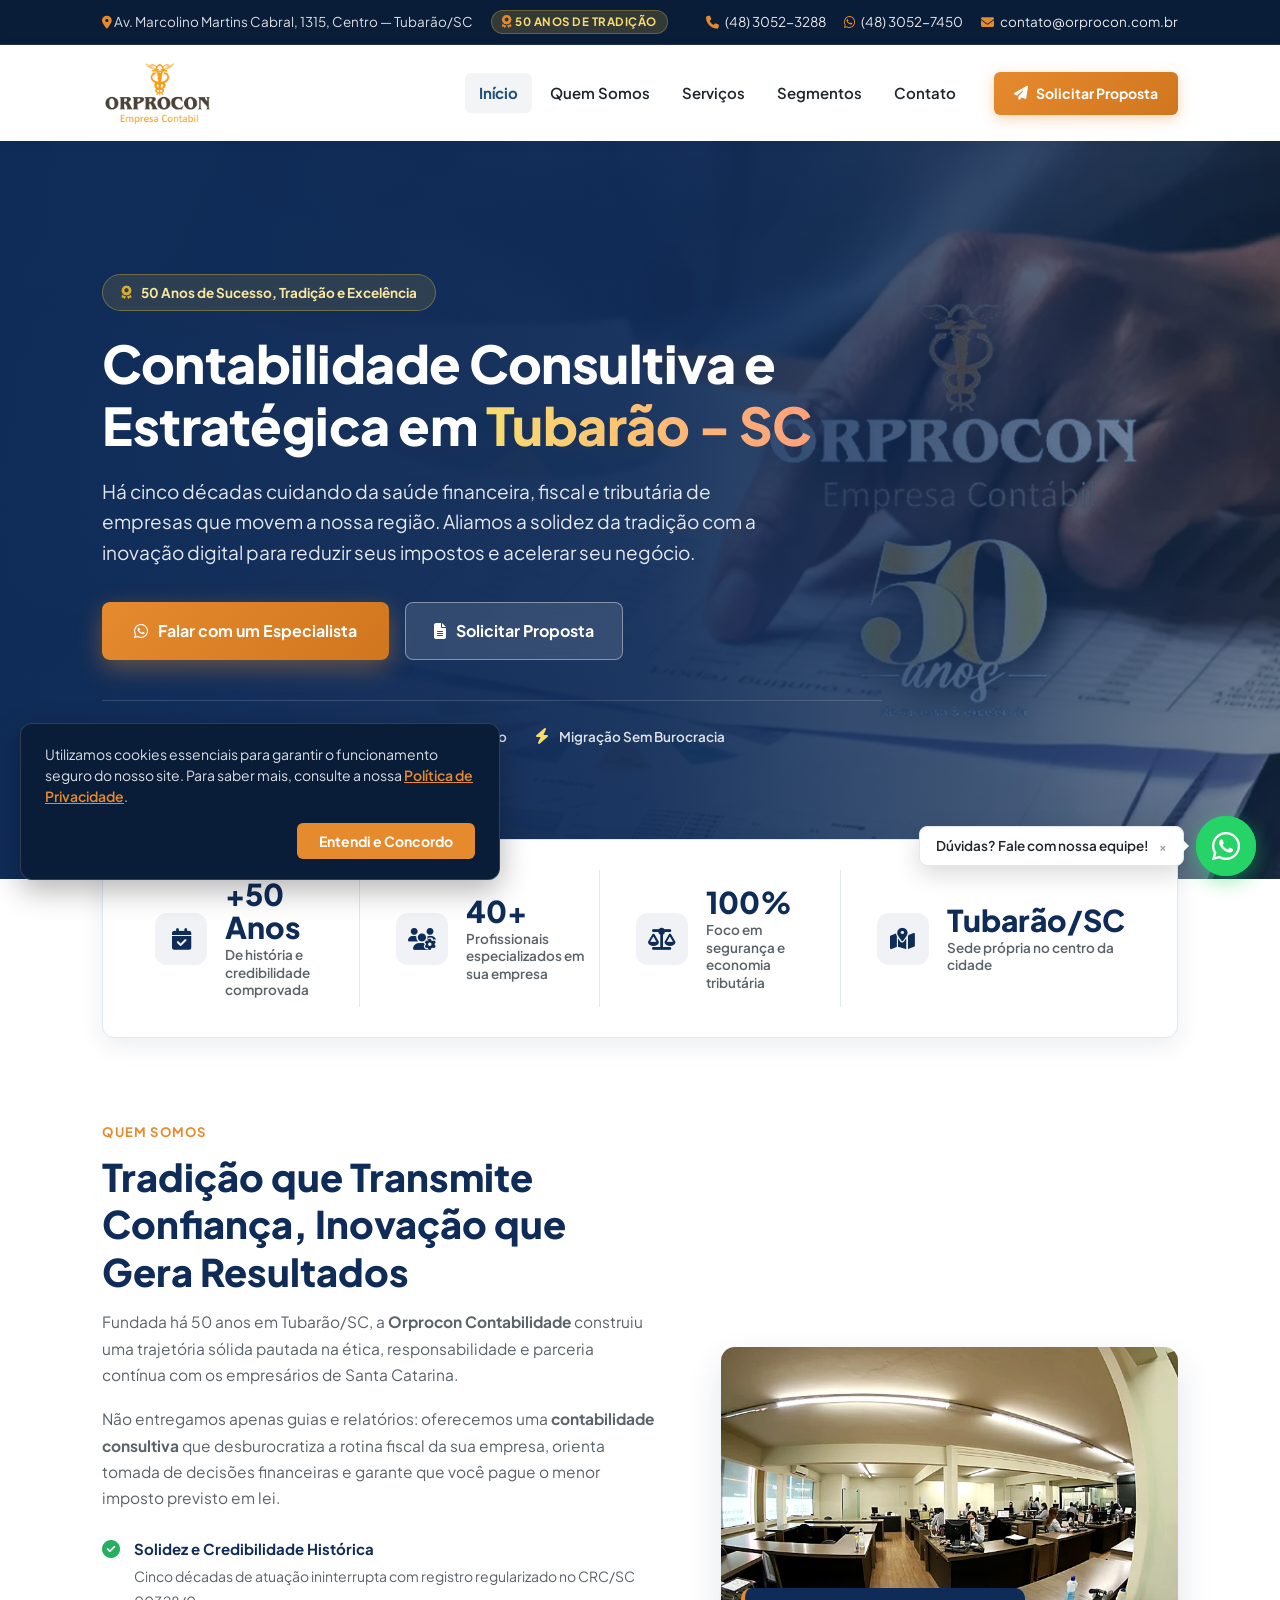
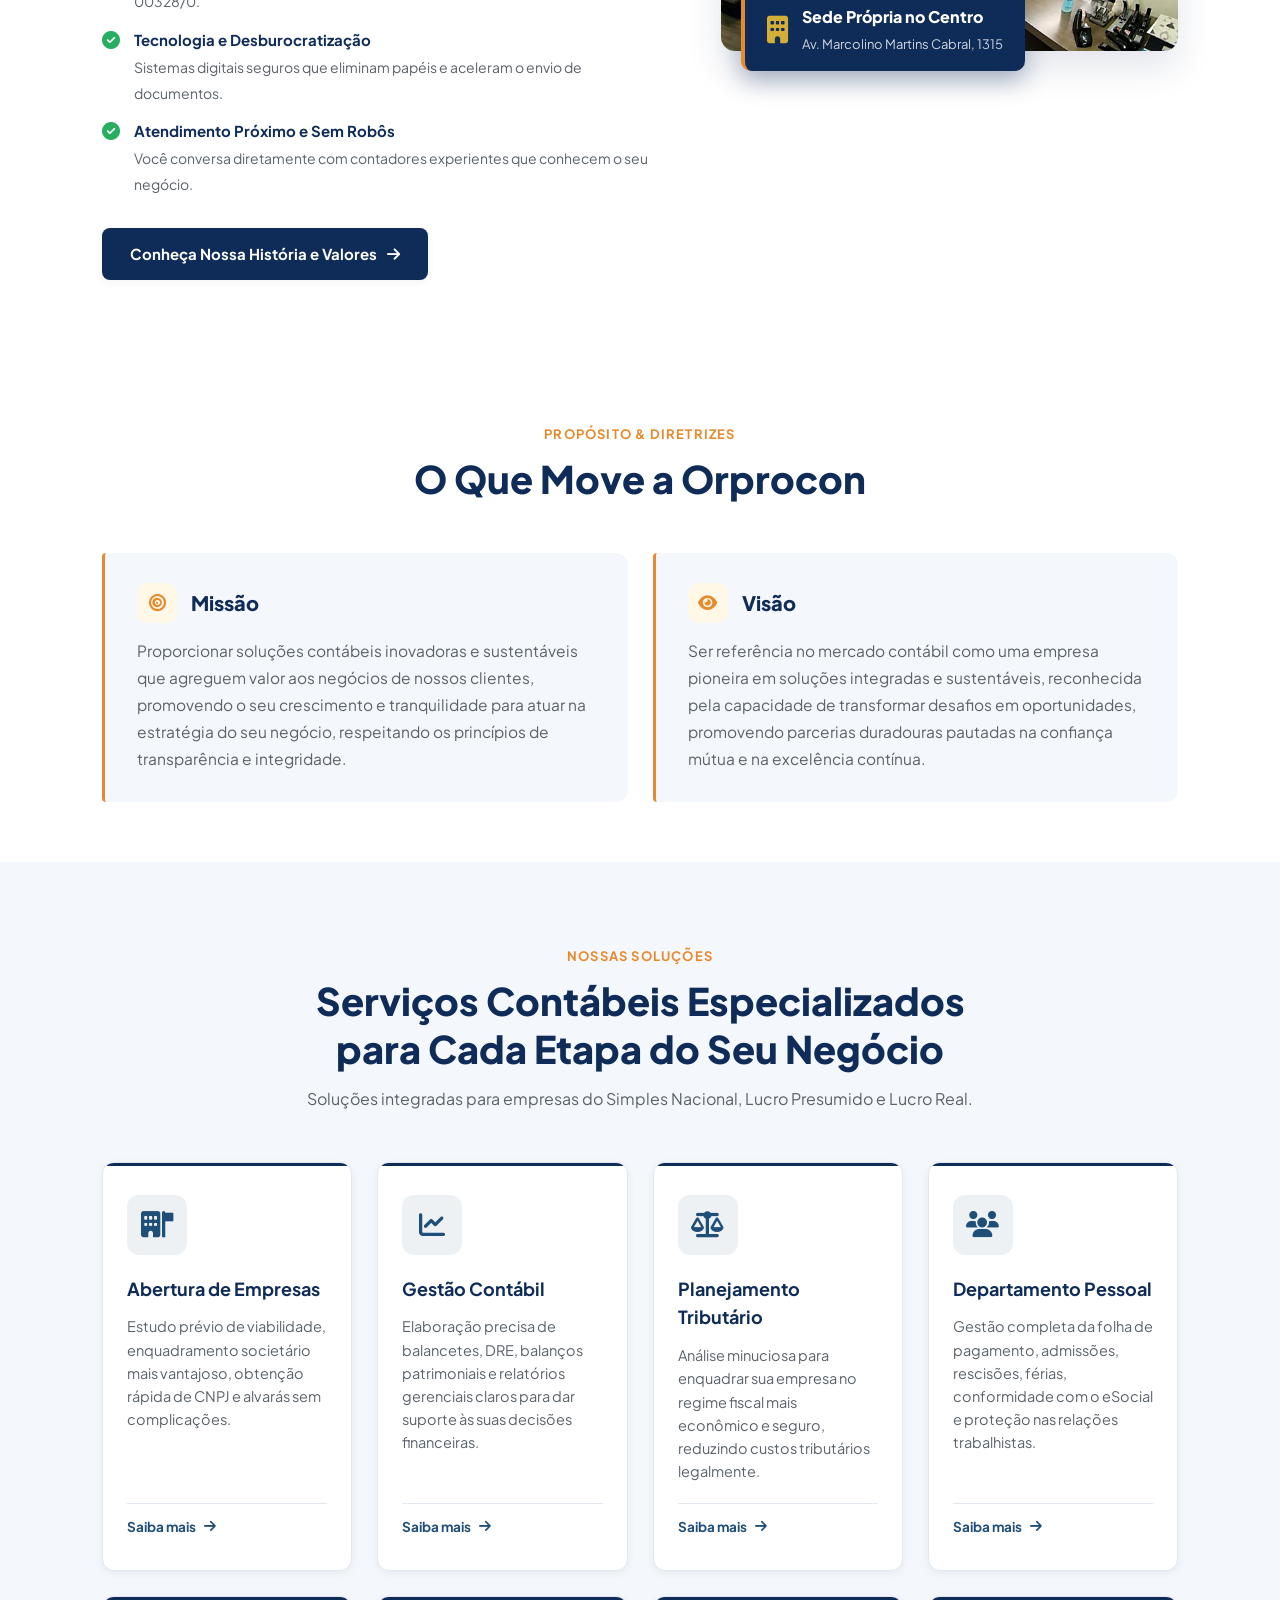
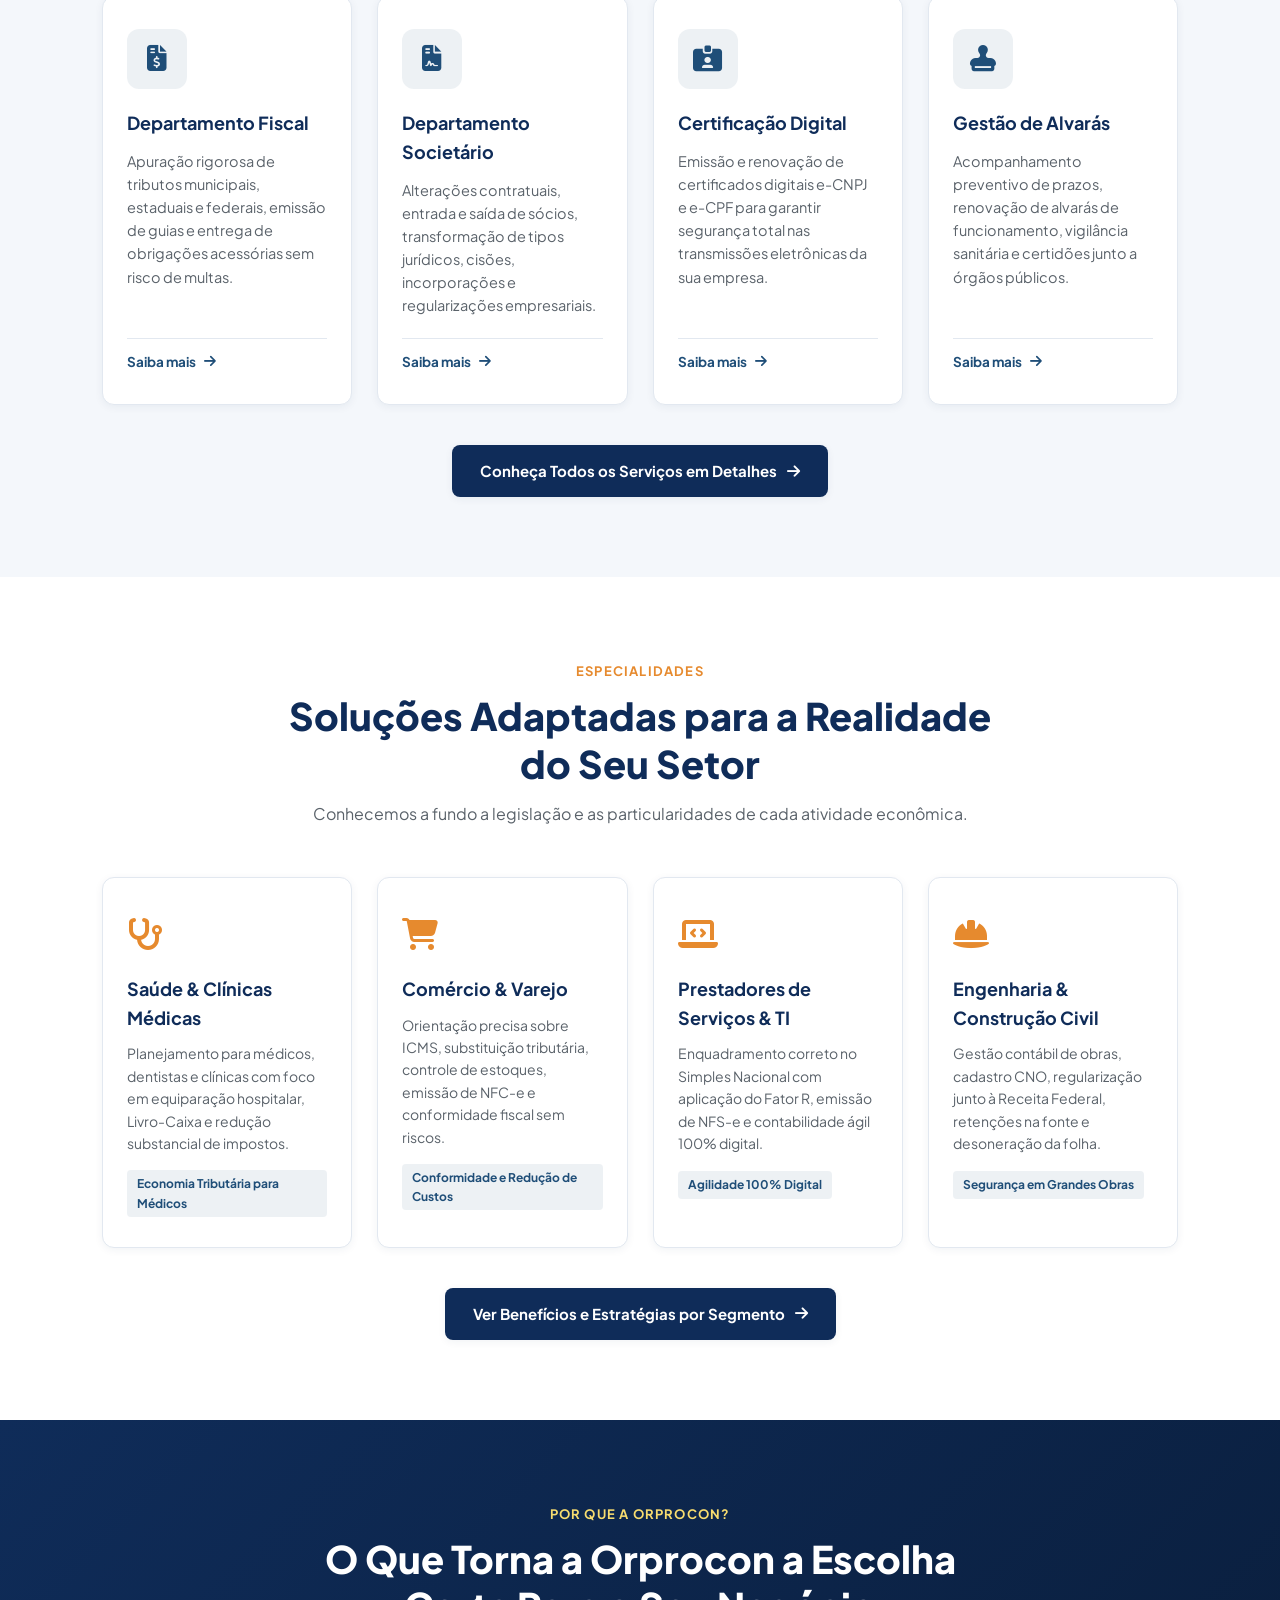
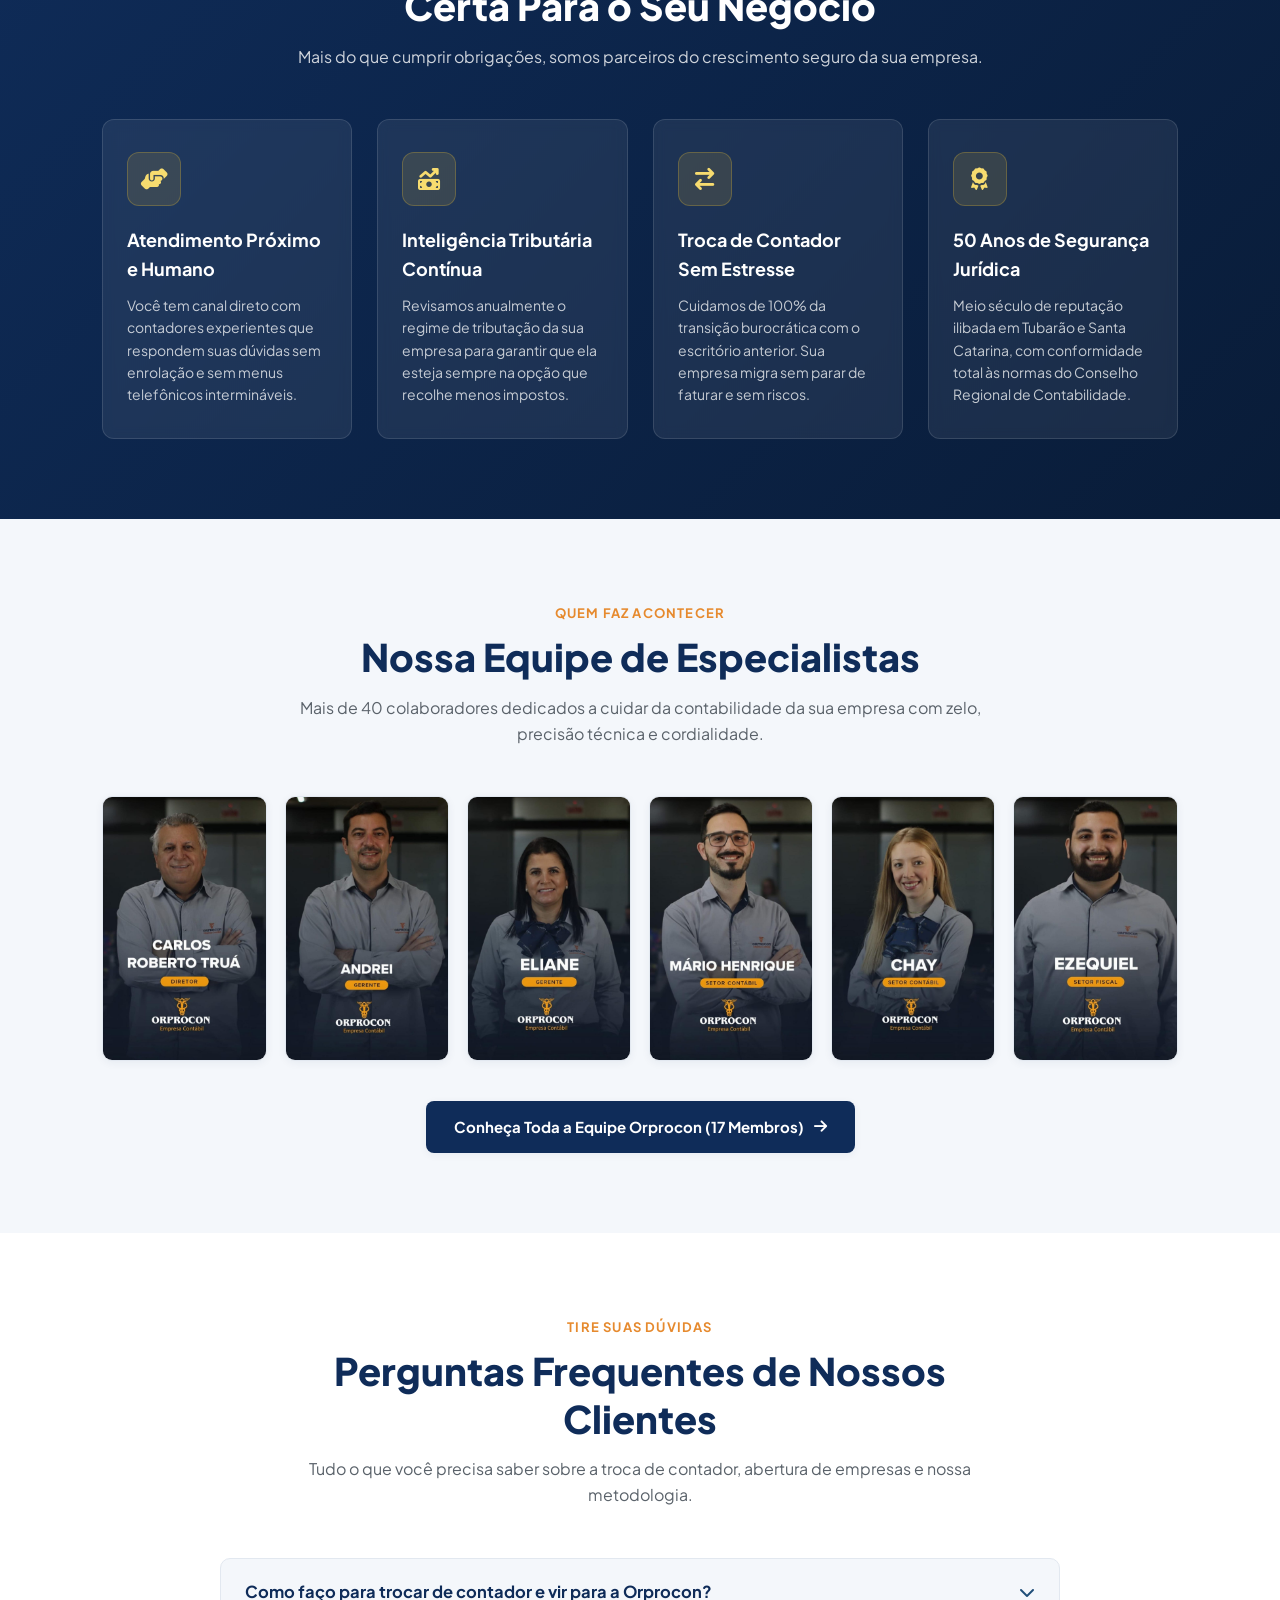
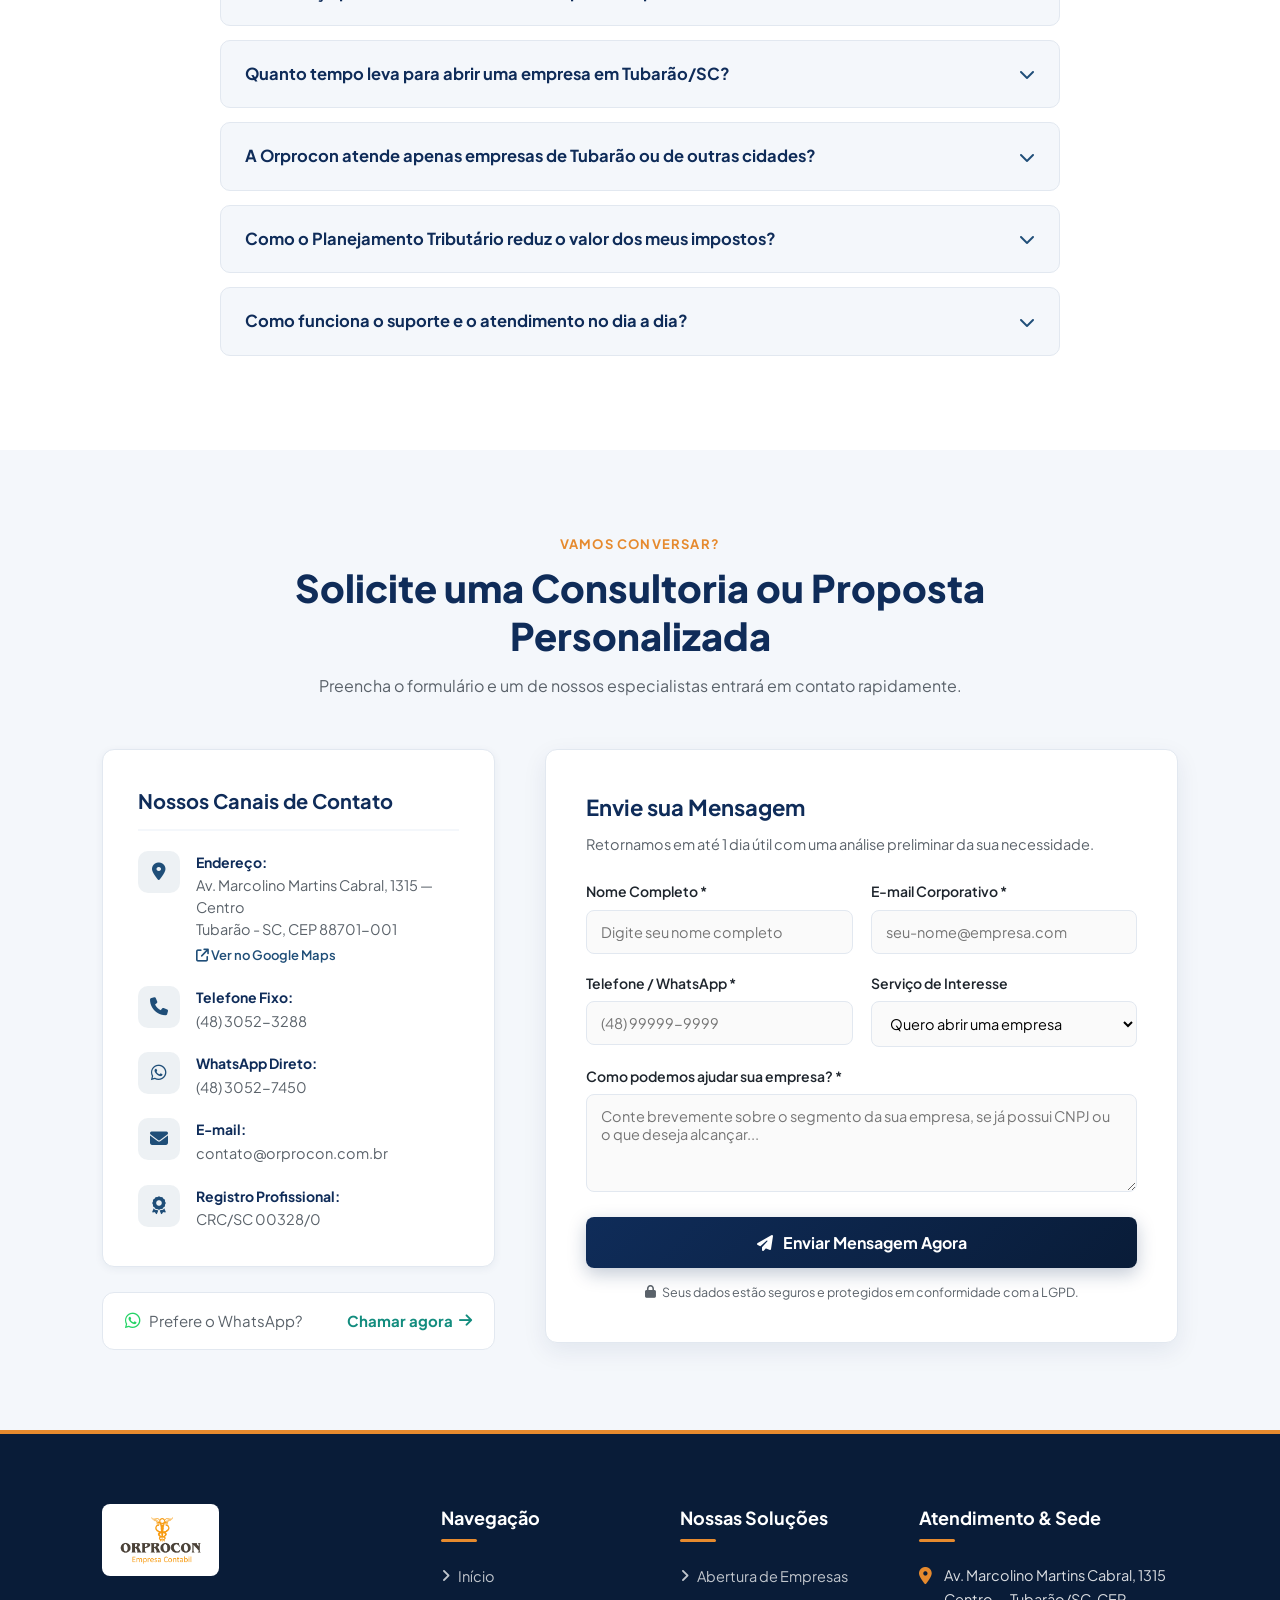
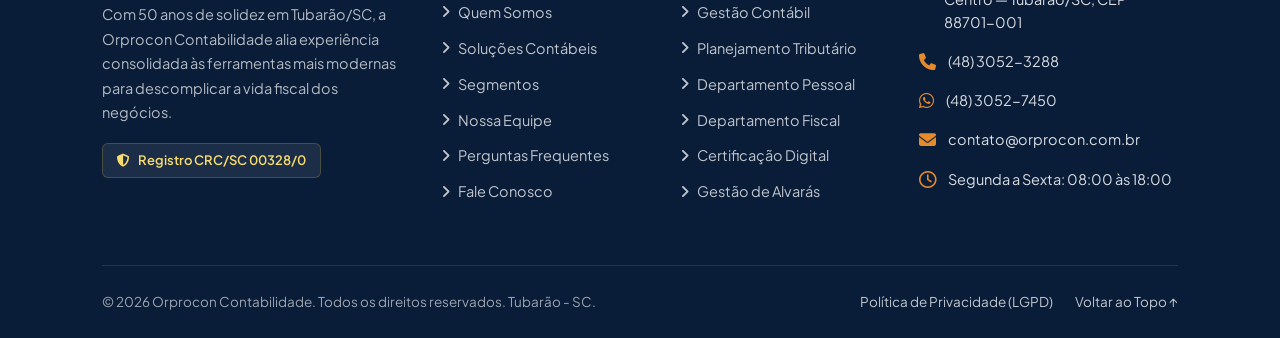
<file: index.html>
<!DOCTYPE html>
<html lang="pt-BR">
<head>
    <meta charset="UTF-8">
    <meta name="viewport" content="width=device-width, initial-scale=1.0">
    <title>Orprocon Contabilidade | 50 Anos de Gestão Contábil em Tubarão - SC</title>
    <meta name="description" content="Há 50 anos prestando serviços de contabilidade com excelência em Tubarão - SC: abertura de empresas, gestão contábil, fiscal, departamento pessoal e planejamento tributário.">
    <link rel="canonical" href="https://clientesorprocon.com.br/">

    <!-- Favicon -->
    <link rel="icon" href="favicon.ico" sizes="any">
    <link rel="icon" type="image/png" sizes="32x32" href="assets/img/favicon/favicon-32x32.png">
    <link rel="icon" type="image/png" sizes="16x16" href="assets/img/favicon/favicon-16x16.png">
    <link rel="apple-touch-icon" href="apple-touch-icon.png">

    <!-- Open Graph / Redes Sociais -->
    <meta property="og:type" content="website">
    <meta property="og:locale" content="pt_BR">
    <meta property="og:site_name" content="Orprocon Contabilidade">
    <meta property="og:title" content="Orprocon Contabilidade | 50 Anos de Gestão Contábil em Tubarão - SC">
    <meta property="og:description" content="Tradição de 50 anos e inovação contábil para sua empresa pagar menos impostos e crescer com segurança em Tubarão - SC.">
    <meta property="og:url" content="https://clientesorprocon.com.br/">
    <meta property="og:image" content="https://clientesorprocon.com.br/assets/img/hero-banner.png">

    <!-- Twitter Card -->
    <meta name="twitter:card" content="summary_large_image">
    <meta name="twitter:title" content="Orprocon Contabilidade | 50 Anos de Gestão Contábil em Tubarão - SC">
    <meta name="twitter:description" content="Tradição de 50 anos e inovação contábil para sua empresa crescer com segurança jurídica e fiscal em Tubarão - SC.">
    <meta name="twitter:image" content="https://clientesorprocon.com.br/assets/img/hero-banner.png">

    <!-- Google Fonts & Font Awesome -->
    <link rel="preconnect" href="https://fonts.googleapis.com">
    <link rel="preconnect" href="https://fonts.gstatic.com" crossorigin>
    <link href="https://fonts.googleapis.com/css2?family=Plus+Jakarta+Sans:wght@400;500;600;700;800&display=swap" rel="stylesheet">
    <link rel="stylesheet" href="https://cdnjs.cloudflare.com/ajax/libs/font-awesome/6.5.1/css/all.min.css">

    <!-- Estilos do Site -->
    <link rel="stylesheet" href="assets/css/base.css">
    <link rel="stylesheet" href="assets/css/layout.css">
    <link rel="stylesheet" href="assets/css/home.css">
    <link rel="stylesheet" href="assets/css/pages.css">

    <!-- Dados Estruturados Schema.org para o Google -->
    <script type="application/ld+json">
    {
        "@context": "https://schema.org",
        "@graph": [
            {
                "@type": "AccountingService",
                "@id": "https://clientesorprocon.com.br/#organization",
                "name": "Orprocon Contabilidade",
                "alternateName": "Orprocon Empresa Contábil",
                "image": "https://clientesorprocon.com.br/assets/img/logo-orprocon.png",
                "url": "https://clientesorprocon.com.br/",
                "telephone": "+55-48-3052-3288",
                "email": "contato@orprocon.com.br",
                "priceRange": "$$",
                "address": {
                    "@type": "PostalAddress",
                    "streetAddress": "Av. Marcolino Martins Cabral, 1315",
                    "addressLocality": "Tubarão",
                    "addressRegion": "SC",
                    "postalCode": "88701-001",
                    "addressCountry": "BR"
                },
                "geo": {
                    "@type": "GeoCoordinates",
                    "latitude": "-28.4746",
                    "longitude": "-49.0069"
                },
                "openingHoursSpecification": {
                    "@type": "OpeningHoursSpecification",
                    "dayOfWeek": [
                        "Monday",
                        "Tuesday",
                        "Wednesday",
                        "Thursday",
                        "Friday"
                    ],
                    "opens": "08:00",
                    "closes": "18:00"
                }
            },
            {
                "@type": "FAQPage",
                "@id": "https://clientesorprocon.com.br/#faq",
                "mainEntity": [
                    {
                        "@type": "Question",
                        "name": "Como faço para trocar de contador e trazer minha empresa para a Orprocon?",
                        "acceptedAnswer": {
                            "@type": "Answer",
                            "text": "É extremamente simples. A Orprocon cuida de todo o processo de transição com seu contador anterior, solicitando os documentos fiscais, livros contábeis e acessos necessários. Você não precisa se preocupar com nenhuma burocracia."
                        }
                    },
                    {
                        "@type": "Question",
                        "name": "Quanto tempo leva para abrir uma empresa em Tubarão/SC?",
                        "acceptedAnswer": {
                            "@type": "Answer",
                            "text": "Com o processo digital da Junta Comercial de Santa Catarina (JUCESC) e nossa equipe societária ágil, o CNPJ costuma ser emitido entre 24 e 48 horas úteis após a assinatura digital dos sócios."
                        }
                    },
                    {
                        "@type": "Question",
                        "name": "A Orprocon atende apenas empresas de Tubarão ou de outras regiões?",
                        "acceptedAnswer": {
                            "@type": "Answer",
                            "text": "Atendemos empresas de toda a região da AMUREL, de Santa Catarina e também clientes em outros estados, graças à nossa infraestrutura contábil 100% digital e segura."
                        }
                    },
                    {
                        "@type": "Question",
                        "name": "Como o Planejamento Tributário pode reduzir meus impostos?",
                        "acceptedAnswer": {
                            "@type": "Answer",
                            "text": "Realizamos simulações comparativas entre Simples Nacional, Lucro Presumido e Lucro Real, além de verificar benefícios fiscais específicos do seu setor (como Fator R, incentivos fiscais e equiparação hospitalar), garantindo que sua empresa pague apenas o estritamente necessário por lei."
                        }
                    },
                    {
                        "@type": "Question",
                        "name": "Como funciona o atendimento no dia a dia?",
                        "acceptedAnswer": {
                            "@type": "Answer",
                            "text": "Você tem contato direto e rápido com nossos especialistas através de WhatsApp corporativo, telefone, e-mail e reuniões presenciais em nossa sede própria no centro de Tubarão. Nada de tickets demorados ou atendimento automatizado."
                        }
                    }
                ]
            }
        ]
    }
    </script>
</head>
<body>

    <!-- Top Bar -->
    <div class="top-bar">
        <div class="top-bar-left">
            <span><i class="fa-solid fa-location-dot"></i> Av. Marcolino Martins Cabral, 1315, Centro — Tubarão/SC</span>
            <span class="top-bar-badge"><i class="fa-solid fa-award"></i> 50 ANOS DE TRADIÇÃO</span>
        </div>
        <div class="top-bar-right">
            <a href="tel:+554830523288"><i class="fa-solid fa-phone"></i> (48) 3052-3288</a>
            <a href="https://wa.me/554830527450" target="_blank" rel="noopener"><i class="fa-brands fa-whatsapp"></i> (48) 3052-7450</a>
            <a href="mailto:contato@orprocon.com.br"><i class="fa-solid fa-envelope"></i> contato@orprocon.com.br</a>
        </div>
    </div>

    <!-- Header -->
    <header>
        <div class="logo">
            <a href="index.html" aria-label="Página Inicial Orprocon">
                <img src="assets/img/logo-orprocon.png" alt="Orprocon Empresa Contábil">
            </a>
        </div>
        <button class="menu-toggle" id="menu-toggle" aria-label="Abrir menu" aria-expanded="false" aria-controls="nav-wrapper">
            <span></span><span></span><span></span>
        </button>
        <div class="nav-wrapper" id="nav-wrapper">
            <nav>
                <ul>
                    <li><a href="index.html" class="active">Início</a></li>
                    <li><a href="quem-somos.html">Quem Somos</a></li>
                    <li><a href="servicos.html">Serviços</a></li>
                    <li><a href="segmentos.html">Segmentos</a></li>
                    <li><a href="contato.html">Contato</a></li>
                </ul>
            </nav>
            <a href="contato.html" class="btn-cta">
                <i class="fa-solid fa-paper-plane"></i> Solicitar Proposta
            </a>
        </div>
    </header>

    <!-- Hero Section -->
    <section id="home" class="hero">
        <div class="hero-content">
            <div class="hero-badge">
                <i class="fa-solid fa-award"></i> 50 Anos de Sucesso, Tradição e Excelência
            </div>
            <h1>Contabilidade Consultiva e Estratégica em <span class="highlight">Tubarão - SC</span></h1>
            <p class="hero-subtitle">
                Há cinco décadas cuidando da saúde financeira, fiscal e tributária de empresas que movem a nossa região. Aliamos a solidez da tradição com a inovação digital para reduzir seus impostos e acelerar seu negócio.
            </p>
            <div class="hero-buttons">
                <a href="https://wa.me/554830527450?text=Ol%C3%A1!%20Vim%20pelo%20site%20da%20Orprocon%20e%20gostaria%20de%20conversar%20sobre%20servi%C3%A7os%20cont%C3%A1beis." target="_blank" rel="noopener" class="btn-hero-primary">
                    <i class="fa-brands fa-whatsapp"></i> Falar com um Especialista
                </a>
                <a href="contato.html" class="btn-hero-secondary">
                    <i class="fa-solid fa-file-lines"></i> Solicitar Proposta
                </a>
            </div>
            <div class="hero-trust">
                <div class="trust-item">
                    <i class="fa-solid fa-shield-halved"></i>
                    <span>CRC/SC 00328/0 Ativo</span>
                </div>
                <div class="trust-item">
                    <i class="fa-solid fa-user-check"></i>
                    <span>Atendimento Humanizado</span>
                </div>
                <div class="trust-item">
                    <i class="fa-solid fa-bolt"></i>
                    <span>Migração Sem Burocracia</span>
                </div>
            </div>
        </div>
    </section>

    <!-- Faixa de Métricas e Autoridade -->
    <div class="stats-bar">
        <div class="stats-grid">
            <div class="stat-item">
                <div class="stat-icon"><i class="fa-solid fa-calendar-check"></i></div>
                <div class="stat-info">
                    <h3>+50 Anos</h3>
                    <p>De história e credibilidade comprovada</p>
                </div>
            </div>
            <div class="stat-item">
                <div class="stat-icon"><i class="fa-solid fa-users-gear"></i></div>
                <div class="stat-info">
                    <h3>40+</h3>
                    <p>Profissionais especializados em sua empresa</p>
                </div>
            </div>
            <div class="stat-item">
                <div class="stat-icon"><i class="fa-solid fa-scale-balanced"></i></div>
                <div class="stat-info">
                    <h3>100%</h3>
                    <p>Foco em segurança e economia tributária</p>
                </div>
            </div>
            <div class="stat-item">
                <div class="stat-icon"><i class="fa-solid fa-map-location-dot"></i></div>
                <div class="stat-info">
                    <h3>Tubarão/SC</h3>
                    <p>Sede própria no centro da cidade</p>
                </div>
            </div>
        </div>
    </div>

    <!-- Sobre a Orprocon -->
    <section id="sobre" class="about">
        <div class="about-content">
            <span class="section-tag">QUEM SOMOS</span>
            <h2 class="section-title">Tradição que Transmite Confiança, Inovação que Gera Resultados</h2>
            <p>
                Fundada há 50 anos em Tubarão/SC, a <strong>Orprocon Contabilidade</strong> construiu uma trajetória sólida pautada na ética, responsabilidade e parceria contínua com os empresários de Santa Catarina.
            </p>
            <p>
                Não entregamos apenas guias e relatórios: oferecemos uma <strong>contabilidade consultiva</strong> que desburocratiza a rotina fiscal da sua empresa, orienta tomada de decisões financeiras e garante que você pague o menor imposto previsto em lei.
            </p>

            <div class="about-pillars">
                <div class="about-pillar-item">
                    <i class="fa-solid fa-circle-check"></i>
                    <div>
                        <strong>Solidez e Credibilidade Histórica</strong>
                        <span>Cinco décadas de atuação ininterrupta com registro regularizado no CRC/SC 00328/0.</span>
                    </div>
                </div>
                <div class="about-pillar-item">
                    <i class="fa-solid fa-circle-check"></i>
                    <div>
                        <strong>Tecnologia e Desburocratização</strong>
                        <span>Sistemas digitais seguros que eliminam papéis e aceleram o envio de documentos.</span>
                    </div>
                </div>
                <div class="about-pillar-item">
                    <i class="fa-solid fa-circle-check"></i>
                    <div>
                        <strong>Atendimento Próximo e Sem Robôs</strong>
                        <span>Você conversa diretamente com contadores experientes que conhecem o seu negócio.</span>
                    </div>
                </div>
            </div>

            <div style="margin-top: 32px;">
                <a href="quem-somos.html" class="btn-section-link">
                    Conheça Nossa História e Valores <i class="fa-solid fa-arrow-right"></i>
                </a>
            </div>
        </div>
        <div class="about-image">
            <div class="about-image-wrapper">
                <img src="assets/img/escritorio.jpg" alt="Escritório da Orprocon Contabilidade em Tubarão" loading="lazy">
            </div>
            <div class="about-badge">
                <i class="fa-solid fa-building"></i>
                <div>
                    <strong>Sede Própria no Centro</strong>
                    <span>Av. Marcolino Martins Cabral, 1315</span>
                </div>
            </div>
        </div>
    </section>

    <!-- Missão e Visão (Destaque Institucional) -->
    <section class="mvv" style="padding-top: 60px; padding-bottom: 60px;">
        <div class="section-header">
            <span class="section-tag">PROPÓSITO & DIRETRIZES</span>
            <h2 class="section-title">O Que Move a Orprocon</h2>
        </div>

        <div class="mvv-grid">
            <div class="mvv-card">
                <div class="mvv-icon"><i class="fa-solid fa-bullseye"></i></div>
                <h3>Missão</h3>
                <p>Proporcionar soluções contábeis inovadoras e sustentáveis que agreguem valor aos negócios de nossos clientes, promovendo o seu crescimento e tranquilidade para atuar na estratégia do seu negócio, respeitando os princípios de transparência e integridade.</p>
            </div>
            <div class="mvv-card">
                <div class="mvv-icon"><i class="fa-solid fa-eye"></i></div>
                <h3>Visão</h3>
                <p>Ser referência no mercado contábil como uma empresa pioneira em soluções integradas e sustentáveis, reconhecida pela capacidade de transformar desafios em oportunidades, promovendo parcerias duradouras pautadas na confiança mútua e na excelência contínua.</p>
            </div>
        </div>
    </section>

    <!-- Serviços -->
    <section id="servicos" class="services">
        <div class="section-header">
            <span class="section-tag">NOSSAS SOLUÇÕES</span>
            <h2 class="section-title">Serviços Contábeis Especializados para Cada Etapa do Seu Negócio</h2>
            <p class="section-subtitle">Soluções integradas para empresas do Simples Nacional, Lucro Presumido e Lucro Real.</p>
        </div>

        <div class="services-grid">
            <div class="service-card">
                <div class="service-icon"><i class="fa-solid fa-building-flag"></i></div>
                <h3>Abertura de Empresas</h3>
                <p>Estudo prévio de viabilidade, enquadramento societário mais vantajoso, obtenção rápida de CNPJ e alvarás sem complicações.</p>
                <a href="servicos.html#abertura" class="service-cta">
                    Saiba mais <i class="fa-solid fa-arrow-right"></i>
                </a>
            </div>

            <div class="service-card">
                <div class="service-icon"><i class="fa-solid fa-chart-line"></i></div>
                <h3>Gestão Contábil</h3>
                <p>Elaboração precisa de balancetes, DRE, balanços patrimoniais e relatórios gerenciais claros para dar suporte às suas decisões financeiras.</p>
                <a href="servicos.html#contabil" class="service-cta">
                    Saiba mais <i class="fa-solid fa-arrow-right"></i>
                </a>
            </div>

            <div class="service-card">
                <div class="service-icon"><i class="fa-solid fa-scale-balanced"></i></div>
                <h3>Planejamento Tributário</h3>
                <p>Análise minuciosa para enquadrar sua empresa no regime fiscal mais econômico e seguro, reduzindo custos tributários legalmente.</p>
                <a href="servicos.html#tributario" class="service-cta">
                    Saiba mais <i class="fa-solid fa-arrow-right"></i>
                </a>
            </div>

            <div class="service-card">
                <div class="service-icon"><i class="fa-solid fa-users"></i></div>
                <h3>Departamento Pessoal</h3>
                <p>Gestão completa da folha de pagamento, admissões, rescisões, férias, conformidade com o eSocial e proteção nas relações trabalhistas.</p>
                <a href="servicos.html#pessoal" class="service-cta">
                    Saiba mais <i class="fa-solid fa-arrow-right"></i>
                </a>
            </div>

            <div class="service-card">
                <div class="service-icon"><i class="fa-solid fa-file-invoice-dollar"></i></div>
                <h3>Departamento Fiscal</h3>
                <p>Apuração rigorosa de tributos municipais, estaduais e federais, emissão de guias e entrega de obrigações acessórias sem risco de multas.</p>
                <a href="servicos.html#fiscal" class="service-cta">
                    Saiba mais <i class="fa-solid fa-arrow-right"></i>
                </a>
            </div>

            <div class="service-card">
                <div class="service-icon"><i class="fa-solid fa-file-contract"></i></div>
                <h3>Departamento Societário</h3>
                <p>Alterações contratuais, entrada e saída de sócios, transformação de tipos jurídicos, cisões, incorporações e regularizações empresariais.</p>
                <a href="servicos.html#societario" class="service-cta">
                    Saiba mais <i class="fa-solid fa-arrow-right"></i>
                </a>
            </div>

            <div class="service-card">
                <div class="service-icon"><i class="fa-solid fa-id-card-clip"></i></div>
                <h3>Certificação Digital</h3>
                <p>Emissão e renovação de certificados digitais e-CNPJ e e-CPF para garantir segurança total nas transmissões eletrônicas da sua empresa.</p>
                <a href="servicos.html#certificacao" class="service-cta">
                    Saiba mais <i class="fa-solid fa-arrow-right"></i>
                </a>
            </div>

            <div class="service-card">
                <div class="service-icon"><i class="fa-solid fa-stamp"></i></div>
                <h3>Gestão de Alvarás</h3>
                <p>Acompanhamento preventivo de prazos, renovação de alvarás de funcionamento, vigilância sanitária e certidões junto a órgãos públicos.</p>
                <a href="servicos.html#alvaras" class="service-cta">
                    Saiba mais <i class="fa-solid fa-arrow-right"></i>
                </a>
            </div>
        </div>

        <div class="section-footer-cta">
            <a href="servicos.html" class="btn-section-link">
                Conheça Todos os Serviços em Detalhes <i class="fa-solid fa-arrow-right"></i>
            </a>
        </div>
    </section>

    <!-- Segmentos Atendidos -->
    <section id="segmentos" class="segments">
        <div class="section-header">
            <span class="section-tag">ESPECIALIDADES</span>
            <h2 class="section-title">Soluções Adaptadas para a Realidade do Seu Setor</h2>
            <p class="section-subtitle">Conhecemos a fundo a legislação e as particularidades de cada atividade econômica.</p>
        </div>

        <div class="segments-grid">
            <div class="segment-card">
                <div class="segment-icon"><i class="fa-solid fa-stethoscope"></i></div>
                <h3>Saúde & Clínicas Médicas</h3>
                <p>Planejamento para médicos, dentistas e clínicas com foco em equiparação hospitalar, Livro-Caixa e redução substancial de impostos.</p>
                <span class="segment-badge">Economia Tributária para Médicos</span>
            </div>

            <div class="segment-card">
                <div class="segment-icon"><i class="fa-solid fa-cart-shopping"></i></div>
                <h3>Comércio & Varejo</h3>
                <p>Orientação precisa sobre ICMS, substituição tributária, controle de estoques, emissão de NFC-e e conformidade fiscal sem riscos.</p>
                <span class="segment-badge">Conformidade e Redução de Custos</span>
            </div>

            <div class="segment-card">
                <div class="segment-icon"><i class="fa-solid fa-laptop-code"></i></div>
                <h3>Prestadores de Serviços & TI</h3>
                <p>Enquadramento correto no Simples Nacional com aplicação do Fator R, emissão de NFS-e e contabilidade ágil 100% digital.</p>
                <span class="segment-badge">Agilidade 100% Digital</span>
            </div>

            <div class="segment-card">
                <div class="segment-icon"><i class="fa-solid fa-helmet-safety"></i></div>
                <h3>Engenharia & Construção Civil</h3>
                <p>Gestão contábil de obras, cadastro CNO, regularização junto à Receita Federal, retenções na fonte e desoneração da folha.</p>
                <span class="segment-badge">Segurança em Grandes Obras</span>
            </div>
        </div>

        <div class="section-footer-cta">
            <a href="segmentos.html" class="btn-section-link">
                Ver Benefícios e Estratégias por Segmento <i class="fa-solid fa-arrow-right"></i>
            </a>
        </div>
    </section>

    <!-- Diferenciais -->
    <section id="diferenciais" class="differentials">
        <div class="section-header">
            <span class="section-tag">POR QUE A ORPROCON?</span>
            <h2 class="section-title">O Que Torna a Orprocon a Escolha Certa Para o Seu Negócio</h2>
            <p class="section-subtitle">Mais do que cumprir obrigações, somos parceiros do crescimento seguro da sua empresa.</p>
        </div>

        <div class="differentials-grid">
            <div class="differential-card">
                <div class="differential-icon"><i class="fa-solid fa-handshake-angle"></i></div>
                <h3>Atendimento Próximo e Humano</h3>
                <p>Você tem canal direto com contadores experientes que respondem suas dúvidas sem enrolação e sem menus telefônicos intermináveis.</p>
            </div>

            <div class="differential-card">
                <div class="differential-icon"><i class="fa-solid fa-money-bill-trend-up"></i></div>
                <h3>Inteligência Tributária Contínua</h3>
                <p>Revisamos anualmente o regime de tributação da sua empresa para garantir que ela esteja sempre na opção que recolhe menos impostos.</p>
            </div>

            <div class="differential-card">
                <div class="differential-icon"><i class="fa-solid fa-arrow-right-arrow-left"></i></div>
                <h3>Troca de Contador Sem Estresse</h3>
                <p>Cuidamos de 100% da transição burocrática com o escritório anterior. Sua empresa migra sem parar de faturar e sem riscos.</p>
            </div>

            <div class="differential-card">
                <div class="differential-icon"><i class="fa-solid fa-award"></i></div>
                <h3>50 Anos de Segurança Jurídica</h3>
                <p>Meio século de reputação ilibada em Tubarão e Santa Catarina, com conformidade total às normas do Conselho Regional de Contabilidade.</p>
            </div>
        </div>
    </section>

    <!-- Nossa Equipe (Teaser com Link para Página Dedicada) -->
    <section id="equipe" class="team">
        <div class="section-header">
            <span class="section-tag">QUEM FAZ ACONTECER</span>
            <h2 class="section-title">Nossa Equipe de Especialistas</h2>
            <p class="section-subtitle">Mais de 40 colaboradores dedicados a cuidar da contabilidade da sua empresa com zelo, precisão técnica e cordialidade.</p>
        </div>

        <div class="team-grid" id="team-grid">
            <div class="team-card">
                <img src="assets/img/equipe/01-carlos-roberto.jpg" alt="Carlos Roberto Truá - Diretor da Orprocon Contabilidade" loading="lazy">
                <span class="team-zoom-hint"><i class="fa-solid fa-magnifying-glass-plus"></i></span>
            </div>
            <div class="team-card">
                <img src="assets/img/equipe/02-andrei.jpg" alt="Andrei - Gerente da Orprocon Contabilidade" loading="lazy">
                <span class="team-zoom-hint"><i class="fa-solid fa-magnifying-glass-plus"></i></span>
            </div>
            <div class="team-card">
                <img src="assets/img/equipe/03-eliane.jpg" alt="Eliane - Equipe Orprocon Contabilidade" loading="lazy">
                <span class="team-zoom-hint"><i class="fa-solid fa-magnifying-glass-plus"></i></span>
            </div>
            <div class="team-card">
                <img src="assets/img/equipe/04-mario-henrique.jpg" alt="Mario Henrique - Equipe Orprocon Contabilidade" loading="lazy">
                <span class="team-zoom-hint"><i class="fa-solid fa-magnifying-glass-plus"></i></span>
            </div>
            <div class="team-card">
                <img src="assets/img/equipe/05-chay.jpg" alt="Chay - Equipe Orprocon Contabilidade" loading="lazy">
                <span class="team-zoom-hint"><i class="fa-solid fa-magnifying-glass-plus"></i></span>
            </div>
            <div class="team-card">
                <img src="assets/img/equipe/06-ezequiel.jpg" alt="Ezequiel - Equipe Orprocon Contabilidade" loading="lazy">
                <span class="team-zoom-hint"><i class="fa-solid fa-magnifying-glass-plus"></i></span>
            </div>
        </div>

        <div class="section-footer-cta">
            <a href="quem-somos.html#equipe" class="btn-section-link">
                Conheça Toda a Equipe Orprocon (17 Membros) <i class="fa-solid fa-arrow-right"></i>
            </a>
        </div>
    </section>

    <!-- FAQ (Perguntas Frequentes) -->
    <section id="faq" class="faq">
        <div class="section-header">
            <span class="section-tag">TIRE SUAS DÚVIDAS</span>
            <h2 class="section-title">Perguntas Frequentes de Nossos Clientes</h2>
            <p class="section-subtitle">Tudo o que você precisa saber sobre a troca de contador, abertura de empresas e nossa metodologia.</p>
        </div>

        <div class="faq-container">
            <div class="faq-item">
                <div class="faq-question">
                    <h3>Como faço para trocar de contador e vir para a Orprocon?</h3>
                    <span class="faq-icon"><i class="fa-solid fa-chevron-down"></i></span>
                </div>
                <div class="faq-answer">
                    <p>É extremamente simples! Você só precisa manifestar seu desejo de trocar de escritório. A equipe da Orprocon entra em contato com seu contador anterior, solicita toda a documentação legal e histórico contábil, e realiza a transição sem nenhuma interrupção nas atividades da sua empresa.</p>
                </div>
            </div>

            <div class="faq-item">
                <div class="faq-question">
                    <h3>Quanto tempo leva para abrir uma empresa em Tubarão/SC?</h3>
                    <span class="faq-icon"><i class="fa-solid fa-chevron-down"></i></span>
                </div>
                <div class="faq-answer">
                    <p>Através do sistema 100% digital da Junta Comercial de Santa Catarina (JUCESC) e da agilidade do nosso departamento societário, a emissão do CNPJ costuma ocorrer entre 24 e 48 horas úteis após a assinatura digital dos sócios.</p>
                </div>
            </div>

            <div class="faq-item">
                <div class="faq-question">
                    <h3>A Orprocon atende apenas empresas de Tubarão ou de outras cidades?</h3>
                    <span class="faq-icon"><i class="fa-solid fa-chevron-down"></i></span>
                </div>
                <div class="faq-answer">
                    <p>Atendemos empresas de toda a região da AMUREL (Capivari de Baixo, Laguna, Braço do Norte, Jaguaruna, etc.), de todo o estado de Santa Catarina e também clientes em outras regiões do Brasil, graças à nossa estrutura digital segura e em nuvem.</p>
                </div>
            </div>

            <div class="faq-item">
                <div class="faq-question">
                    <h3>Como o Planejamento Tributário reduz o valor dos meus impostos?</h3>
                    <span class="faq-icon"><i class="fa-solid fa-chevron-down"></i></span>
                </div>
                <div class="faq-answer">
                    <p>Realizamos uma simulação detalhada comparando os regimes do Simples Nacional, Lucro Presumido e Lucro Real, além de identificar benefícios fiscais como o Fator R (para prestadores de serviços), incentivos e equiparação hospitalar para clínicas. O objetivo é assegurar o menor imposto previsto na lei.</p>
                </div>
            </div>

            <div class="faq-item">
                <div class="faq-question">
                    <h3>Como funciona o suporte e o atendimento no dia a dia?</h3>
                    <span class="faq-icon"><i class="fa-solid fa-chevron-down"></i></span>
                </div>
                <div class="faq-answer">
                    <p>Você tem atendimento direto e humanizado via WhatsApp corporativo, telefone e e-mail com o setor responsável pelo seu assunto (Fiscal, Pessoal, Contábil ou Societário), além de poder agendar reuniões presenciais em nossa sede própria no centro de Tubarão.</p>
                </div>
            </div>
        </div>
    </section>

    <!-- Contato & Proposta -->
    <section id="contato" class="contact">
        <div class="section-header">
            <span class="section-tag">VAMOS CONVERSAR?</span>
            <h2 class="section-title">Solicite uma Consultoria ou Proposta Personalizada</h2>
            <p class="section-subtitle">Preencha o formulário e um de nossos especialistas entrará em contato rapidamente.</p>
        </div>

        <div class="contact-container">
            <div class="contact-info">
                <div class="contact-info-card">
                    <h3>Nossos Canais de Contato</h3>
                    <div class="info-item">
                        <span class="icon"><i class="fa-solid fa-location-dot"></i></span>
                        <div>
                            <strong>Endereço:</strong>
                            <p>Av. Marcolino Martins Cabral, 1315 — Centro<br>Tubarão - SC, CEP 88701-001</p>
                            <a href="https://maps.google.com/?q=Av.+Marcolino+Martins+Cabral,+1315,+Tubarao+-+SC" target="_blank" rel="noopener" style="font-size: 13px; color: var(--secondary-color); font-weight: 600;">
                                <i class="fa-solid fa-arrow-up-right-from-square"></i> Ver no Google Maps
                            </a>
                        </div>
                    </div>
                    <div class="info-item">
                        <span class="icon"><i class="fa-solid fa-phone"></i></span>
                        <div>
                            <strong>Telefone Fixo:</strong>
                            <p><a href="tel:+554830523288">(48) 3052-3288</a></p>
                        </div>
                    </div>
                    <div class="info-item">
                        <span class="icon"><i class="fa-brands fa-whatsapp"></i></span>
                        <div>
                            <strong>WhatsApp Direto:</strong>
                            <p><a href="https://wa.me/554830527450" target="_blank" rel="noopener">(48) 3052-7450</a></p>
                        </div>
                    </div>
                    <div class="info-item">
                        <span class="icon"><i class="fa-solid fa-envelope"></i></span>
                        <div>
                            <strong>E-mail:</strong>
                            <p><a href="mailto:contato@orprocon.com.br">contato@orprocon.com.br</a></p>
                        </div>
                    </div>
                    <div class="info-item">
                        <span class="icon"><i class="fa-solid fa-award"></i></span>
                        <div>
                            <strong>Registro Profissional:</strong>
                            <p>CRC/SC 00328/0</p>
                        </div>
                    </div>
                </div>

                <div class="contact-quick-whatsapp">
                    <span><i class="fa-brands fa-whatsapp"></i> Prefere o WhatsApp?</span>
                    <a href="https://wa.me/554830527450?text=Ol%C3%A1!%20Gostaria%20de%20um%20atendimento%20r%C3%A1pido%20para%20minha%20empresa." target="_blank" rel="noopener" class="btn-quick-whatsapp">
                        Chamar agora <i class="fa-solid fa-arrow-right"></i>
                    </a>
                </div>
            </div>

            <form class="contact-form" action="https://formsubmit.co/contato@orprocon.com.br" method="POST">
                <input type="hidden" name="_subject" value="Nova solicitação pelo site Orprocon Contabilidade">
                <input type="hidden" name="_captcha" value="true">
                <input type="hidden" name="_template" value="table">
                <input type="hidden" name="_next" value="https://clientesorprocon.com.br/obrigado.html">
                <input type="hidden" name="_autoresponse" value="Olá! Recebemos sua mensagem através do site da Orprocon Contabilidade e agradecemos o contato. Nossa equipe já foi notificada e um de nossos especialistas entrará em contato com você em breve. Se preferir, você também pode falar conosco diretamente pelo WhatsApp: (48) 3052-7450. Atenciosamente, Equipe Orprocon.">

                <h3>Envie sua Mensagem</h3>
                <p>Retornamos em até 1 dia útil com uma análise preliminar da sua necessidade.</p>

                <div class="form-row">
                    <div class="form-group">
                        <label for="name">Nome Completo *</label>
                        <input type="text" id="name" name="Nome" required placeholder="Digite seu nome completo">
                    </div>
                    <div class="form-group">
                        <label for="email">E-mail Corporativo *</label>
                        <input type="email" id="email" name="email" required placeholder="seu-nome@empresa.com">
                    </div>
                </div>

                <div class="form-row">
                    <div class="form-group">
                        <label for="phone">Telefone / WhatsApp *</label>
                        <input type="tel" id="phone" name="Telefone" required placeholder="(48) 99999-9999">
                    </div>
                    <div class="form-group">
                        <label for="service">Serviço de Interesse</label>
                        <select id="service" name="Servico_Interesse">
                            <option value="Abertura de Empresa">Quero abrir uma empresa</option>
                            <option value="Troca de Contador">Quero trocar de contador</option>
                            <option value="Gestão Contábil / Fiscal">Gestão Contábil e Fiscal</option>
                            <option value="Planejamento Tributário">Planejamento Tributário</option>
                            <option value="Certificado Digital">Certificado Digital</option>
                            <option value="Outro Assunto">Outro assunto</option>
                        </select>
                    </div>
                </div>

                <div class="form-group">
                    <label for="message">Como podemos ajudar sua empresa? *</label>
                    <textarea id="message" name="Mensagem" rows="4" required placeholder="Conte brevemente sobre o segmento da sua empresa, se já possui CNPJ ou o que deseja alcançar..."></textarea>
                </div>

                <button type="submit" class="btn-submit">
                    <i class="fa-solid fa-paper-plane"></i> Enviar Mensagem Agora
                </button>

                <div class="form-security-note">
                    <i class="fa-solid fa-lock"></i> Seus dados estão seguros e protegidos em conformidade com a LGPD.
                </div>
            </form>
        </div>
    </section>

    <!-- Rodapé -->
    <footer>
        <div class="footer-grid">
            <div class="footer-col">
                <div class="footer-logo">
                    <img src="assets/img/logo-orprocon.png" alt="Orprocon Contabilidade">
                </div>
                <p>
                    Com 50 anos de solidez em Tubarão/SC, a Orprocon Contabilidade alia experiência consolidada às ferramentas mais modernas para descomplicar a vida fiscal dos negócios.
                </p>
                <div class="footer-crc">
                    <i class="fa-solid fa-shield-halved"></i> Registro CRC/SC 00328/0
                </div>
            </div>

            <div class="footer-col">
                <h4>Navegação</h4>
                <ul>
                    <li><a href="index.html"><i class="fa-solid fa-angle-right"></i> Início</a></li>
                    <li><a href="quem-somos.html"><i class="fa-solid fa-angle-right"></i> Quem Somos</a></li>
                    <li><a href="servicos.html"><i class="fa-solid fa-angle-right"></i> Soluções Contábeis</a></li>
                    <li><a href="segmentos.html"><i class="fa-solid fa-angle-right"></i> Segmentos</a></li>
                    <li><a href="quem-somos.html#equipe"><i class="fa-solid fa-angle-right"></i> Nossa Equipe</a></li>
                    <li><a href="servicos.html#faq"><i class="fa-solid fa-angle-right"></i> Perguntas Frequentes</a></li>
                    <li><a href="contato.html"><i class="fa-solid fa-angle-right"></i> Fale Conosco</a></li>
                </ul>
            </div>

            <div class="footer-col">
                <h4>Nossas Soluções</h4>
                <ul>
                    <li><a href="servicos.html#abertura"><i class="fa-solid fa-angle-right"></i> Abertura de Empresas</a></li>
                    <li><a href="servicos.html#contabil"><i class="fa-solid fa-angle-right"></i> Gestão Contábil</a></li>
                    <li><a href="servicos.html#tributario"><i class="fa-solid fa-angle-right"></i> Planejamento Tributário</a></li>
                    <li><a href="servicos.html#pessoal"><i class="fa-solid fa-angle-right"></i> Departamento Pessoal</a></li>
                    <li><a href="servicos.html#fiscal"><i class="fa-solid fa-angle-right"></i> Departamento Fiscal</a></li>
                    <li><a href="servicos.html#certificacao"><i class="fa-solid fa-angle-right"></i> Certificação Digital</a></li>
                    <li><a href="servicos.html#alvaras"><i class="fa-solid fa-angle-right"></i> Gestão de Alvarás</a></li>
                </ul>
            </div>

            <div class="footer-col">
                <h4>Atendimento & Sede</h4>
                <div class="footer-contact-item">
                    <i class="fa-solid fa-location-dot"></i>
                    <div>
                        Av. Marcolino Martins Cabral, 1315<br>Centro — Tubarão/SC, CEP 88701-001
                    </div>
                </div>
                <div class="footer-contact-item">
                    <i class="fa-solid fa-phone"></i>
                    <div>
                        <a href="tel:+554830523288">(48) 3052-3288</a>
                    </div>
                </div>
                <div class="footer-contact-item">
                    <i class="fa-brands fa-whatsapp"></i>
                    <div>
                        <a href="https://wa.me/554830527450" target="_blank" rel="noopener">(48) 3052-7450</a>
                    </div>
                </div>
                <div class="footer-contact-item">
                    <i class="fa-solid fa-envelope"></i>
                    <div>
                        <a href="mailto:contato@orprocon.com.br">contato@orprocon.com.br</a>
                    </div>
                </div>
                <div class="footer-contact-item">
                    <i class="fa-regular fa-clock"></i>
                    <div>
                        Segunda a Sexta: 08:00 às 18:00
                    </div>
                </div>
            </div>
        </div>

        <div class="footer-bottom">
            <div>
                &copy; 2026 Orprocon Contabilidade. Todos os direitos reservados. Tubarão - SC.
            </div>
            <div class="footer-bottom-links">
                <a href="privacidade.html">Política de Privacidade (LGPD)</a>
                <a href="#">Voltar ao Topo ↑</a>
            </div>
        </div>
    </footer>

    <!-- Lightbox de Fotos da Equipe -->
    <div class="lightbox-overlay" id="lightbox">
        <span class="lightbox-close" aria-label="Fechar foto">&times;</span>
        <img src="data:image/svg+xml,%3Csvg xmlns='http://www.w3.org/2000/svg'/%3E" alt="Foto ampliada do membro da equipe Orprocon" id="lightbox-img">
    </div>

    <!-- WhatsApp Flutuante com Tooltip -->
    <div class="whatsapp-float-container">
        <div class="whatsapp-tooltip" id="whatsapp-tooltip">
            <span>Dúvidas? Fale com nossa equipe!</span>
            <span class="close-tooltip" id="close-whatsapp-tooltip">&times;</span>
        </div>
        <a href="https://wa.me/554830527450?text=Ol%C3%A1!%20Vim%20pelo%20site%20da%20Orprocon%20e%20gostaria%20de%20atendimento." class="whatsapp-float" target="_blank" rel="noopener" aria-label="Fale conosco no WhatsApp">
            <i class="fa-brands fa-whatsapp"></i>
        </a>
    </div>

    <!-- Banner de Cookies (LGPD) -->
    <div class="cookie-banner" id="cookie-banner">
        <p>Utilizamos cookies essenciais para garantir o funcionamento seguro do nosso site. Para saber mais, consulte a nossa <a href="privacidade.html">Política de Privacidade</a>.</p>
        <div class="cookie-banner-actions">
            <button type="button" class="btn-cookie-aceitar" id="cookie-aceitar">Entendi e Concordo</button>
        </div>
    </div>

    <!-- Scripts -->
    <script src="assets/js/header.js" defer></script>
    <script src="assets/js/home.js" defer></script>
    <script src="assets/js/cookies.js" defer></script>
</body>
</html>
</file>
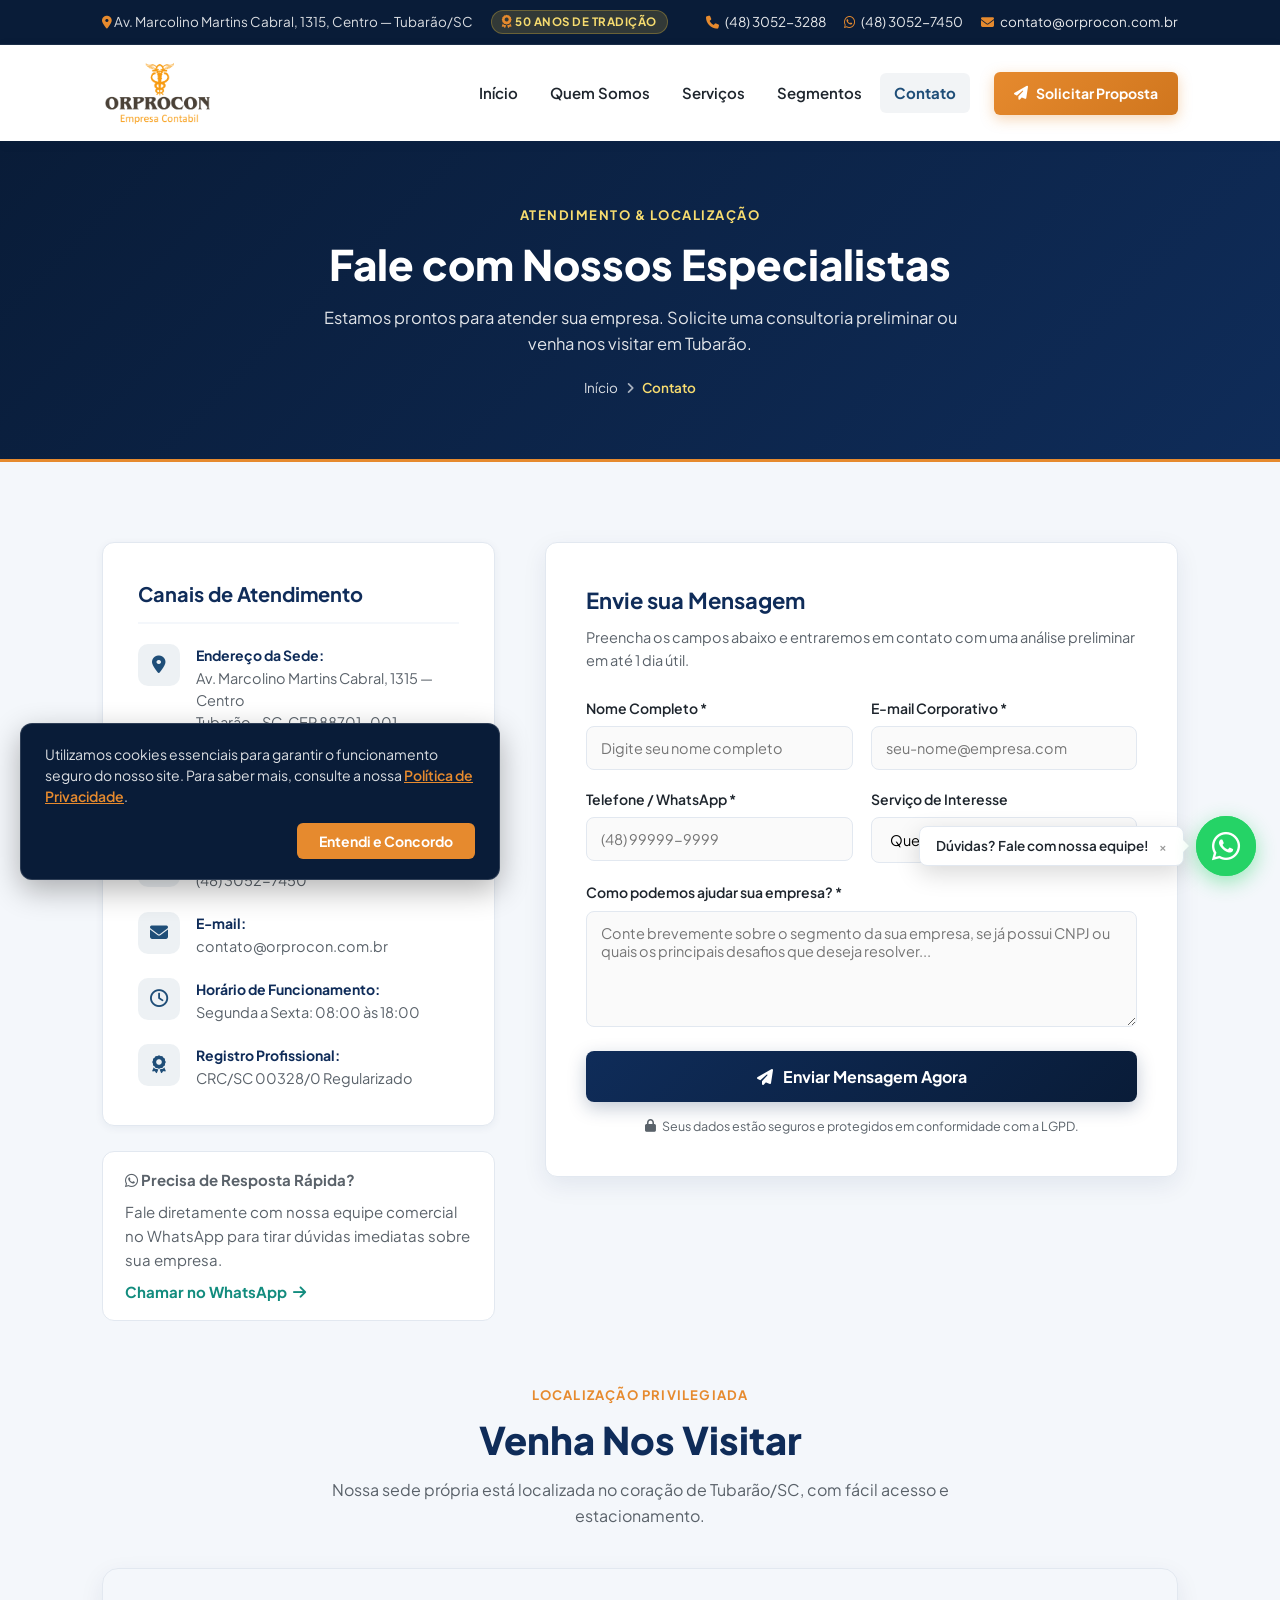
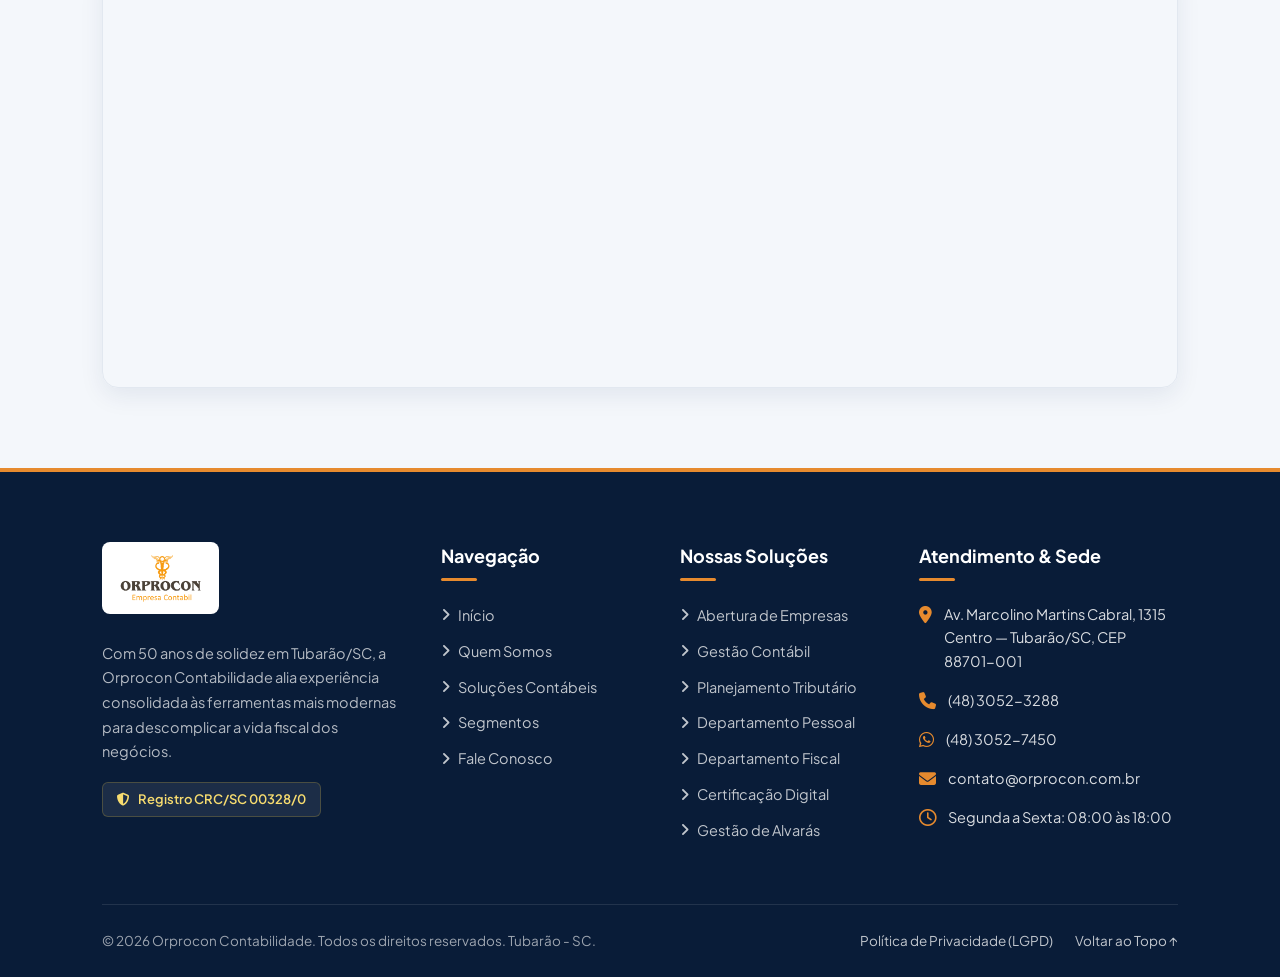
<file: contato.html>
<!DOCTYPE html>
<html lang="pt-BR">
<head>
    <meta charset="UTF-8">
    <meta name="viewport" content="width=device-width, initial-scale=1.0">
    <title>Contato e Localização | Orprocon Contabilidade em Tubarão - SC</title>
    <meta name="description" content="Entre em contato com a Orprocon Contabilidade em Tubarão - SC: telefone (48) 3052-3288, WhatsApp (48) 3052-7450, endereço no centro e formulário de proposta.">
    <link rel="canonical" href="https://clientesorprocon.com.br/contato.html">

    <!-- Favicon -->
    <link rel="icon" href="favicon.ico" sizes="any">
    <link rel="icon" type="image/png" sizes="32x32" href="assets/img/favicon/favicon-32x32.png">
    <link rel="icon" type="image/png" sizes="16x16" href="assets/img/favicon/favicon-16x16.png">
    <link rel="apple-touch-icon" href="apple-touch-icon.png">

    <!-- Open Graph -->
    <meta property="og:type" content="website">
    <meta property="og:locale" content="pt_BR">
    <meta property="og:site_name" content="Orprocon Contabilidade">
    <meta property="og:title" content="Contato e Localização | Orprocon Contabilidade em Tubarão - SC">
    <meta property="og:description" content="Fale com nossos contadores, solicite uma proposta ou visite nossa sede própria na Av. Marcolino Martins Cabral, 1315 em Tubarão/SC.">
    <meta property="og:url" content="https://clientesorprocon.com.br/contato.html">
    <meta property="og:image" content="https://clientesorprocon.com.br/assets/img/hero-banner.png">

    <!-- Fonts & Icons -->
    <link rel="preconnect" href="https://fonts.googleapis.com">
    <link rel="preconnect" href="https://fonts.gstatic.com" crossorigin>
    <link href="https://fonts.googleapis.com/css2?family=Plus+Jakarta+Sans:wght@400;500;600;700;800&display=swap" rel="stylesheet">
    <link rel="stylesheet" href="https://cdnjs.cloudflare.com/ajax/libs/font-awesome/6.5.1/css/all.min.css">

    <!-- Estilos -->
    <link rel="stylesheet" href="assets/css/base.css">
    <link rel="stylesheet" href="assets/css/layout.css">
    <link rel="stylesheet" href="assets/css/home.css">
    <link rel="stylesheet" href="assets/css/pages.css">
</head>
<body>

    <!-- Top Bar -->
    <div class="top-bar">
        <div class="top-bar-left">
            <span><i class="fa-solid fa-location-dot"></i> Av. Marcolino Martins Cabral, 1315, Centro — Tubarão/SC</span>
            <span class="top-bar-badge"><i class="fa-solid fa-award"></i> 50 ANOS DE TRADIÇÃO</span>
        </div>
        <div class="top-bar-right">
            <a href="tel:+554830523288"><i class="fa-solid fa-phone"></i> (48) 3052-3288</a>
            <a href="https://wa.me/554830527450" target="_blank" rel="noopener"><i class="fa-brands fa-whatsapp"></i> (48) 3052-7450</a>
            <a href="mailto:contato@orprocon.com.br"><i class="fa-solid fa-envelope"></i> contato@orprocon.com.br</a>
        </div>
    </div>

    <!-- Header -->
    <header>
        <div class="logo">
            <a href="index.html" aria-label="Página Inicial Orprocon">
                <img src="assets/img/logo-orprocon.png" alt="Orprocon Empresa Contábil">
            </a>
        </div>
        <button class="menu-toggle" id="menu-toggle" aria-label="Abrir menu" aria-expanded="false" aria-controls="nav-wrapper">
            <span></span><span></span><span></span>
        </button>
        <div class="nav-wrapper" id="nav-wrapper">
            <nav>
                <ul>
                    <li><a href="index.html">Início</a></li>
                    <li><a href="quem-somos.html">Quem Somos</a></li>
                    <li><a href="servicos.html">Serviços</a></li>
                    <li><a href="segmentos.html">Segmentos</a></li>
                    <li><a href="contato.html" class="active">Contato</a></li>
                </ul>
            </nav>
            <a href="contato.html" class="btn-cta">
                <i class="fa-solid fa-paper-plane"></i> Solicitar Proposta
            </a>
        </div>
    </header>

    <!-- Page Hero -->
    <section class="page-hero">
        <span class="page-hero-tag">ATENDIMENTO & LOCALIZAÇÃO</span>
        <h1>Fale com Nossos Especialistas</h1>
        <p>Estamos prontos para atender sua empresa. Solicite uma consultoria preliminar ou venha nos visitar em Tubarão.</p>
        <div class="breadcrumb">
            <a href="index.html">Início</a>
            <i class="fa-solid fa-angle-right"></i>
            <span>Contato</span>
        </div>
    </section>

    <!-- Seção de Contato -->
    <section class="contact" style="padding-top: 80px;">
        <div class="contact-container">
            <!-- Dados de Contato -->
            <div class="contact-info">
                <div class="contact-info-card">
                    <h3>Canais de Atendimento</h3>
                    <div class="info-item">
                        <span class="icon"><i class="fa-solid fa-location-dot"></i></span>
                        <div>
                            <strong>Endereço da Sede:</strong>
                            <p>Av. Marcolino Martins Cabral, 1315 — Centro<br>Tubarão - SC, CEP 88701-001</p>
                            <a href="https://maps.google.com/?q=Av.+Marcolino+Martins+Cabral,+1315,+Tubarao+-+SC" target="_blank" rel="noopener" style="font-size: 13px; color: var(--secondary-color); font-weight: 600;">
                                <i class="fa-solid fa-arrow-up-right-from-square"></i> Ver no Google Maps
                            </a>
                        </div>
                    </div>
                    <div class="info-item">
                        <span class="icon"><i class="fa-solid fa-phone"></i></span>
                        <div>
                            <strong>Telefone Fixo:</strong>
                            <p><a href="tel:+554830523288">(48) 3052-3288</a></p>
                        </div>
                    </div>
                    <div class="info-item">
                        <span class="icon"><i class="fa-brands fa-whatsapp"></i></span>
                        <div>
                            <strong>WhatsApp Corporativo:</strong>
                            <p><a href="https://wa.me/554830527450" target="_blank" rel="noopener">(48) 3052-7450</a></p>
                        </div>
                    </div>
                    <div class="info-item">
                        <span class="icon"><i class="fa-solid fa-envelope"></i></span>
                        <div>
                            <strong>E-mail:</strong>
                            <p><a href="mailto:contato@orprocon.com.br">contato@orprocon.com.br</a></p>
                        </div>
                    </div>
                    <div class="info-item">
                        <span class="icon"><i class="fa-regular fa-clock"></i></span>
                        <div>
                            <strong>Horário de Funcionamento:</strong>
                            <p>Segunda a Sexta: 08:00 às 18:00</p>
                        </div>
                    </div>
                    <div class="info-item">
                        <span class="icon"><i class="fa-solid fa-award"></i></span>
                        <div>
                            <strong>Registro Profissional:</strong>
                            <p>CRC/SC 00328/0 Regularizado</p>
                        </div>
                    </div>
                </div>

                <div class="contact-quick-whatsapp">
                    <h4><i class="fa-brands fa-whatsapp"></i> Precisa de Resposta Rápida?</h4>
                    <p>Fale diretamente com nossa equipe comercial no WhatsApp para tirar dúvidas imediatas sobre sua empresa.</p>
                    <a href="https://wa.me/554830527450?text=Ol%C3%A1!%20Gostaria%20de%20um%20atendimento%20r%C3%A1pido%20para%20minha%20empresa." target="_blank" rel="noopener" class="btn-quick-whatsapp">
                        Chamar no WhatsApp <i class="fa-solid fa-arrow-right"></i>
                    </a>
                </div>
            </div>

            <!-- Formulário Comercial -->
            <form class="contact-form" action="https://formsubmit.co/contato@orprocon.com.br" method="POST">
                <input type="hidden" name="_subject" value="Nova solicitação pelo site Orprocon Contabilidade">
                <input type="hidden" name="_captcha" value="true">
                <input type="hidden" name="_template" value="table">
                <input type="hidden" name="_next" value="https://clientesorprocon.com.br/obrigado.html">
                <input type="hidden" name="_autoresponse" value="Olá! Recebemos sua mensagem através do site da Orprocon Contabilidade e agradecemos o contato. Nossa equipe já foi notificada e um de nossos especialistas entrará em contato com você em breve. Se preferir, você também pode falar conosco diretamente pelo WhatsApp: (48) 3052-7450. Atenciosamente, Equipe Orprocon.">

                <h3>Envie sua Mensagem</h3>
                <p>Preencha os campos abaixo e entraremos em contato com uma análise preliminar em até 1 dia útil.</p>

                <div class="form-row">
                    <div class="form-group">
                        <label for="name">Nome Completo *</label>
                        <input type="text" id="name" name="Nome" required placeholder="Digite seu nome completo">
                    </div>
                    <div class="form-group">
                        <label for="email">E-mail Corporativo *</label>
                        <input type="email" id="email" name="email" required placeholder="seu-nome@empresa.com">
                    </div>
                </div>

                <div class="form-row">
                    <div class="form-group">
                        <label for="phone">Telefone / WhatsApp *</label>
                        <input type="tel" id="phone" name="Telefone" required placeholder="(48) 99999-9999">
                    </div>
                    <div class="form-group">
                        <label for="service">Serviço de Interesse</label>
                        <select id="service" name="Servico_Interesse">
                            <option value="Abertura de Empresa">Quero abrir uma empresa</option>
                            <option value="Troca de Contador">Quero trocar de contador</option>
                            <option value="Gestão Contábil / Fiscal">Gestão Contábil e Fiscal</option>
                            <option value="Planejamento Tributário">Planejamento Tributário</option>
                            <option value="Certificado Digital">Certificado Digital</option>
                            <option value="Outro Assunto">Outro assunto</option>
                        </select>
                    </div>
                </div>

                <div class="form-group">
                    <label for="message">Como podemos ajudar sua empresa? *</label>
                    <textarea id="message" name="Mensagem" rows="5" required placeholder="Conte brevemente sobre o segmento da sua empresa, se já possui CNPJ ou quais os principais desafios que deseja resolver..."></textarea>
                </div>

                <button type="submit" class="btn-submit">
                    <i class="fa-solid fa-paper-plane"></i> Enviar Mensagem Agora
                </button>

                <div class="form-security-note">
                    <i class="fa-solid fa-lock"></i> Seus dados estão seguros e protegidos em conformidade com a LGPD.
                </div>
            </form>
        </div>

        <!-- Mapa da Sede no Centro de Tubarão -->
        <div style="margin-top: 60px;">
            <div class="section-header" style="margin-bottom: 25px;">
                <span class="section-tag">LOCALIZAÇÃO PRIVILEGIADA</span>
                <h2 class="section-title">Venha Nos Visitar</h2>
                <p class="section-subtitle">Nossa sede própria está localizada no coração de Tubarão/SC, com fácil acesso e estacionamento.</p>
            </div>
            <div class="contact-map-wrapper">
                <iframe 
                    title="Mapa da Sede Orprocon Contabilidade"
                    src="https://www.google.com/maps/embed?pb=!1m18!1m12!1m3!1d3517.6599321557087!2d-49.00913982464769!3d-28.47460197575121!2m3!1f0!2f0!3f0!3m2!1i1024!2i768!4f13.1!3m3!1m2!1s0x952178229b114d79%3A0x6bfa8a38c205ad88!2sAv.%20Marcolino%20Martins%20Cabral%2C%201315%20-%20Centro%2C%20Tubar%C3%A3o%20-%20SC%2C%2088701-001!5e0!3m2!1spt-BR!2sbr!4v1700000000000!5m2!1spt-BR!2sbr" 
                    width="100%" 
                    height="100%" 
                    style="border:0;" 
                    allowfullscreen="" 
                    loading="lazy" 
                    referrerpolicy="no-referrer-when-downgrade">
                </iframe>
            </div>
        </div>
    </section>

    <!-- Rodapé -->
    <footer>
        <div class="footer-grid">
            <div class="footer-col">
                <div class="footer-logo">
                    <img src="assets/img/logo-orprocon.png" alt="Orprocon Contabilidade">
                </div>
                <p>
                    Com 50 anos de solidez em Tubarão/SC, a Orprocon Contabilidade alia experiência consolidada às ferramentas mais modernas para descomplicar a vida fiscal dos negócios.
                </p>
                <div class="footer-crc">
                    <i class="fa-solid fa-shield-halved"></i> Registro CRC/SC 00328/0
                </div>
            </div>

            <div class="footer-col">
                <h4>Navegação</h4>
                <ul>
                    <li><a href="index.html"><i class="fa-solid fa-angle-right"></i> Início</a></li>
                    <li><a href="quem-somos.html"><i class="fa-solid fa-angle-right"></i> Quem Somos</a></li>
                    <li><a href="servicos.html"><i class="fa-solid fa-angle-right"></i> Soluções Contábeis</a></li>
                    <li><a href="segmentos.html"><i class="fa-solid fa-angle-right"></i> Segmentos</a></li>
                    <li><a href="contato.html"><i class="fa-solid fa-angle-right"></i> Fale Conosco</a></li>
                </ul>
            </div>

            <div class="footer-col">
                <h4>Nossas Soluções</h4>
                <ul>
                    <li><a href="servicos.html#abertura"><i class="fa-solid fa-angle-right"></i> Abertura de Empresas</a></li>
                    <li><a href="servicos.html#contabil"><i class="fa-solid fa-angle-right"></i> Gestão Contábil</a></li>
                    <li><a href="servicos.html#tributario"><i class="fa-solid fa-angle-right"></i> Planejamento Tributário</a></li>
                    <li><a href="servicos.html#pessoal"><i class="fa-solid fa-angle-right"></i> Departamento Pessoal</a></li>
                    <li><a href="servicos.html#fiscal"><i class="fa-solid fa-angle-right"></i> Departamento Fiscal</a></li>
                    <li><a href="servicos.html#certificacao"><i class="fa-solid fa-angle-right"></i> Certificação Digital</a></li>
                    <li><a href="servicos.html#alvaras"><i class="fa-solid fa-angle-right"></i> Gestão de Alvarás</a></li>
                </ul>
            </div>

            <div class="footer-col">
                <h4>Atendimento & Sede</h4>
                <div class="footer-contact-item">
                    <i class="fa-solid fa-location-dot"></i>
                    <div>
                        Av. Marcolino Martins Cabral, 1315<br>Centro — Tubarão/SC, CEP 88701-001
                    </div>
                </div>
                <div class="footer-contact-item">
                    <i class="fa-solid fa-phone"></i>
                    <div>
                        <a href="tel:+554830523288">(48) 3052-3288</a>
                    </div>
                </div>
                <div class="footer-contact-item">
                    <i class="fa-brands fa-whatsapp"></i>
                    <div>
                        <a href="https://wa.me/554830527450" target="_blank" rel="noopener">(48) 3052-7450</a>
                    </div>
                </div>
                <div class="footer-contact-item">
                    <i class="fa-solid fa-envelope"></i>
                    <div>
                        <a href="mailto:contato@orprocon.com.br">contato@orprocon.com.br</a>
                    </div>
                </div>
                <div class="footer-contact-item">
                    <i class="fa-regular fa-clock"></i>
                    <div>
                        Segunda a Sexta: 08:00 às 18:00
                    </div>
                </div>
            </div>
        </div>

        <div class="footer-bottom">
            <div>
                &copy; 2026 Orprocon Contabilidade. Todos os direitos reservados. Tubarão - SC.
            </div>
            <div class="footer-bottom-links">
                <a href="privacidade.html">Política de Privacidade (LGPD)</a>
                <a href="#">Voltar ao Topo ↑</a>
            </div>
        </div>
    </footer>

    <!-- WhatsApp Flutuante com Tooltip -->
    <div class="whatsapp-float-container">
        <div class="whatsapp-tooltip" id="whatsapp-tooltip">
            <span>Dúvidas? Fale com nossa equipe!</span>
            <span class="close-tooltip" id="close-whatsapp-tooltip">&times;</span>
        </div>
        <a href="https://wa.me/554830527450?text=Ol%C3%A1!%20Vim%20pelo%20site%20da%20Orprocon%20e%20gostaria%20de%20atendimento." class="whatsapp-float" target="_blank" rel="noopener" aria-label="Fale conosco no WhatsApp">
            <i class="fa-brands fa-whatsapp"></i>
        </a>
    </div>

    <!-- Banner de Cookies (LGPD) -->
    <div class="cookie-banner" id="cookie-banner">
        <p>Utilizamos cookies essenciais para garantir o funcionamento seguro do nosso site. Para saber mais, consulte a nossa <a href="privacidade.html">Política de Privacidade</a>.</p>
        <div class="cookie-banner-actions">
            <button type="button" class="btn-cookie-aceitar" id="cookie-aceitar">Entendi e Concordo</button>
        </div>
    </div>

    <!-- Scripts -->
    <script src="assets/js/header.js" defer></script>
    <script src="assets/js/home.js" defer></script>
    <script src="assets/js/cookies.js" defer></script>
</body>
</html>
</file>
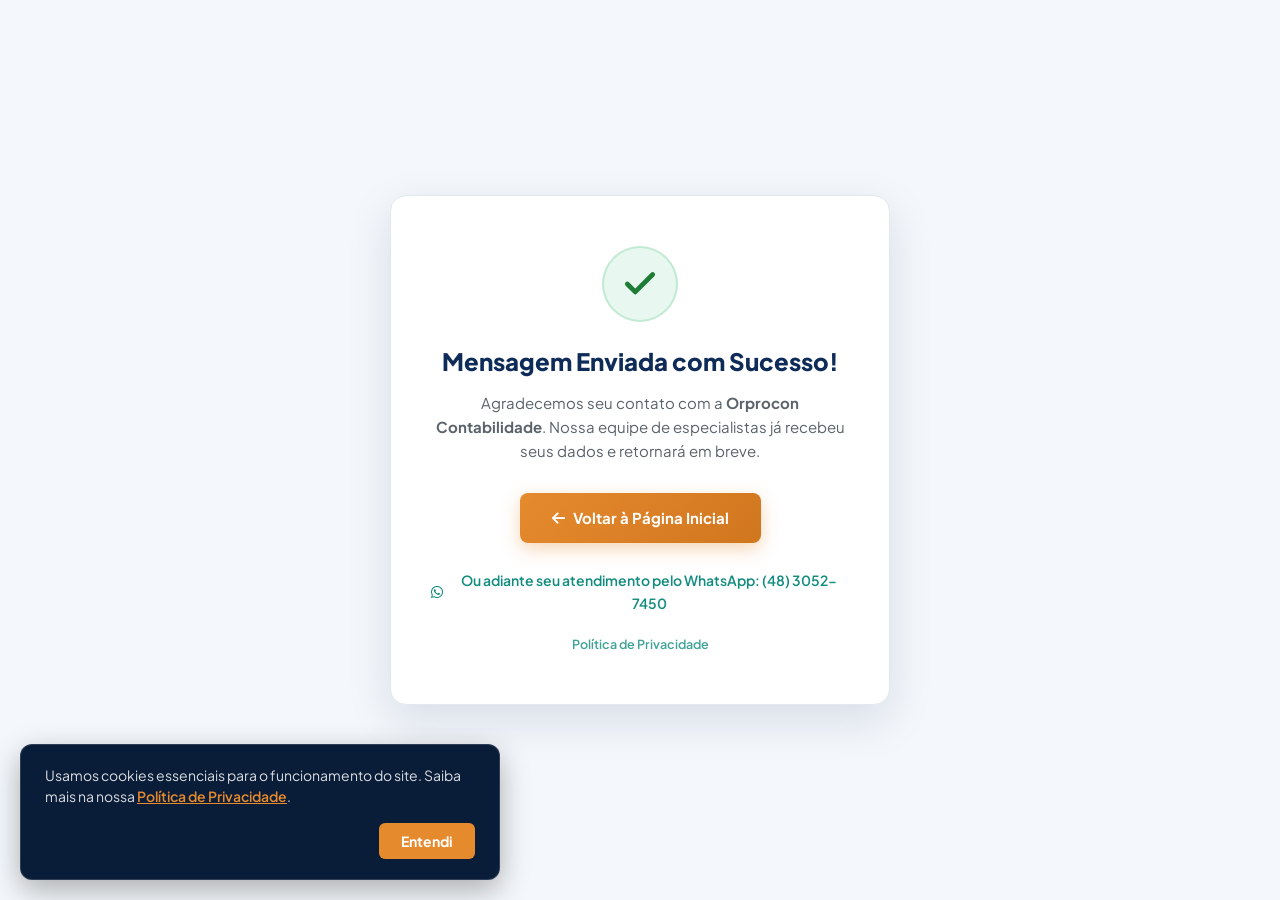
<file: obrigado.html>
<!DOCTYPE html>
<html lang="pt-BR">
<head>
    <meta charset="UTF-8">
    <meta name="viewport" content="width=device-width, initial-scale=1.0">
    <title>Mensagem Enviada com Sucesso | Orprocon Contabilidade</title>
    <meta name="robots" content="noindex, follow">
    <link rel="icon" href="favicon.ico" sizes="any">
    <link rel="icon" type="image/png" sizes="32x32" href="assets/img/favicon/favicon-32x32.png">
    <link rel="apple-touch-icon" href="apple-touch-icon.png">

    <!-- Google Fonts & Font Awesome -->
    <link rel="preconnect" href="https://fonts.googleapis.com">
    <link rel="preconnect" href="https://fonts.gstatic.com" crossorigin>
    <link href="https://fonts.googleapis.com/css2?family=Plus+Jakarta+Sans:wght@400;500;600;700;800&display=swap" rel="stylesheet">
    <link rel="stylesheet" href="https://cdnjs.cloudflare.com/ajax/libs/font-awesome/6.5.1/css/all.min.css">

    <link rel="stylesheet" href="assets/css/base.css">
    <link rel="stylesheet" href="assets/css/layout.css">
    <link rel="stylesheet" href="assets/css/obrigado.css">
</head>
<body>
    <div class="card">
        <div class="check-icon">
            <svg viewBox="0 0 24 24" fill="none" xmlns="http://www.w3.org/2000/svg">
                <path d="M20 6L9 17L4 12" stroke="#1E7D34" stroke-width="3" stroke-linecap="round" stroke-linejoin="round"/>
            </svg>
        </div>
        <h1>Mensagem Enviada com Sucesso!</h1>
        <p>Agradecemos seu contato com a <strong>Orprocon Contabilidade</strong>. Nossa equipe de especialistas já recebeu seus dados e retornará em breve.</p>
        
        <div style="display: flex; flex-direction: column; gap: 12px; align-items: center;">
            <a href="index.html" class="btn-voltar">
                <i class="fa-solid fa-arrow-left"></i> Voltar à Página Inicial
            </a>
            <a href="https://wa.me/554830527450?text=Ol%C3%A1!%20Acabei%20de%20enviar%20uma%20mensagem%20no%20site%20e%20gostaria%20de%20adiantar%20meu%20atendimento." class="whatsapp-link" target="_blank" rel="noopener">
                <i class="fa-brands fa-whatsapp"></i> Ou adiante seu atendimento pelo WhatsApp: (48) 3052-7450
            </a>
            <a href="privacidade.html" class="whatsapp-link" style="font-size: 12.5px; opacity: 0.8; margin-top: 8px;">
                Política de Privacidade
            </a>
        </div>
    </div>

    <!-- Banner de cookies (LGPD) -->
    <div class="cookie-banner" id="cookie-banner">
        <p>Usamos cookies essenciais para o funcionamento do site. Saiba mais na nossa <a href="privacidade.html">Política de Privacidade</a>.</p>
        <div class="cookie-banner-actions">
            <button type="button" class="btn-cookie-aceitar" id="cookie-aceitar">Entendi</button>
        </div>
    </div>

    <script src="assets/js/cookies.js" defer></script>
</body>
</html>
</file>
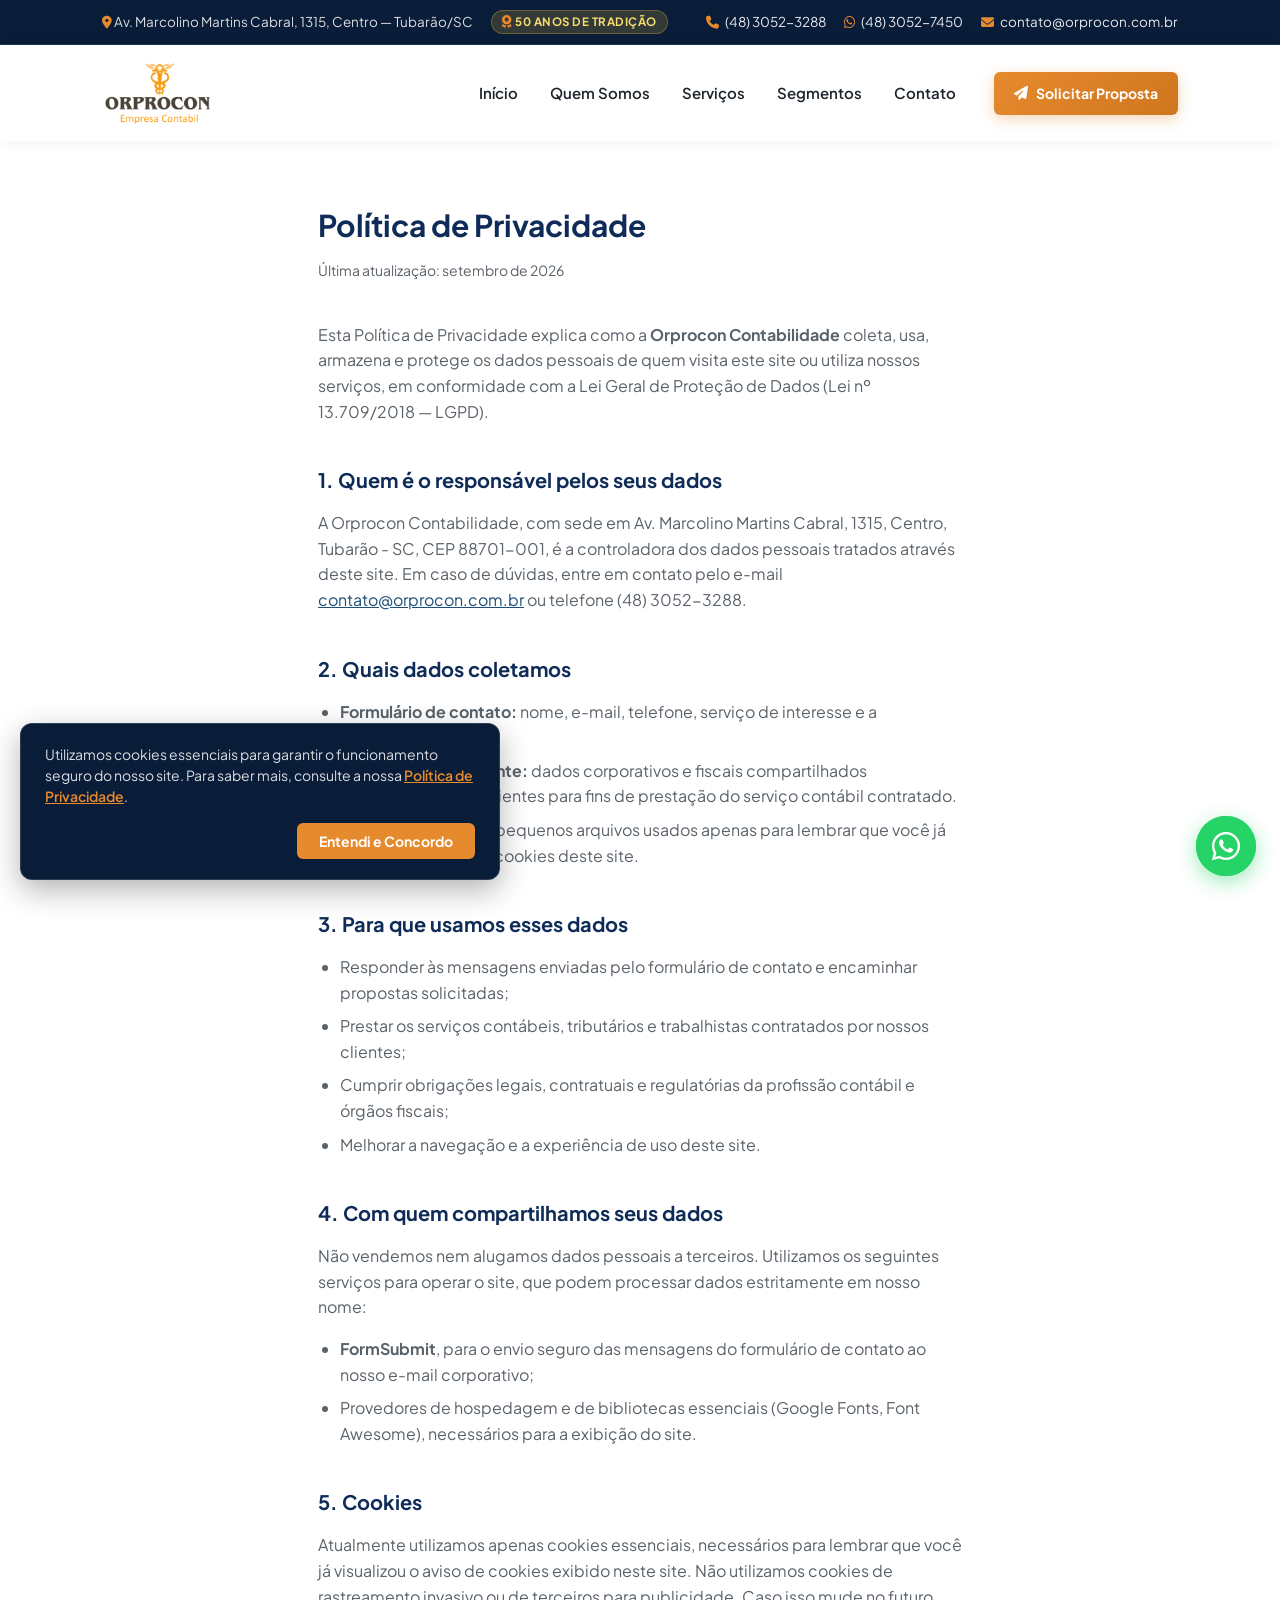
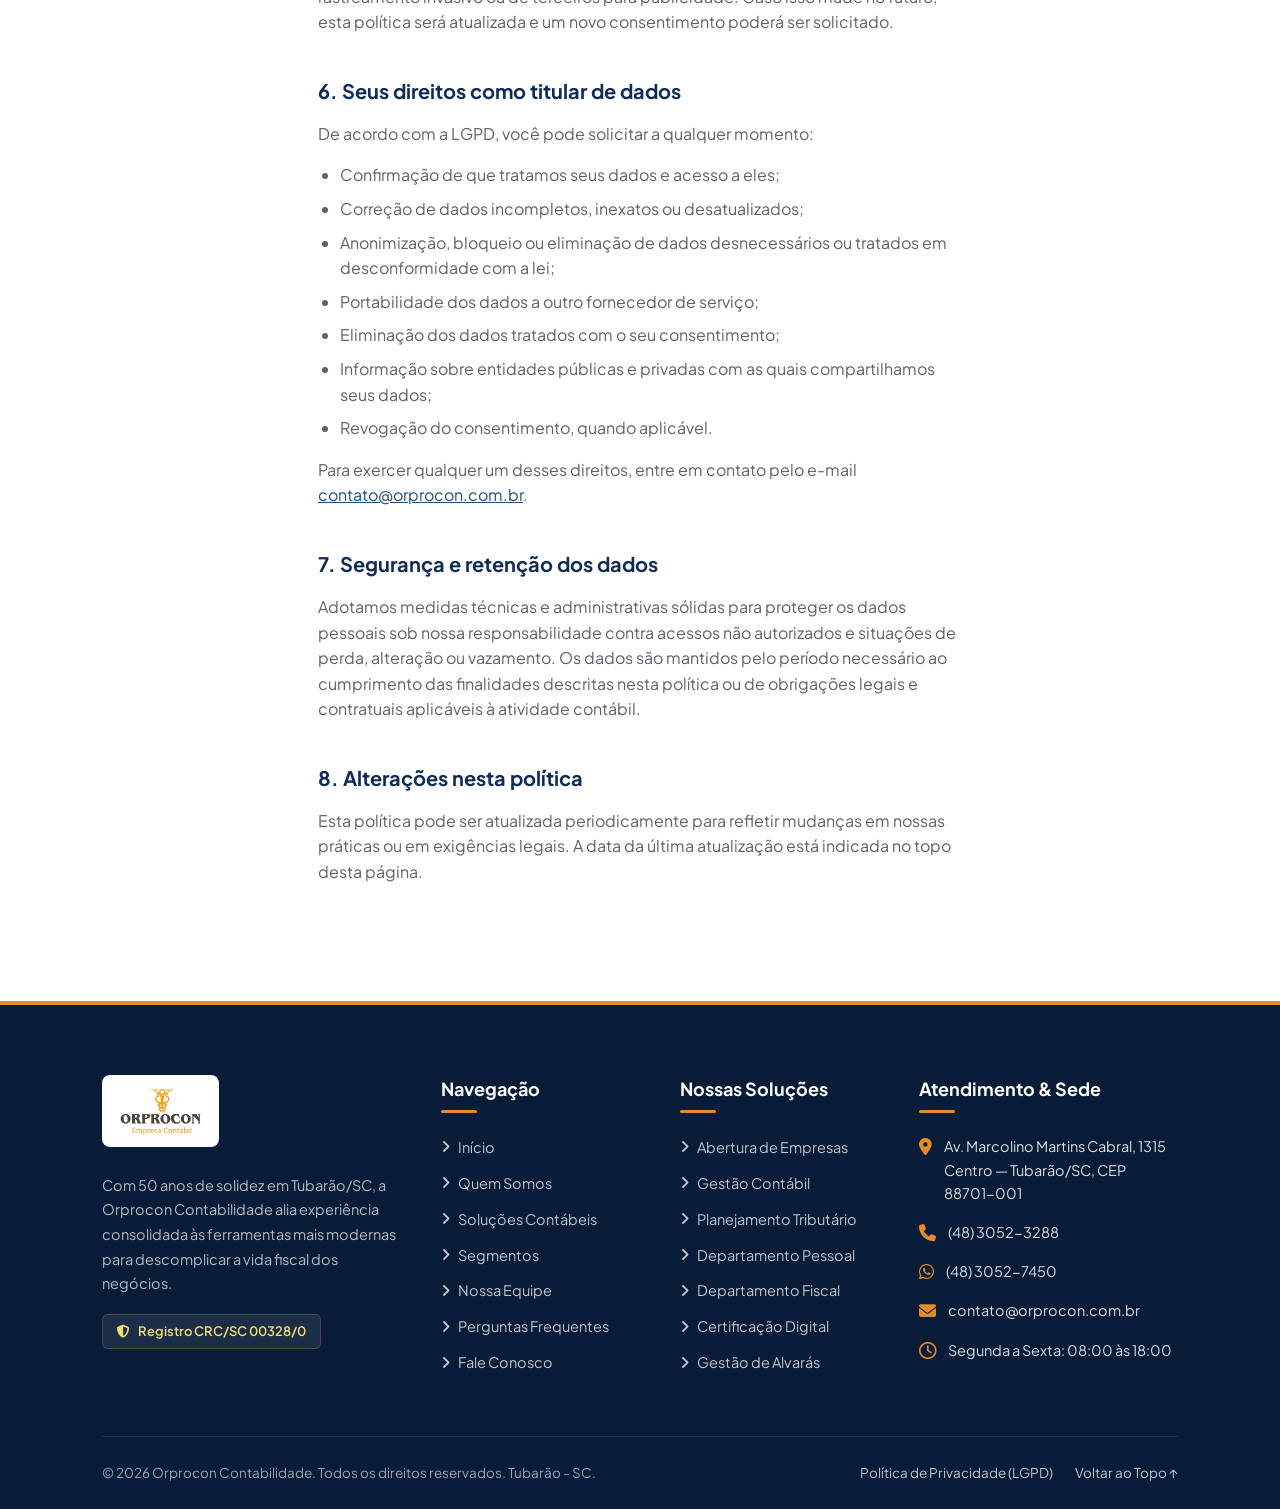
<file: privacidade.html>
<!DOCTYPE html>
<html lang="pt-BR">
<head>
    <meta charset="UTF-8">
    <meta name="viewport" content="width=device-width, initial-scale=1.0">
    <title>Política de Privacidade | Orprocon Contabilidade</title>
    <meta name="description" content="Política de Privacidade da Orprocon Contabilidade: como coletamos, usamos e protegemos seus dados pessoais, em conformidade com a LGPD.">
    <link rel="canonical" href="https://clientesorprocon.com.br/privacidade.html">
    <link rel="icon" href="favicon.ico" sizes="any">
    <link rel="icon" type="image/png" sizes="32x32" href="assets/img/favicon/favicon-32x32.png">
    <link rel="apple-touch-icon" href="apple-touch-icon.png">

    <!-- Google Fonts & Font Awesome -->
    <link rel="preconnect" href="https://fonts.googleapis.com">
    <link rel="preconnect" href="https://fonts.gstatic.com" crossorigin>
    <link href="https://fonts.googleapis.com/css2?family=Plus+Jakarta+Sans:wght@400;500;600;700;800&display=swap" rel="stylesheet">
    <link rel="stylesheet" href="https://cdnjs.cloudflare.com/ajax/libs/font-awesome/6.5.1/css/all.min.css">

    <link rel="stylesheet" href="assets/css/base.css">
    <link rel="stylesheet" href="assets/css/layout.css">
    <link rel="stylesheet" href="assets/css/legal.css">
</head>
<body>

    <!-- Top Bar -->
    <div class="top-bar">
        <div class="top-bar-left">
            <span><i class="fa-solid fa-location-dot"></i> Av. Marcolino Martins Cabral, 1315, Centro — Tubarão/SC</span>
            <span class="top-bar-badge"><i class="fa-solid fa-award"></i> 50 ANOS DE TRADIÇÃO</span>
        </div>
        <div class="top-bar-right">
            <a href="tel:+554830523288"><i class="fa-solid fa-phone"></i> (48) 3052-3288</a>
            <a href="https://wa.me/554830527450" target="_blank" rel="noopener"><i class="fa-brands fa-whatsapp"></i> (48) 3052-7450</a>
            <a href="mailto:contato@orprocon.com.br"><i class="fa-solid fa-envelope"></i> contato@orprocon.com.br</a>
        </div>
    </div>

    <!-- Header -->
    <header>
        <div class="logo">
            <a href="index.html" aria-label="Página Inicial Orprocon">
                <img src="assets/img/logo-orprocon.png" alt="Orprocon Empresa Contábil">
            </a>
        </div>
        <button class="menu-toggle" id="menu-toggle" aria-label="Abrir menu" aria-expanded="false" aria-controls="nav-wrapper">
            <span></span><span></span><span></span>
        </button>
        <div class="nav-wrapper" id="nav-wrapper">
            <nav>
                <ul>
                    <li><a href="index.html">Início</a></li>
                    <li><a href="quem-somos.html">Quem Somos</a></li>
                    <li><a href="servicos.html">Serviços</a></li>
                    <li><a href="segmentos.html">Segmentos</a></li>
                    <li><a href="contato.html">Contato</a></li>
                </ul>
            </nav>
            <a href="contato.html" class="btn-cta">
                <i class="fa-solid fa-paper-plane"></i> Solicitar Proposta
            </a>
        </div>
    </header>

    <!-- Conteúdo -->
    <main class="legal">
        <h1>Política de Privacidade</h1>
        <p class="legal-updated">Última atualização: setembro de 2026</p>

        <p>Esta Política de Privacidade explica como a <strong>Orprocon Contabilidade</strong> coleta, usa, armazena e protege os dados pessoais de quem visita este site ou utiliza nossos serviços, em conformidade com a Lei Geral de Proteção de Dados (Lei nº 13.709/2018 — LGPD).</p>

        <h2>1. Quem é o responsável pelos seus dados</h2>
        <p>A Orprocon Contabilidade, com sede em Av. Marcolino Martins Cabral, 1315, Centro, Tubarão - SC, CEP 88701-001, é a controladora dos dados pessoais tratados através deste site. Em caso de dúvidas, entre em contato pelo e-mail <a href="mailto:contato@orprocon.com.br">contato@orprocon.com.br</a> ou telefone (48) 3052-3288.</p>

        <h2>2. Quais dados coletamos</h2>
        <ul>
            <li><strong>Formulário de contato:</strong> nome, e-mail, telefone, serviço de interesse e a mensagem enviada.</li>
            <li><strong>Atendimento ao cliente:</strong> dados corporativos e fiscais compartilhados diretamente pelos clientes para fins de prestação do serviço contábil contratado.</li>
            <li><strong>Cookies essenciais:</strong> pequenos arquivos usados apenas para lembrar que você já visualizou o aviso de cookies deste site.</li>
        </ul>

        <h2>3. Para que usamos esses dados</h2>
        <ul>
            <li>Responder às mensagens enviadas pelo formulário de contato e encaminhar propostas solicitadas;</li>
            <li>Prestar os serviços contábeis, tributários e trabalhistas contratados por nossos clientes;</li>
            <li>Cumprir obrigações legais, contratuais e regulatórias da profissão contábil e órgãos fiscais;</li>
            <li>Melhorar a navegação e a experiência de uso deste site.</li>
        </ul>

        <h2>4. Com quem compartilhamos seus dados</h2>
        <p>Não vendemos nem alugamos dados pessoais a terceiros. Utilizamos os seguintes serviços para operar o site, que podem processar dados estritamente em nosso nome:</p>
        <ul>
            <li><strong>FormSubmit</strong>, para o envio seguro das mensagens do formulário de contato ao nosso e-mail corporativo;</li>
            <li>Provedores de hospedagem e de bibliotecas essenciais (Google Fonts, Font Awesome), necessários para a exibição do site.</li>
        </ul>

        <h2>5. Cookies</h2>
        <p>Atualmente utilizamos apenas cookies essenciais, necessários para lembrar que você já visualizou o aviso de cookies exibido neste site. Não utilizamos cookies de rastreamento invasivo ou de terceiros para publicidade. Caso isso mude no futuro, esta política será atualizada e um novo consentimento poderá ser solicitado.</p>

        <h2>6. Seus direitos como titular de dados</h2>
        <p>De acordo com a LGPD, você pode solicitar a qualquer momento:</p>
        <ul>
            <li>Confirmação de que tratamos seus dados e acesso a eles;</li>
            <li>Correção de dados incompletos, inexatos ou desatualizados;</li>
            <li>Anonimização, bloqueio ou eliminação de dados desnecessários ou tratados em desconformidade com a lei;</li>
            <li>Portabilidade dos dados a outro fornecedor de serviço;</li>
            <li>Eliminação dos dados tratados com o seu consentimento;</li>
            <li>Informação sobre entidades públicas e privadas com as quais compartilhamos seus dados;</li>
            <li>Revogação do consentimento, quando aplicável.</li>
        </ul>
        <p>Para exercer qualquer um desses direitos, entre em contato pelo e-mail <a href="mailto:contato@orprocon.com.br">contato@orprocon.com.br</a>.</p>

        <h2>7. Segurança e retenção dos dados</h2>
        <p>Adotamos medidas técnicas e administrativas sólidas para proteger os dados pessoais sob nossa responsabilidade contra acessos não autorizados e situações de perda, alteração ou vazamento. Os dados são mantidos pelo período necessário ao cumprimento das finalidades descritas nesta política ou de obrigações legais e contratuais aplicáveis à atividade contábil.</p>

        <h2>8. Alterações nesta política</h2>
        <p>Esta política pode ser atualizada periodicamente para refletir mudanças em nossas práticas ou em exigências legais. A data da última atualização está indicada no topo desta página.</p>
    </main>

    <!-- Rodapé -->
    <footer>
        <div class="footer-grid">
            <div class="footer-col">
                <div class="footer-logo">
                    <img src="assets/img/logo-orprocon.png" alt="Orprocon Contabilidade">
                </div>
                <p>
                    Com 50 anos de solidez em Tubarão/SC, a Orprocon Contabilidade alia experiência consolidada às ferramentas mais modernas para descomplicar a vida fiscal dos negócios.
                </p>
                <div class="footer-crc">
                    <i class="fa-solid fa-shield-halved"></i> Registro CRC/SC 00328/0
                </div>
            </div>

            <div class="footer-col">
                <h4>Navegação</h4>
                <ul>
                    <li><a href="index.html"><i class="fa-solid fa-angle-right"></i> Início</a></li>
                    <li><a href="quem-somos.html"><i class="fa-solid fa-angle-right"></i> Quem Somos</a></li>
                    <li><a href="servicos.html"><i class="fa-solid fa-angle-right"></i> Soluções Contábeis</a></li>
                    <li><a href="segmentos.html"><i class="fa-solid fa-angle-right"></i> Segmentos</a></li>
                    <li><a href="quem-somos.html#equipe"><i class="fa-solid fa-angle-right"></i> Nossa Equipe</a></li>
                    <li><a href="servicos.html#faq"><i class="fa-solid fa-angle-right"></i> Perguntas Frequentes</a></li>
                    <li><a href="contato.html"><i class="fa-solid fa-angle-right"></i> Fale Conosco</a></li>
                </ul>
            </div>

            <div class="footer-col">
                <h4>Nossas Soluções</h4>
                <ul>
                    <li><a href="servicos.html#abertura"><i class="fa-solid fa-angle-right"></i> Abertura de Empresas</a></li>
                    <li><a href="servicos.html#contabil"><i class="fa-solid fa-angle-right"></i> Gestão Contábil</a></li>
                    <li><a href="servicos.html#tributario"><i class="fa-solid fa-angle-right"></i> Planejamento Tributário</a></li>
                    <li><a href="servicos.html#pessoal"><i class="fa-solid fa-angle-right"></i> Departamento Pessoal</a></li>
                    <li><a href="servicos.html#fiscal"><i class="fa-solid fa-angle-right"></i> Departamento Fiscal</a></li>
                    <li><a href="servicos.html#certificacao"><i class="fa-solid fa-angle-right"></i> Certificação Digital</a></li>
                    <li><a href="servicos.html#alvaras"><i class="fa-solid fa-angle-right"></i> Gestão de Alvarás</a></li>
                </ul>
            </div>

            <div class="footer-col">
                <h4>Atendimento & Sede</h4>
                <div class="footer-contact-item">
                    <i class="fa-solid fa-location-dot"></i>
                    <div>
                        Av. Marcolino Martins Cabral, 1315<br>Centro — Tubarão/SC, CEP 88701-001
                    </div>
                </div>
                <div class="footer-contact-item">
                    <i class="fa-solid fa-phone"></i>
                    <div>
                        <a href="tel:+554830523288">(48) 3052-3288</a>
                    </div>
                </div>
                <div class="footer-contact-item">
                    <i class="fa-brands fa-whatsapp"></i>
                    <div>
                        <a href="https://wa.me/554830527450" target="_blank" rel="noopener">(48) 3052-7450</a>
                    </div>
                </div>
                <div class="footer-contact-item">
                    <i class="fa-solid fa-envelope"></i>
                    <div>
                        <a href="mailto:contato@orprocon.com.br">contato@orprocon.com.br</a>
                    </div>
                </div>
                <div class="footer-contact-item">
                    <i class="fa-regular fa-clock"></i>
                    <div>
                        Segunda a Sexta: 08:00 às 18:00
                    </div>
                </div>
            </div>
        </div>

        <div class="footer-bottom">
            <div>
                &copy; 2026 Orprocon Contabilidade. Todos os direitos reservados. Tubarão - SC.
            </div>
            <div class="footer-bottom-links">
                <a href="privacidade.html">Política de Privacidade (LGPD)</a>
                <a href="#">Voltar ao Topo ↑</a>
            </div>
        </div>
    </footer>

    <!-- WhatsApp Flutuante -->
    <div class="whatsapp-float-container">
        <a href="https://wa.me/554830527450?text=Ol%C3%A1!%20Vim%20pelo%20site%20da%20Orprocon%20e%20gostaria%20de%20atendimento." class="whatsapp-float" target="_blank" rel="noopener" aria-label="Fale conosco no WhatsApp">
            <i class="fa-brands fa-whatsapp"></i>
        </a>
    </div>

    <!-- Banner de Cookies (LGPD) -->
    <div class="cookie-banner" id="cookie-banner">
        <p>Utilizamos cookies essenciais para garantir o funcionamento seguro do nosso site. Para saber mais, consulte a nossa <a href="privacidade.html">Política de Privacidade</a>.</p>
        <div class="cookie-banner-actions">
            <button type="button" class="btn-cookie-aceitar" id="cookie-aceitar">Entendi e Concordo</button>
        </div>
    </div>

    <!-- Scripts -->
    <script src="assets/js/header.js" defer></script>
    <script src="assets/js/cookies.js" defer></script>
</body>
</html>
</file>
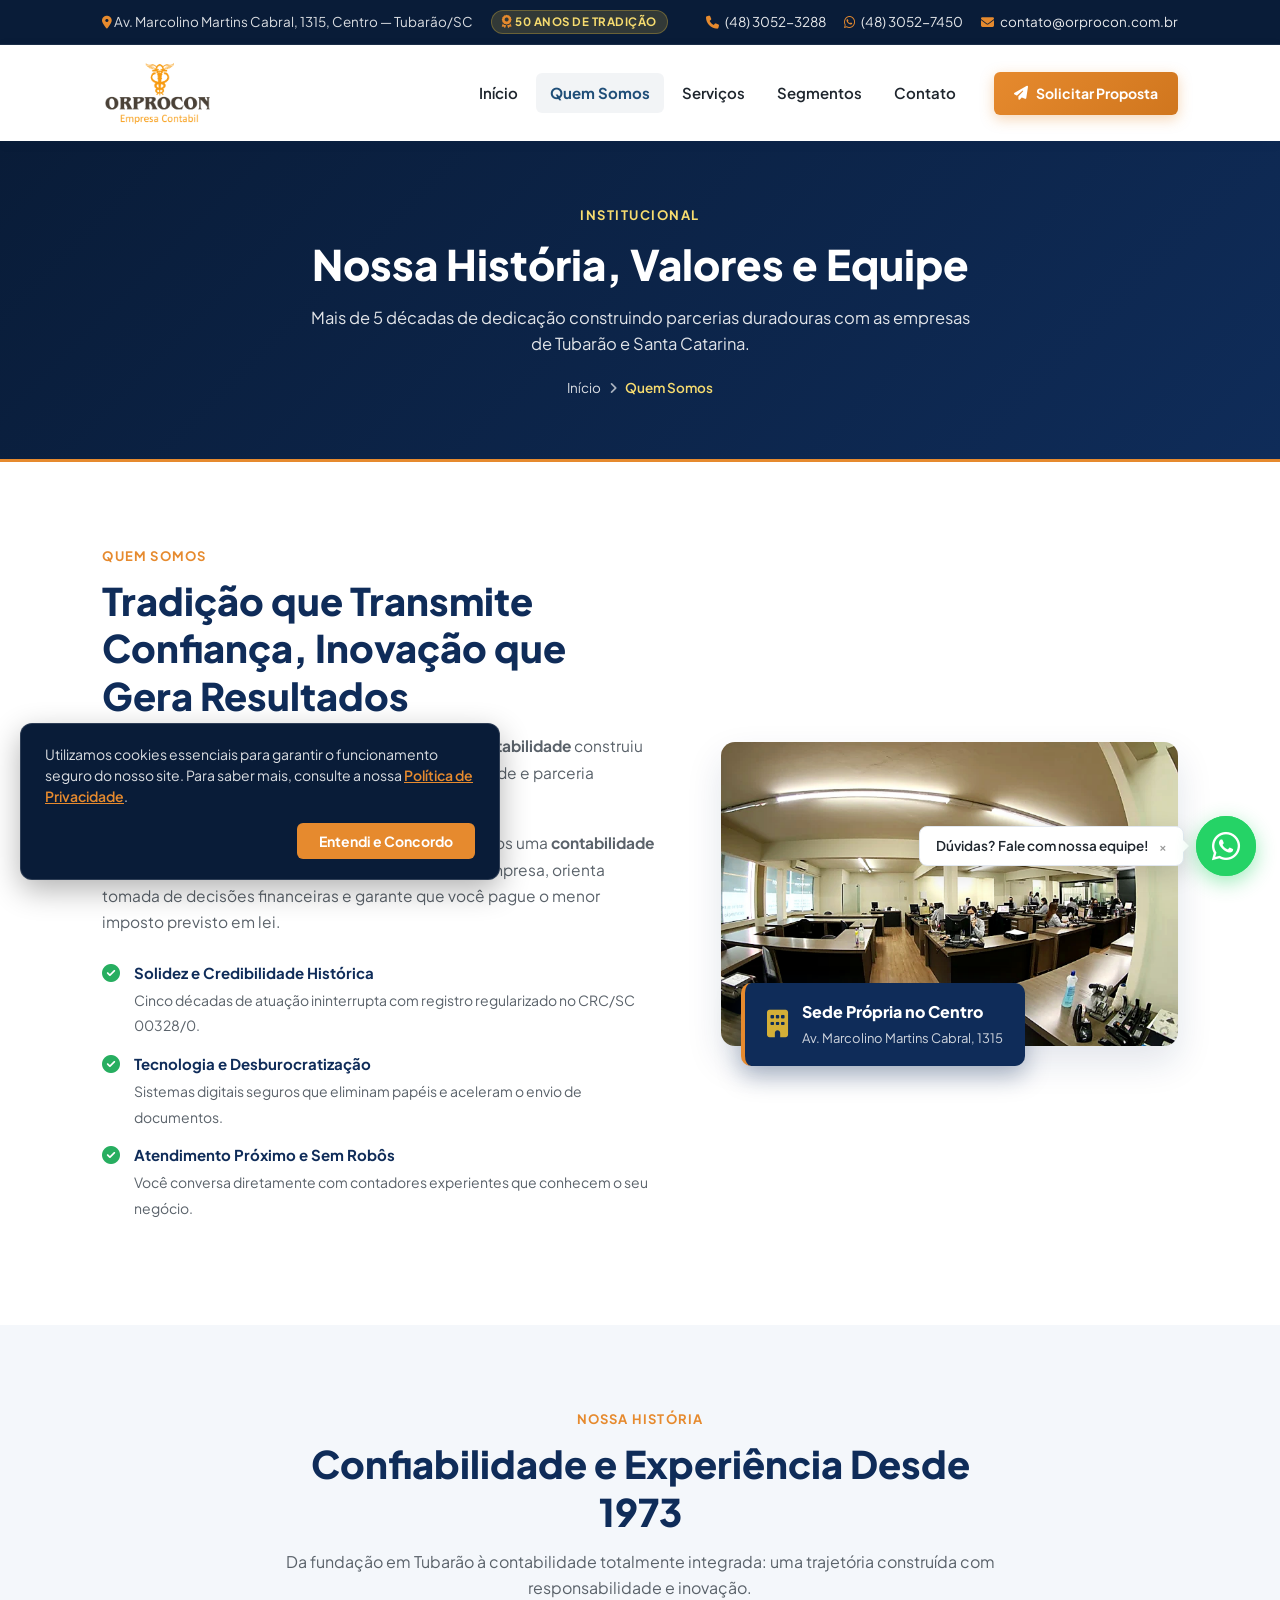
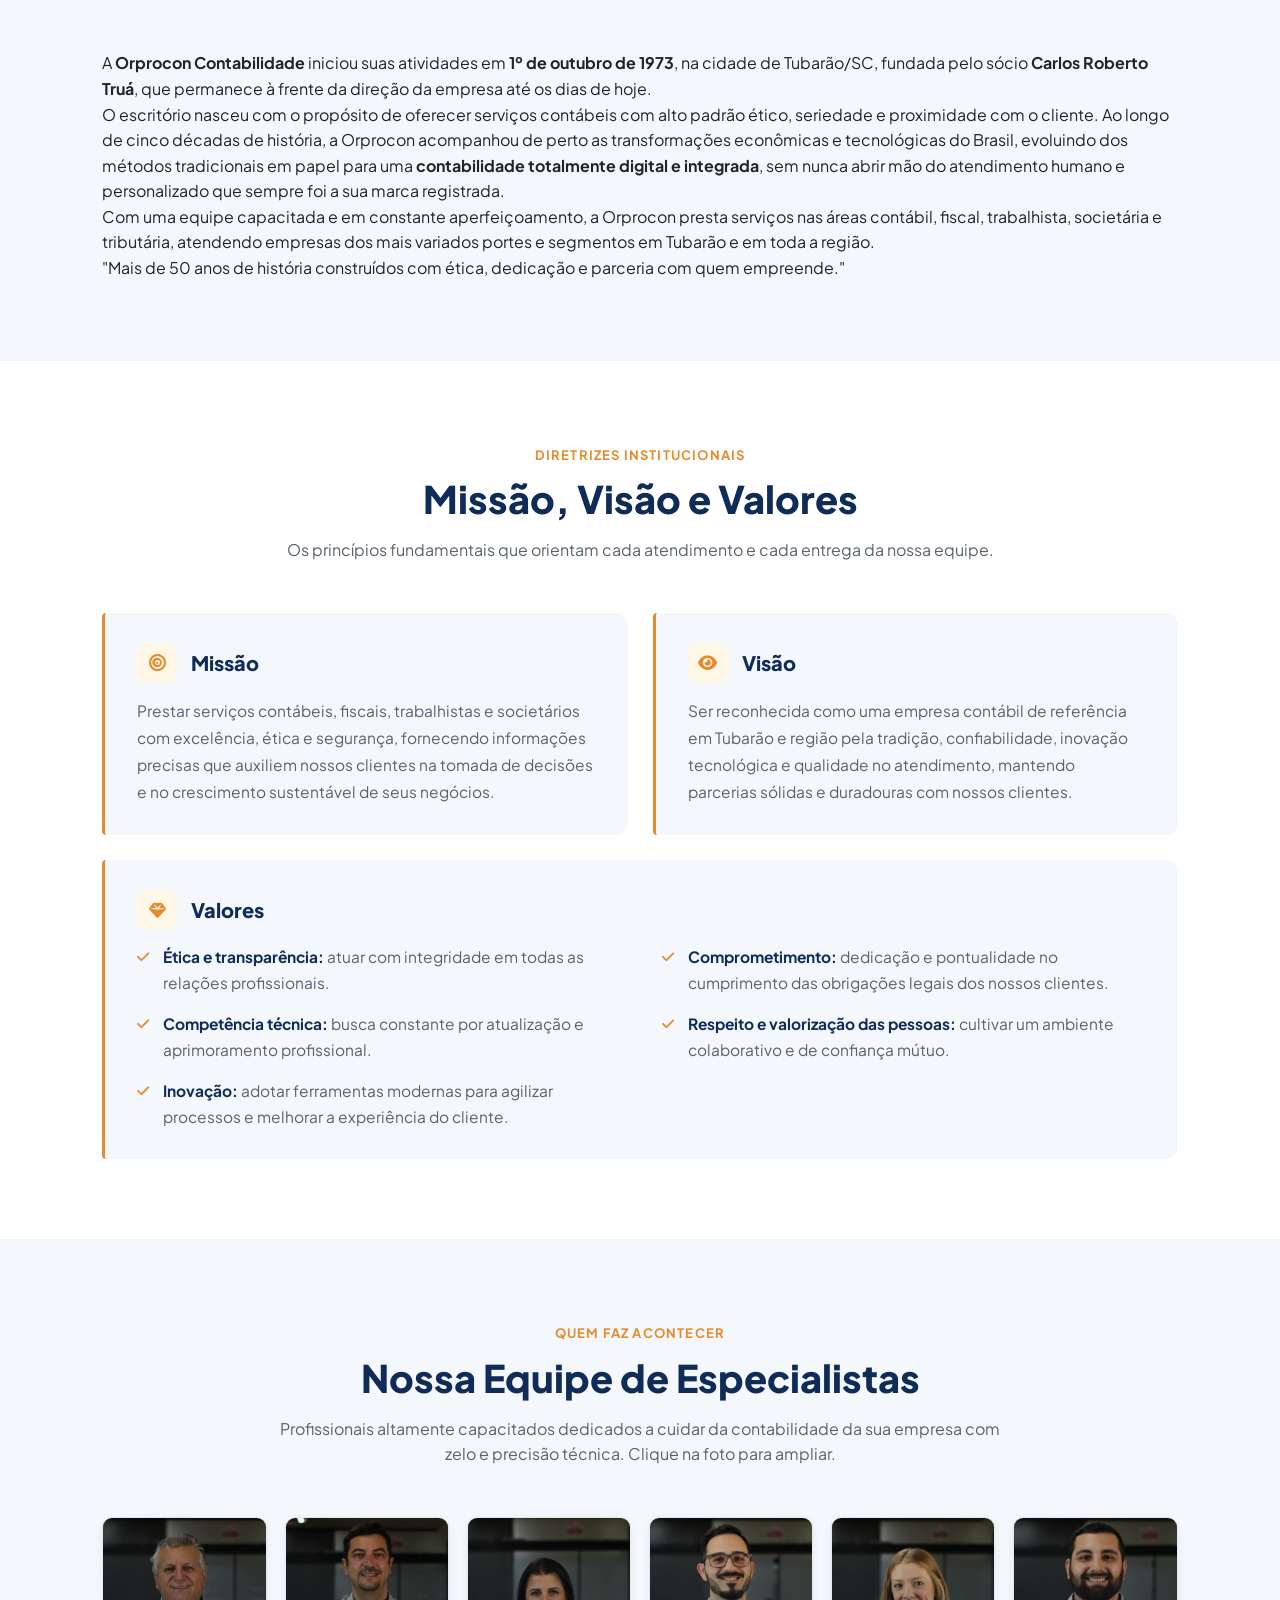
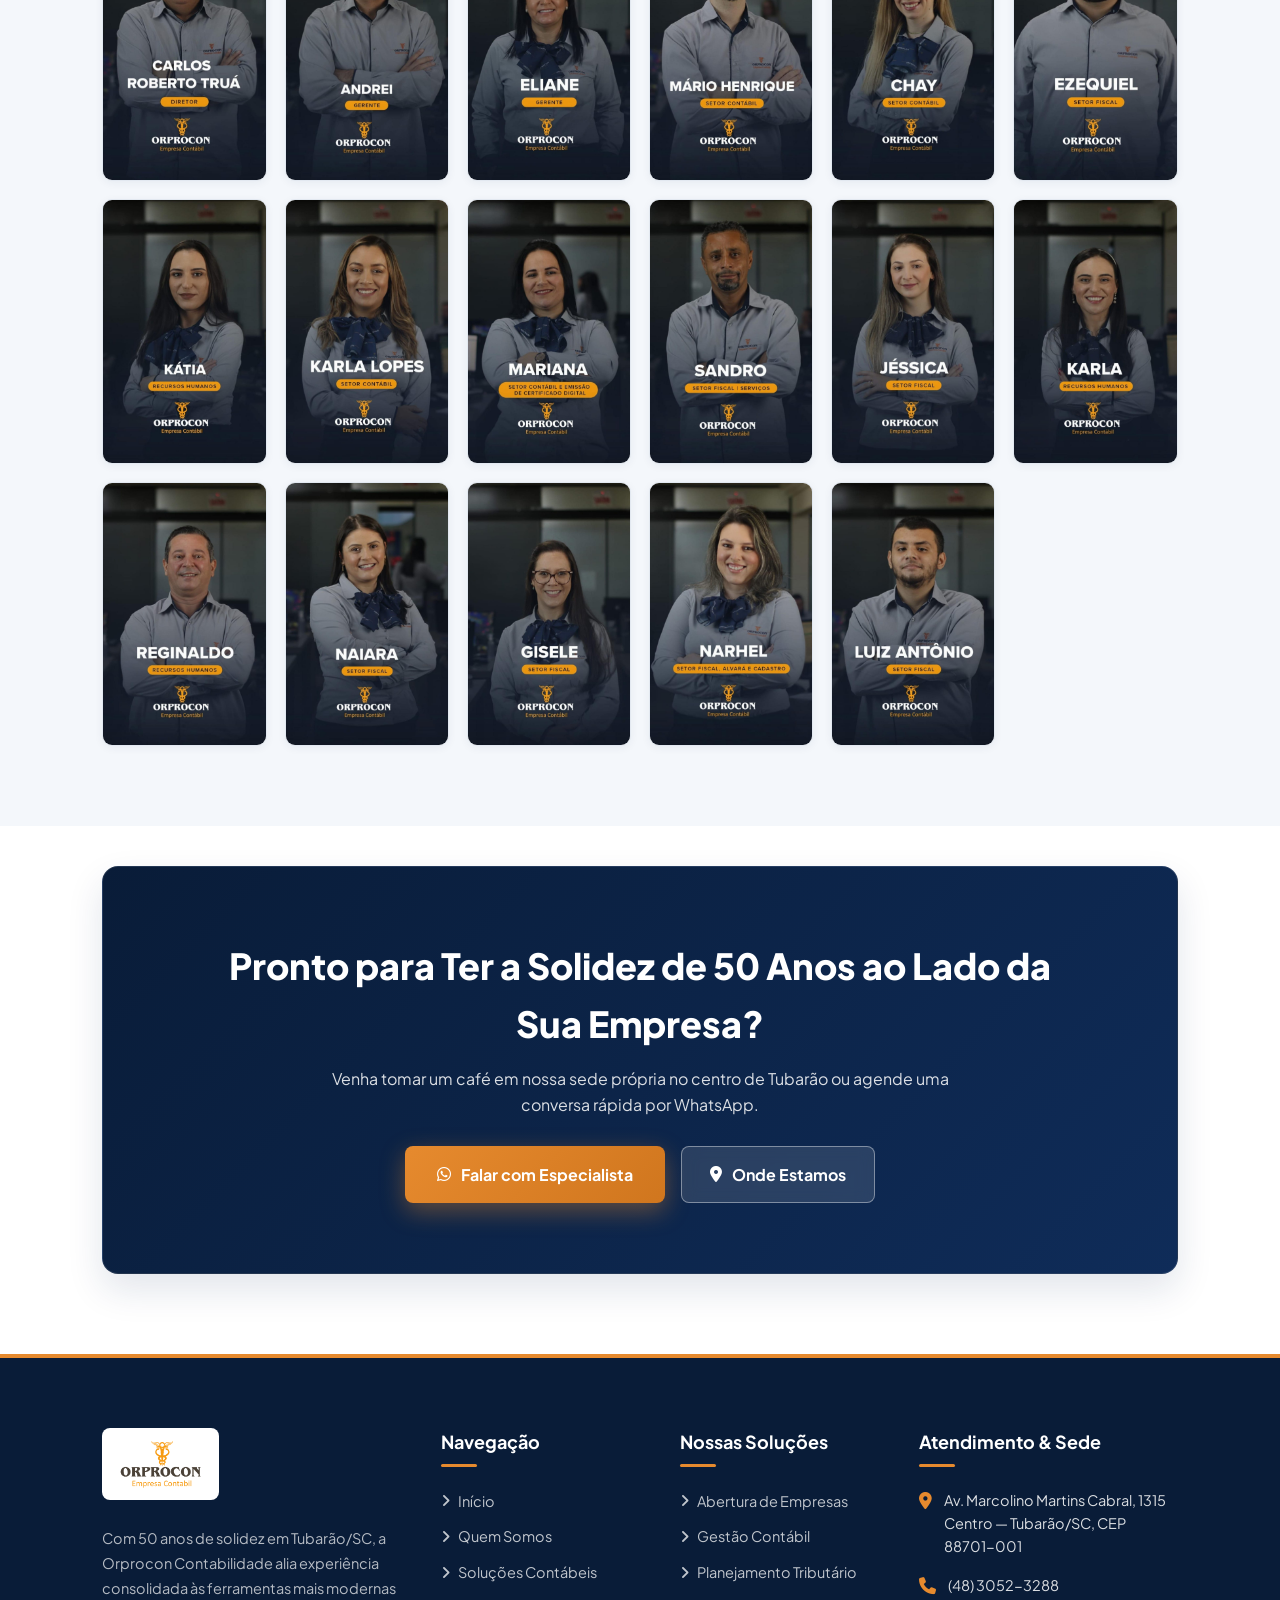
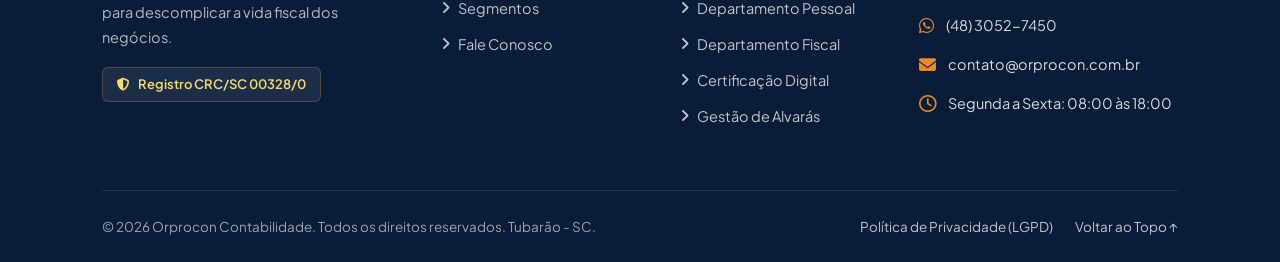
<file: quem-somos.html>
<!DOCTYPE html>
<html lang="pt-BR">
<head>
    <meta charset="UTF-8">
    <meta name="viewport" content="width=device-width, initial-scale=1.0">
    <title>Quem Somos | Orprocon Contabilidade — 50 Anos em Tubarão - SC</title>
    <meta name="description" content="Conheça a história de 50 anos da Orprocon Contabilidade em Tubarão - SC: tradição, missão, visão, valores, sede própria e equipe com 40+ profissionais.">
    <link rel="canonical" href="https://clientesorprocon.com.br/quem-somos.html">

    <!-- Favicon -->
    <link rel="icon" href="favicon.ico" sizes="any">
    <link rel="icon" type="image/png" sizes="32x32" href="assets/img/favicon/favicon-32x32.png">
    <link rel="icon" type="image/png" sizes="16x16" href="assets/img/favicon/favicon-16x16.png">
    <link rel="apple-touch-icon" href="apple-touch-icon.png">

    <!-- Open Graph -->
    <meta property="og:type" content="website">
    <meta property="og:locale" content="pt_BR">
    <meta property="og:site_name" content="Orprocon Contabilidade">
    <meta property="og:title" content="Quem Somos | Orprocon Contabilidade — 50 Anos em Tubarão - SC">
    <meta property="og:description" content="Conheça a história de 50 anos da Orprocon Contabilidade, nossa sede própria no centro de Tubarão e nossa equipe de especialistas.">
    <meta property="og:url" content="https://clientesorprocon.com.br/quem-somos.html">
    <meta property="og:image" content="https://clientesorprocon.com.br/assets/img/hero-banner.png">

    <!-- Fonts & Icons -->
    <link rel="preconnect" href="https://fonts.googleapis.com">
    <link rel="preconnect" href="https://fonts.gstatic.com" crossorigin>
    <link href="https://fonts.googleapis.com/css2?family=Plus+Jakarta+Sans:wght@400;500;600;700;800&display=swap" rel="stylesheet">
    <link rel="stylesheet" href="https://cdnjs.cloudflare.com/ajax/libs/font-awesome/6.5.1/css/all.min.css">

    <!-- Estilos -->
    <link rel="stylesheet" href="assets/css/base.css">
    <link rel="stylesheet" href="assets/css/layout.css">
    <link rel="stylesheet" href="assets/css/home.css">
    <link rel="stylesheet" href="assets/css/pages.css">
</head>
<body>

    <!-- Top Bar -->
    <div class="top-bar">
        <div class="top-bar-left">
            <span><i class="fa-solid fa-location-dot"></i> Av. Marcolino Martins Cabral, 1315, Centro — Tubarão/SC</span>
            <span class="top-bar-badge"><i class="fa-solid fa-award"></i> 50 ANOS DE TRADIÇÃO</span>
        </div>
        <div class="top-bar-right">
            <a href="tel:+554830523288"><i class="fa-solid fa-phone"></i> (48) 3052-3288</a>
            <a href="https://wa.me/554830527450" target="_blank" rel="noopener"><i class="fa-brands fa-whatsapp"></i> (48) 3052-7450</a>
            <a href="mailto:contato@orprocon.com.br"><i class="fa-solid fa-envelope"></i> contato@orprocon.com.br</a>
        </div>
    </div>

    <!-- Header -->
    <header>
        <div class="logo">
            <a href="index.html" aria-label="Página Inicial Orprocon">
                <img src="assets/img/logo-orprocon.png" alt="Orprocon Empresa Contábil">
            </a>
        </div>
        <button class="menu-toggle" id="menu-toggle" aria-label="Abrir menu" aria-expanded="false" aria-controls="nav-wrapper">
            <span></span><span></span><span></span>
        </button>
        <div class="nav-wrapper" id="nav-wrapper">
            <nav>
                <ul>
                    <li><a href="index.html">Início</a></li>
                    <li><a href="quem-somos.html" class="active">Quem Somos</a></li>
                    <li><a href="servicos.html">Serviços</a></li>
                    <li><a href="segmentos.html">Segmentos</a></li>
                    <li><a href="contato.html">Contato</a></li>
                </ul>
            </nav>
            <a href="contato.html" class="btn-cta">
                <i class="fa-solid fa-paper-plane"></i> Solicitar Proposta
            </a>
        </div>
    </header>

    <!-- Page Hero -->
    <section class="page-hero">
        <span class="page-hero-tag">INSTITUCIONAL</span>
        <h1>Nossa História, Valores e Equipe</h1>
        <p>Mais de 5 décadas de dedicação construindo parcerias duradouras com as empresas de Tubarão e Santa Catarina.</p>
        <div class="breadcrumb">
            <a href="index.html">Início</a>
            <i class="fa-solid fa-angle-right"></i>
            <span>Quem Somos</span>
        </div>
    </section>

    <!-- Sobre a Orprocon e Sede -->
    <section class="about" style="padding-top: 80px;">
        <div class="about-content">
            <span class="section-tag">QUEM SOMOS</span>
            <h2 class="section-title">Tradição que Transmite Confiança, Inovação que Gera Resultados</h2>
            <p>
                Fundada há 50 anos em Tubarão/SC, a <strong>Orprocon Contabilidade</strong> construiu uma trajetória sólida pautada na ética, responsabilidade e parceria contínua com os empresários de Santa Catarina.
            </p>
            <p>
                Não entregamos apenas guias e relatórios: oferecemos uma <strong>contabilidade consultiva</strong> que desburocratiza a rotina fiscal da sua empresa, orienta tomada de decisões financeiras e garante que você pague o menor imposto previsto em lei.
            </p>

            <div class="about-pillars">
                <div class="about-pillar-item">
                    <i class="fa-solid fa-circle-check"></i>
                    <div>
                        <strong>Solidez e Credibilidade Histórica</strong>
                        <span>Cinco décadas de atuação ininterrupta com registro regularizado no CRC/SC 00328/0.</span>
                    </div>
                </div>
                <div class="about-pillar-item">
                    <i class="fa-solid fa-circle-check"></i>
                    <div>
                        <strong>Tecnologia e Desburocratização</strong>
                        <span>Sistemas digitais seguros que eliminam papéis e aceleram o envio de documentos.</span>
                    </div>
                </div>
                <div class="about-pillar-item">
                    <i class="fa-solid fa-circle-check"></i>
                    <div>
                        <strong>Atendimento Próximo e Sem Robôs</strong>
                        <span>Você conversa diretamente com contadores experientes que conhecem o seu negócio.</span>
                    </div>
                </div>
            </div>
        </div>
        <div class="about-image">
            <div class="about-image-wrapper">
                <img src="assets/img/escritorio.jpg" alt="Escritório da Orprocon Contabilidade em Tubarão" loading="lazy">
            </div>
            <div class="about-badge">
                <i class="fa-solid fa-building"></i>
                <div>
                    <strong>Sede Própria no Centro</strong>
                    <span>Av. Marcolino Martins Cabral, 1315</span>
                </div>
            </div>
        </div>
    </section>

    <!-- Nossa História (do Manual do Colaborador) -->
    <section class="history" style="background-color: var(--light-bg);">
        <div class="section-header">
            <span class="section-tag">NOSSA HISTÓRIA</span>
            <h2 class="section-title">Confiabilidade e Experiência Desde 1973</h2>
            <p class="section-subtitle">Da fundação em Tubarão à contabilidade totalmente integrada: uma trajetória construída com responsabilidade e inovação.</p>
        </div>

        <div class="history-content">
            <p class="history-lead">
                A <strong>Orprocon Contabilidade</strong> iniciou suas atividades em <strong>1º de outubro de 1973</strong>, na cidade de Tubarão/SC, fundada pelo sócio <strong>Carlos Roberto Truá</strong>, que permanece à frente da direção da empresa até os dias de hoje.
            </p>

            <p>
                O escritório nasceu com o propósito de oferecer serviços contábeis com alto padrão ético, seriedade e proximidade com o cliente. Ao longo de cinco décadas de história, a Orprocon acompanhou de perto as transformações econômicas e tecnológicas do Brasil, evoluindo dos métodos tradicionais em papel para uma <strong>contabilidade totalmente digital e integrada</strong>, sem nunca abrir mão do atendimento humano e personalizado que sempre foi a sua marca registrada.
            </p>

            <p>
                Com uma equipe capacitada e em constante aperfeiçoamento, a Orprocon presta serviços nas áreas contábil, fiscal, trabalhista, societária e tributária, atendendo empresas dos mais variados portes e segmentos em Tubarão e em toda a região.
            </p>

            <div class="history-quote">
                "Mais de 50 anos de história construídos com ética, dedicação e parceria com quem empreende."
            </div>
        </div>
    </section>

    <!-- Missão, Visão e Valores -->
    <section class="mvv-section" style="background-color: var(--white);">
        <div class="section-header">
            <span class="section-tag">DIRETRIZES INSTITUCIONAIS</span>
            <h2 class="section-title">Missão, Visão e Valores</h2>
            <p class="section-subtitle">Os princípios fundamentais que orientam cada atendimento e cada entrega da nossa equipe.</p>
        </div>

        <div class="mvv-grid">
            <div class="mvv-card">
                <div class="mvv-icon"><i class="fa-solid fa-bullseye"></i></div>
                <h3>Missão</h3>
                <p>Prestar serviços contábeis, fiscais, trabalhistas e societários com excelência, ética e segurança, fornecendo informações precisas que auxiliem nossos clientes na tomada de decisões e no crescimento sustentável de seus negócios.</p>
            </div>

            <div class="mvv-card">
                <div class="mvv-icon"><i class="fa-solid fa-eye"></i></div>
                <h3>Visão</h3>
                <p>Ser reconhecida como uma empresa contábil de referência em Tubarão e região pela tradição, confiabilidade, inovação tecnológica e qualidade no atendimento, mantendo parcerias sólidas e duradouras com nossos clientes.</p>
            </div>

            <div class="mvv-card mvv-card-valores">
                <div class="mvv-icon"><i class="fa-solid fa-gem"></i></div>
                <h3>Valores</h3>
                <ul class="mvv-valores-list">
                    <li><i class="fa-solid fa-check"></i> <strong>Ética e transparência:</strong> atuar com integridade em todas as relações profissionais.</li>
                    <li><i class="fa-solid fa-check"></i> <strong>Comprometimento:</strong> dedicação e pontualidade no cumprimento das obrigações legais dos nossos clientes.</li>
                    <li><i class="fa-solid fa-check"></i> <strong>Competência técnica:</strong> busca constante por atualização e aprimoramento profissional.</li>
                    <li><i class="fa-solid fa-check"></i> <strong>Respeito e valorização das pessoas:</strong> cultivar um ambiente colaborativo e de confiança mútuo.</li>
                    <li><i class="fa-solid fa-check"></i> <strong>Inovação:</strong> adotar ferramentas modernas para agilizar processos e melhorar a experiência do cliente.</li>
                </ul>
            </div>
        </div>
    </section>

    <!-- Nossa Equipe com Lightbox -->
    <section id="equipe" class="team">
        <div class="section-header">
            <span class="section-tag">QUEM FAZ ACONTECER</span>
            <h2 class="section-title">Nossa Equipe de Especialistas</h2>
            <p class="section-subtitle">Profissionais altamente capacitados dedicados a cuidar da contabilidade da sua empresa com zelo e precisão técnica. Clique na foto para ampliar.</p>
        </div>

        <div class="team-grid" id="team-grid">
            <div class="team-card">
                <img src="assets/img/equipe/01-carlos-roberto.jpg" alt="Carlos Roberto Truá - Diretor da Orprocon Contabilidade" loading="lazy">
                <span class="team-zoom-hint"><i class="fa-solid fa-magnifying-glass-plus"></i></span>
            </div>
            <div class="team-card">
                <img src="assets/img/equipe/02-andrei.jpg" alt="Andrei - Gerente da Orprocon Contabilidade" loading="lazy">
                <span class="team-zoom-hint"><i class="fa-solid fa-magnifying-glass-plus"></i></span>
            </div>
            <div class="team-card">
                <img src="assets/img/equipe/03-eliane.jpg" alt="Eliane - Equipe Orprocon Contabilidade" loading="lazy">
                <span class="team-zoom-hint"><i class="fa-solid fa-magnifying-glass-plus"></i></span>
            </div>
            <div class="team-card">
                <img src="assets/img/equipe/04-mario-henrique.jpg" alt="Mario Henrique - Equipe Orprocon Contabilidade" loading="lazy">
                <span class="team-zoom-hint"><i class="fa-solid fa-magnifying-glass-plus"></i></span>
            </div>
            <div class="team-card">
                <img src="assets/img/equipe/05-chay.jpg" alt="Chay - Equipe Orprocon Contabilidade" loading="lazy">
                <span class="team-zoom-hint"><i class="fa-solid fa-magnifying-glass-plus"></i></span>
            </div>
            <div class="team-card">
                <img src="assets/img/equipe/06-ezequiel.jpg" alt="Ezequiel - Equipe Orprocon Contabilidade" loading="lazy">
                <span class="team-zoom-hint"><i class="fa-solid fa-magnifying-glass-plus"></i></span>
            </div>
            <div class="team-card">
                <img src="assets/img/equipe/07-katia.jpg" alt="Katia - Equipe Orprocon Contabilidade" loading="lazy">
                <span class="team-zoom-hint"><i class="fa-solid fa-magnifying-glass-plus"></i></span>
            </div>
            <div class="team-card">
                <img src="assets/img/equipe/08-karla-lopes.jpg" alt="Karla Lopes - Equipe Orprocon Contabilidade" loading="lazy">
                <span class="team-zoom-hint"><i class="fa-solid fa-magnifying-glass-plus"></i></span>
            </div>
            <div class="team-card">
                <img src="assets/img/equipe/09-mariana.jpg" alt="Mariana - Equipe Orprocon Contabilidade" loading="lazy">
                <span class="team-zoom-hint"><i class="fa-solid fa-magnifying-glass-plus"></i></span>
            </div>
            <div class="team-card">
                <img src="assets/img/equipe/10-sandro.jpg" alt="Sandro - Equipe Orprocon Contabilidade" loading="lazy">
                <span class="team-zoom-hint"><i class="fa-solid fa-magnifying-glass-plus"></i></span>
            </div>
            <div class="team-card">
                <img src="assets/img/equipe/11-jessica.jpg" alt="Jéssica - Equipe Orprocon Contabilidade" loading="lazy">
                <span class="team-zoom-hint"><i class="fa-solid fa-magnifying-glass-plus"></i></span>
            </div>
            <div class="team-card">
                <img src="assets/img/equipe/12-karla.jpg" alt="Karla - Equipe Orprocon Contabilidade" loading="lazy">
                <span class="team-zoom-hint"><i class="fa-solid fa-magnifying-glass-plus"></i></span>
            </div>
            <div class="team-card">
                <img src="assets/img/equipe/13-reginaldo.jpg" alt="Reginaldo - Equipe Orprocon Contabilidade" loading="lazy">
                <span class="team-zoom-hint"><i class="fa-solid fa-magnifying-glass-plus"></i></span>
            </div>
            <div class="team-card">
                <img src="assets/img/equipe/14-naiara.jpg" alt="Naiara - Equipe Orprocon Contabilidade" loading="lazy">
                <span class="team-zoom-hint"><i class="fa-solid fa-magnifying-glass-plus"></i></span>
            </div>
            <div class="team-card">
                <img src="assets/img/equipe/15-gisele.jpg" alt="Gisele - Equipe Orprocon Contabilidade" loading="lazy">
                <span class="team-zoom-hint"><i class="fa-solid fa-magnifying-glass-plus"></i></span>
            </div>
            <div class="team-card">
                <img src="assets/img/equipe/16-narhel.jpg" alt="Narhel - Equipe Orprocon Contabilidade" loading="lazy">
                <span class="team-zoom-hint"><i class="fa-solid fa-magnifying-glass-plus"></i></span>
            </div>
            <div class="team-card">
                <img src="assets/img/equipe/17-luiz-antonio.jpg" alt="Luiz Antonio - Equipe Orprocon Contabilidade" loading="lazy">
                <span class="team-zoom-hint"><i class="fa-solid fa-magnifying-glass-plus"></i></span>
            </div>
        </div>
    </section>

    <!-- CTA Banner -->
    <div class="cta-banner">
        <h2>Pronto para Ter a Solidez de 50 Anos ao Lado da Sua Empresa?</h2>
        <p>Venha tomar um café em nossa sede própria no centro de Tubarão ou agende uma conversa rápida por WhatsApp.</p>
        <div class="cta-banner-buttons">
            <a href="https://wa.me/554830527450?text=Ol%C3%A1!%20Gostaria%20de%20conversar%20sobre%20os%20servi%C3%A7os%20cont%C3%A1beis%20da%20Orprocon." target="_blank" rel="noopener" class="btn-hero-primary">
                <i class="fa-brands fa-whatsapp"></i> Falar com Especialista
            </a>
            <a href="contato.html" class="btn-hero-secondary">
                <i class="fa-solid fa-location-dot"></i> Onde Estamos
            </a>
        </div>
    </div>

    <!-- Rodapé -->
    <footer>
        <div class="footer-grid">
            <div class="footer-col">
                <div class="footer-logo">
                    <img src="assets/img/logo-orprocon.png" alt="Orprocon Contabilidade">
                </div>
                <p>
                    Com 50 anos de solidez em Tubarão/SC, a Orprocon Contabilidade alia experiência consolidada às ferramentas mais modernas para descomplicar a vida fiscal dos negócios.
                </p>
                <div class="footer-crc">
                    <i class="fa-solid fa-shield-halved"></i> Registro CRC/SC 00328/0
                </div>
            </div>

            <div class="footer-col">
                <h4>Navegação</h4>
                <ul>
                    <li><a href="index.html"><i class="fa-solid fa-angle-right"></i> Início</a></li>
                    <li><a href="quem-somos.html"><i class="fa-solid fa-angle-right"></i> Quem Somos</a></li>
                    <li><a href="servicos.html"><i class="fa-solid fa-angle-right"></i> Soluções Contábeis</a></li>
                    <li><a href="segmentos.html"><i class="fa-solid fa-angle-right"></i> Segmentos</a></li>
                    <li><a href="contato.html"><i class="fa-solid fa-angle-right"></i> Fale Conosco</a></li>
                </ul>
            </div>

            <div class="footer-col">
                <h4>Nossas Soluções</h4>
                <ul>
                    <li><a href="servicos.html#abertura"><i class="fa-solid fa-angle-right"></i> Abertura de Empresas</a></li>
                    <li><a href="servicos.html#contabil"><i class="fa-solid fa-angle-right"></i> Gestão Contábil</a></li>
                    <li><a href="servicos.html#tributario"><i class="fa-solid fa-angle-right"></i> Planejamento Tributário</a></li>
                    <li><a href="servicos.html#pessoal"><i class="fa-solid fa-angle-right"></i> Departamento Pessoal</a></li>
                    <li><a href="servicos.html#fiscal"><i class="fa-solid fa-angle-right"></i> Departamento Fiscal</a></li>
                    <li><a href="servicos.html#certificacao"><i class="fa-solid fa-angle-right"></i> Certificação Digital</a></li>
                    <li><a href="servicos.html#alvaras"><i class="fa-solid fa-angle-right"></i> Gestão de Alvarás</a></li>
                </ul>
            </div>

            <div class="footer-col">
                <h4>Atendimento & Sede</h4>
                <div class="footer-contact-item">
                    <i class="fa-solid fa-location-dot"></i>
                    <div>
                        Av. Marcolino Martins Cabral, 1315<br>Centro — Tubarão/SC, CEP 88701-001
                    </div>
                </div>
                <div class="footer-contact-item">
                    <i class="fa-solid fa-phone"></i>
                    <div>
                        <a href="tel:+554830523288">(48) 3052-3288</a>
                    </div>
                </div>
                <div class="footer-contact-item">
                    <i class="fa-brands fa-whatsapp"></i>
                    <div>
                        <a href="https://wa.me/554830527450" target="_blank" rel="noopener">(48) 3052-7450</a>
                    </div>
                </div>
                <div class="footer-contact-item">
                    <i class="fa-solid fa-envelope"></i>
                    <div>
                        <a href="mailto:contato@orprocon.com.br">contato@orprocon.com.br</a>
                    </div>
                </div>
                <div class="footer-contact-item">
                    <i class="fa-regular fa-clock"></i>
                    <div>
                        Segunda a Sexta: 08:00 às 18:00
                    </div>
                </div>
            </div>
        </div>

        <div class="footer-bottom">
            <div>
                &copy; 2026 Orprocon Contabilidade. Todos os direitos reservados. Tubarão - SC.
            </div>
            <div class="footer-bottom-links">
                <a href="privacidade.html">Política de Privacidade (LGPD)</a>
                <a href="#">Voltar ao Topo ↑</a>
            </div>
        </div>
    </footer>

    <!-- Lightbox de Fotos da Equipe -->
    <div class="lightbox-overlay" id="lightbox">
        <span class="lightbox-close" aria-label="Fechar foto">&times;</span>
        <img src="data:image/svg+xml,%3Csvg xmlns='http://www.w3.org/2000/svg'/%3E" alt="Foto ampliada do membro da equipe Orprocon" id="lightbox-img">
    </div>

    <!-- WhatsApp Flutuante com Tooltip -->
    <div class="whatsapp-float-container">
        <div class="whatsapp-tooltip" id="whatsapp-tooltip">
            <span>Dúvidas? Fale com nossa equipe!</span>
            <span class="close-tooltip" id="close-whatsapp-tooltip">&times;</span>
        </div>
        <a href="https://wa.me/554830527450?text=Ol%C3%A1!%20Vim%20pelo%20site%20da%20Orprocon%20e%20gostaria%20de%20atendimento." class="whatsapp-float" target="_blank" rel="noopener" aria-label="Fale conosco no WhatsApp">
            <i class="fa-brands fa-whatsapp"></i>
        </a>
    </div>

    <!-- Banner de Cookies (LGPD) -->
    <div class="cookie-banner" id="cookie-banner">
        <p>Utilizamos cookies essenciais para garantir o funcionamento seguro do nosso site. Para saber mais, consulte a nossa <a href="privacidade.html">Política de Privacidade</a>.</p>
        <div class="cookie-banner-actions">
            <button type="button" class="btn-cookie-aceitar" id="cookie-aceitar">Entendi e Concordo</button>
        </div>
    </div>

    <!-- Scripts -->
    <script src="assets/js/header.js" defer></script>
    <script src="assets/js/home.js" defer></script>
    <script src="assets/js/cookies.js" defer></script>
</body>
</html>
</file>
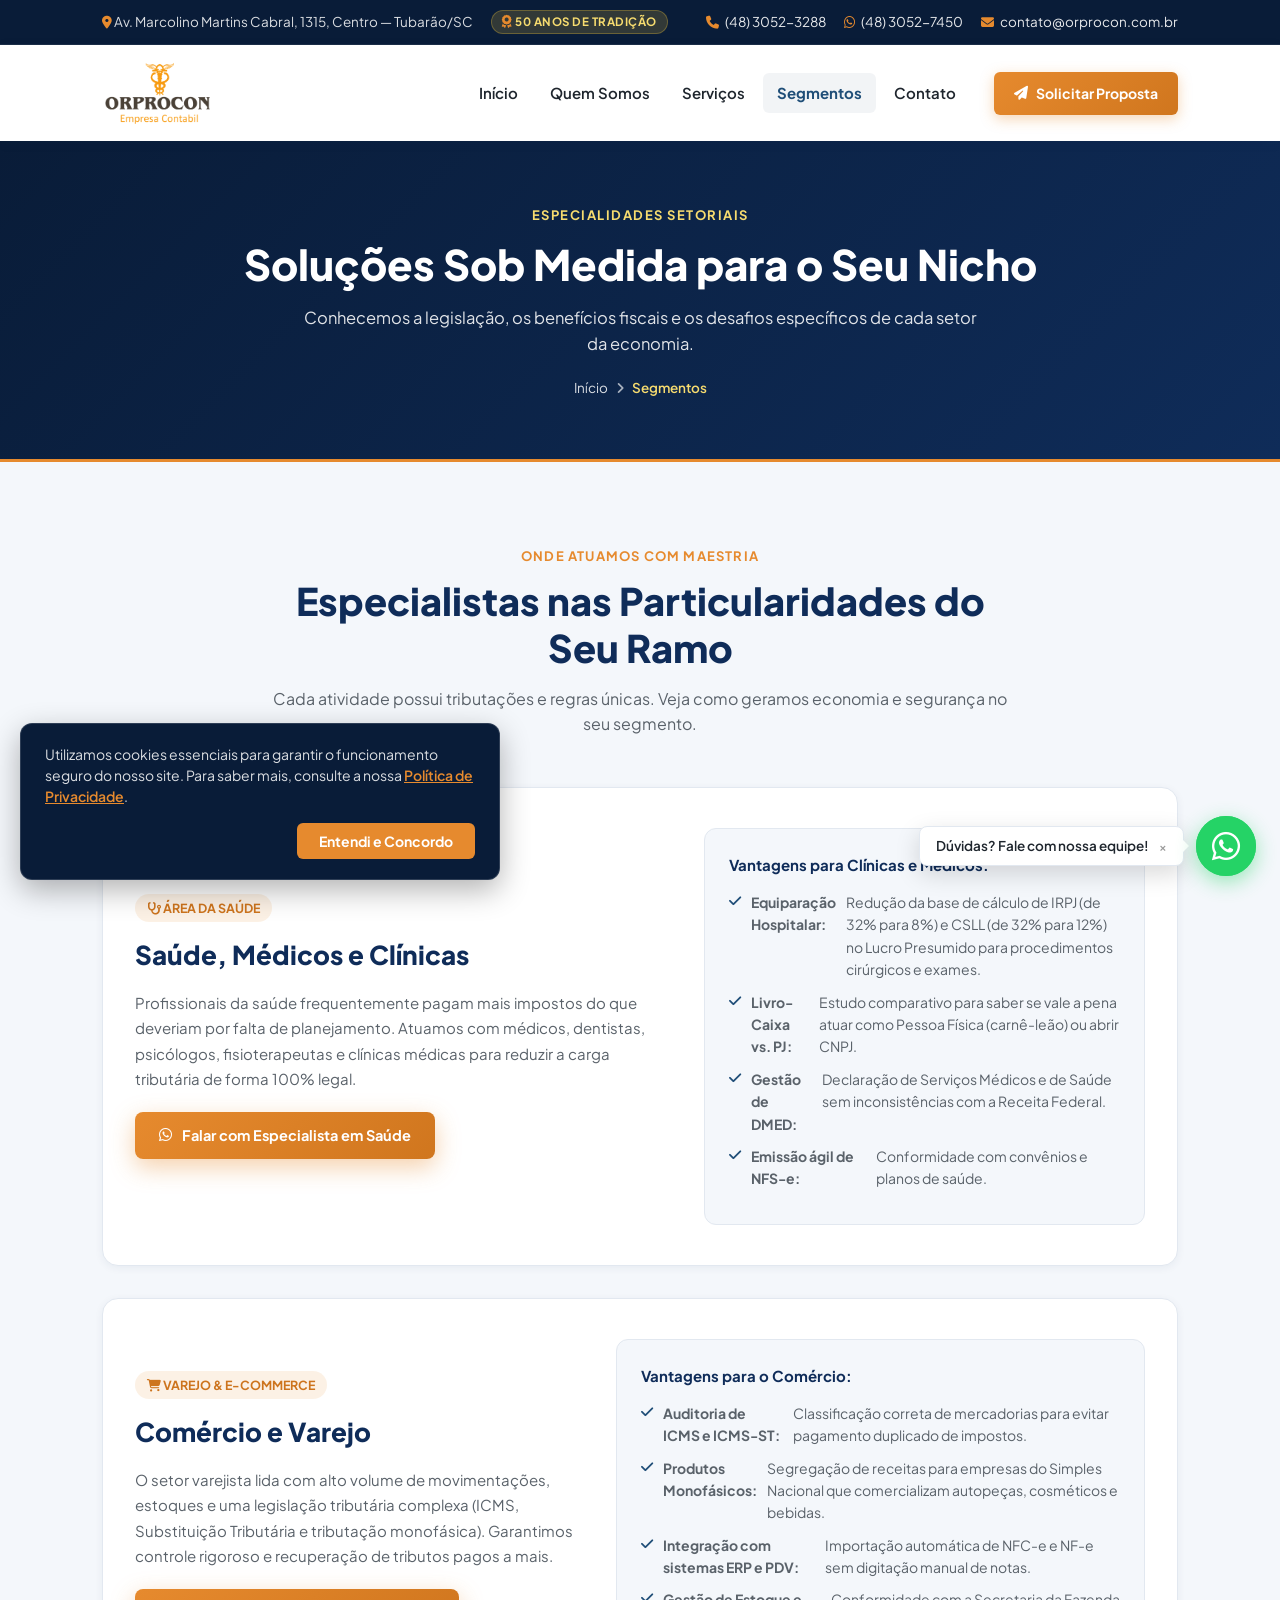
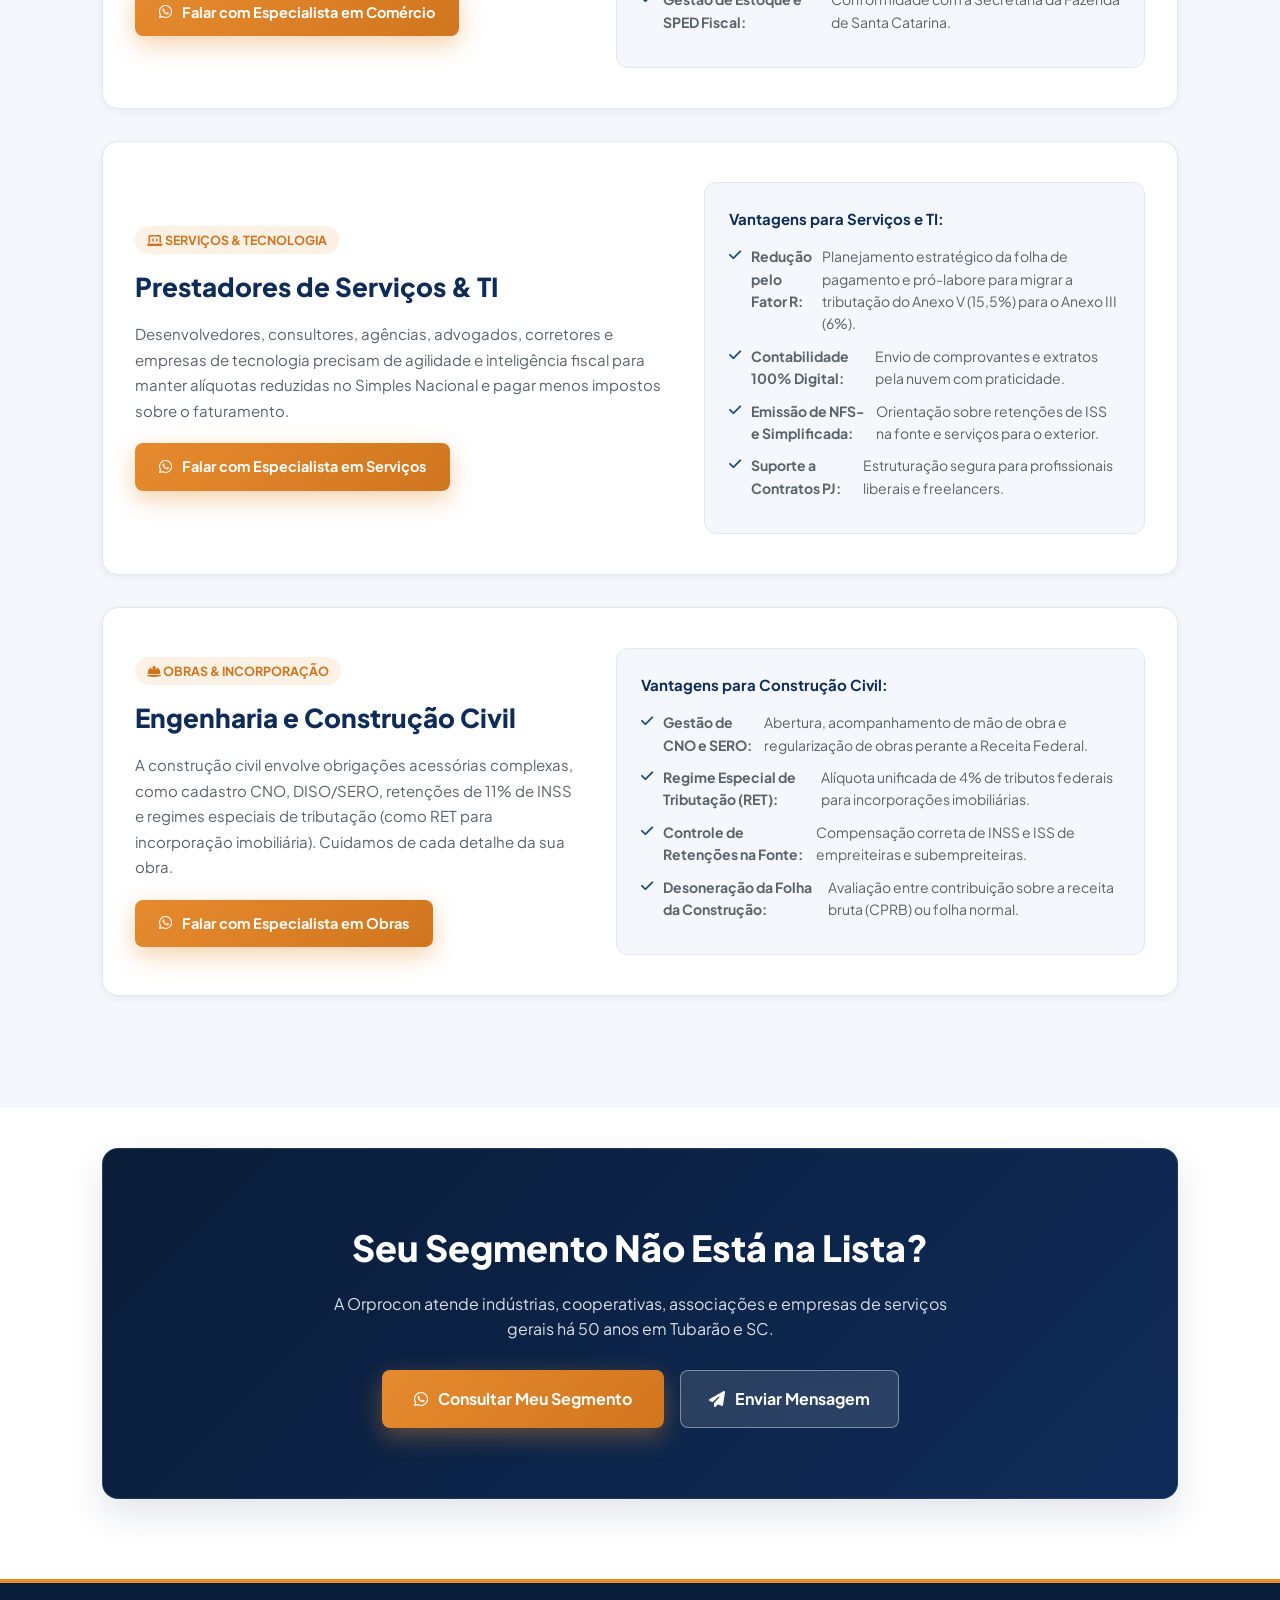
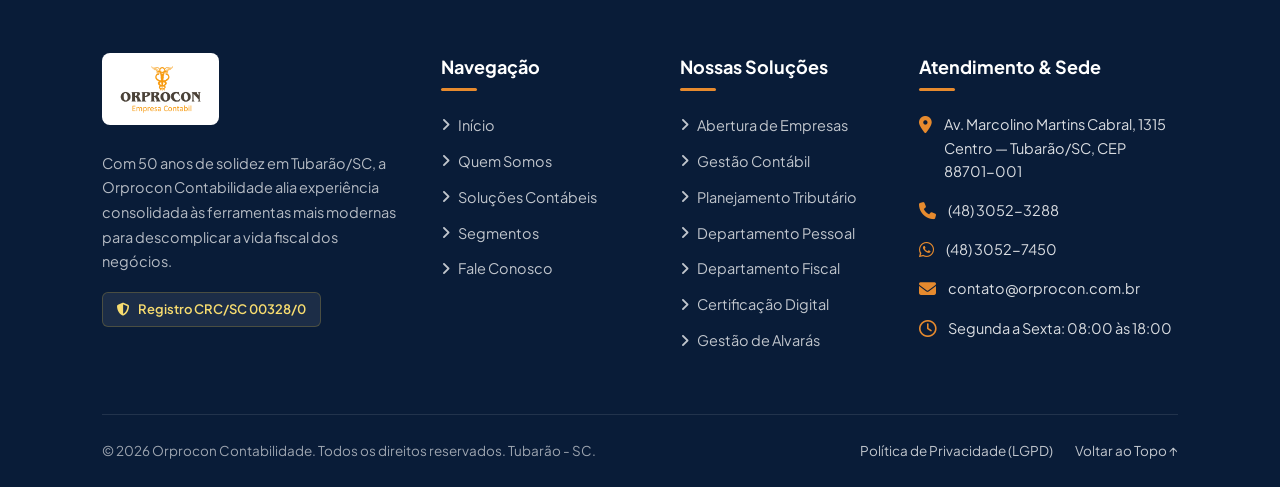
<file: segmentos.html>
<!DOCTYPE html>
<html lang="pt-BR">
<head>
    <meta charset="UTF-8">
    <meta name="viewport" content="width=device-width, initial-scale=1.0">
    <title>Segmentos Atendidos | Orprocon Contabilidade em Tubarão - SC</title>
    <meta name="description" content="Contabilidade especializada para clínicas médicas, comércio varejista, empresas de TI e construção civil em Tubarão e Santa Catarina.">
    <link rel="canonical" href="https://clientesorprocon.com.br/segmentos.html">

    <!-- Favicon -->
    <link rel="icon" href="favicon.ico" sizes="any">
    <link rel="icon" type="image/png" sizes="32x32" href="assets/img/favicon/favicon-32x32.png">
    <link rel="icon" type="image/png" sizes="16x16" href="assets/img/favicon/favicon-16x16.png">
    <link rel="apple-touch-icon" href="apple-touch-icon.png">

    <!-- Open Graph -->
    <meta property="og:type" content="website">
    <meta property="og:locale" content="pt_BR">
    <meta property="og:site_name" content="Orprocon Contabilidade">
    <meta property="og:title" content="Segmentos Atendidos | Orprocon Contabilidade em Tubarão - SC">
    <meta property="og:description" content="Contabilidade consultiva adaptada para Médicos e Saúde, Comércio, TI e Construção Civil em Tubarão/SC.">
    <meta property="og:url" content="https://clientesorprocon.com.br/segmentos.html">
    <meta property="og:image" content="https://clientesorprocon.com.br/assets/img/hero-banner.png">

    <!-- Fonts & Icons -->
    <link rel="preconnect" href="https://fonts.googleapis.com">
    <link rel="preconnect" href="https://fonts.gstatic.com" crossorigin>
    <link href="https://fonts.googleapis.com/css2?family=Plus+Jakarta+Sans:wght@400;500;600;700;800&display=swap" rel="stylesheet">
    <link rel="stylesheet" href="https://cdnjs.cloudflare.com/ajax/libs/font-awesome/6.5.1/css/all.min.css">

    <!-- Estilos -->
    <link rel="stylesheet" href="assets/css/base.css">
    <link rel="stylesheet" href="assets/css/layout.css">
    <link rel="stylesheet" href="assets/css/home.css">
    <link rel="stylesheet" href="assets/css/pages.css">
</head>
<body>

    <!-- Top Bar -->
    <div class="top-bar">
        <div class="top-bar-left">
            <span><i class="fa-solid fa-location-dot"></i> Av. Marcolino Martins Cabral, 1315, Centro — Tubarão/SC</span>
            <span class="top-bar-badge"><i class="fa-solid fa-award"></i> 50 ANOS DE TRADIÇÃO</span>
        </div>
        <div class="top-bar-right">
            <a href="tel:+554830523288"><i class="fa-solid fa-phone"></i> (48) 3052-3288</a>
            <a href="https://wa.me/554830527450" target="_blank" rel="noopener"><i class="fa-brands fa-whatsapp"></i> (48) 3052-7450</a>
            <a href="mailto:contato@orprocon.com.br"><i class="fa-solid fa-envelope"></i> contato@orprocon.com.br</a>
        </div>
    </div>

    <!-- Header -->
    <header>
        <div class="logo">
            <a href="index.html" aria-label="Página Inicial Orprocon">
                <img src="assets/img/logo-orprocon.png" alt="Orprocon Empresa Contábil">
            </a>
        </div>
        <button class="menu-toggle" id="menu-toggle" aria-label="Abrir menu" aria-expanded="false" aria-controls="nav-wrapper">
            <span></span><span></span><span></span>
        </button>
        <div class="nav-wrapper" id="nav-wrapper">
            <nav>
                <ul>
                    <li><a href="index.html">Início</a></li>
                    <li><a href="quem-somos.html">Quem Somos</a></li>
                    <li><a href="servicos.html">Serviços</a></li>
                    <li><a href="segmentos.html" class="active">Segmentos</a></li>
                    <li><a href="contato.html">Contato</a></li>
                </ul>
            </nav>
            <a href="contato.html" class="btn-cta">
                <i class="fa-solid fa-paper-plane"></i> Solicitar Proposta
            </a>
        </div>
    </header>

    <!-- Page Hero -->
    <section class="page-hero">
        <span class="page-hero-tag">ESPECIALIDADES SETORIAIS</span>
        <h1>Soluções Sob Medida para o Seu Nicho</h1>
        <p>Conhecemos a legislação, os benefícios fiscais e os desafios específicos de cada setor da economia.</p>
        <div class="breadcrumb">
            <a href="index.html">Início</a>
            <i class="fa-solid fa-angle-right"></i>
            <span>Segmentos</span>
        </div>
    </section>

    <!-- Lista de Segmentos Detalhados -->
    <section class="segments-detail" style="padding: 80px 8%; background-color: var(--light-bg);">
        <div class="section-header">
            <span class="section-tag">ONDE ATUAMOS COM MAESTRIA</span>
            <h2 class="section-title">Especialistas nas Particularidades do Seu Ramo</h2>
            <p class="section-subtitle">Cada atividade possui tributações e regras únicas. Veja como geramos economia e segurança no seu segmento.</p>
        </div>

        <!-- 1. Saúde & Clínicas Médicas -->
        <div class="segment-detail-card" id="saude">
            <div class="segment-detail-info">
                <span class="segment-detail-badge"><i class="fa-solid fa-stethoscope"></i> ÁREA DA SAÚDE</span>
                <h2>Saúde, Médicos e Clínicas</h2>
                <p>
                    Profissionais da saúde frequentemente pagam mais impostos do que deveriam por falta de planejamento. Atuamos com médicos, dentistas, psicólogos, fisioterapeutas e clínicas médicas para reduzir a carga tributária de forma 100% legal.
                </p>
                <a href="https://wa.me/554830527450?text=Ol%C3%A1!%20Sou%20da%20%C3%A1rea%20da%20Sa%C3%BAde%20e%20gostaria%20de%20uma%20an%C3%A1lise%20tribut%C3%A1ria." target="_blank" rel="noopener" class="btn-hero-primary" style="padding: 12px 24px; font-size: 14.5px;">
                    <i class="fa-brands fa-whatsapp"></i> Falar com Especialista em Saúde
                </a>
            </div>
            <div class="segment-detail-benefits">
                <h4>Vantagens para Clínicas e Médicos:</h4>
                <ul>
                    <li><i class="fa-solid fa-check"></i> <strong>Equiparação Hospitalar:</strong> Redução da base de cálculo de IRPJ (de 32% para 8%) e CSLL (de 32% para 12%) no Lucro Presumido para procedimentos cirúrgicos e exames.</li>
                    <li><i class="fa-solid fa-check"></i> <strong>Livro-Caixa vs. PJ:</strong> Estudo comparativo para saber se vale a pena atuar como Pessoa Física (carnê-leão) ou abrir CNPJ.</li>
                    <li><i class="fa-solid fa-check"></i> <strong>Gestão de DMED:</strong> Declaração de Serviços Médicos e de Saúde sem inconsistências com a Receita Federal.</li>
                    <li><i class="fa-solid fa-check"></i> <strong>Emissão ágil de NFS-e:</strong> Conformidade com convênios e planos de saúde.</li>
                </ul>
            </div>
        </div>

        <!-- 2. Comércio & Varejo -->
        <div class="segment-detail-card" id="comercio">
            <div class="segment-detail-info">
                <span class="segment-detail-badge"><i class="fa-solid fa-cart-shopping"></i> VAREJO & E-COMMERCE</span>
                <h2>Comércio e Varejo</h2>
                <p>
                    O setor varejista lida com alto volume de movimentações, estoques e uma legislação tributária complexa (ICMS, Substituição Tributária e tributação monofásica). Garantimos controle rigoroso e recuperação de tributos pagos a mais.
                </p>
                <a href="https://wa.me/554830527450?text=Ol%C3%A1!%20Sou%20do%20Com%C3%A9rcio%20e%20gostaria%20de%20atendimento%20cont%C3%A1bil." target="_blank" rel="noopener" class="btn-hero-primary" style="padding: 12px 24px; font-size: 14.5px;">
                    <i class="fa-brands fa-whatsapp"></i> Falar com Especialista em Comércio
                </a>
            </div>
            <div class="segment-detail-benefits">
                <h4>Vantagens para o Comércio:</h4>
                <ul>
                    <li><i class="fa-solid fa-check"></i> <strong>Auditoria de ICMS e ICMS-ST:</strong> Classificação correta de mercadorias para evitar pagamento duplicado de impostos.</li>
                    <li><i class="fa-solid fa-check"></i> <strong>Produtos Monofásicos:</strong> Segregação de receitas para empresas do Simples Nacional que comercializam autopeças, cosméticos e bebidas.</li>
                    <li><i class="fa-solid fa-check"></i> <strong>Integração com sistemas ERP e PDV:</strong> Importação automática de NFC-e e NF-e sem digitação manual de notas.</li>
                    <li><i class="fa-solid fa-check"></i> <strong>Gestão de Estoque e SPED Fiscal:</strong> Conformidade com a Secretaria da Fazenda de Santa Catarina.</li>
                </ul>
            </div>
        </div>

        <!-- 3. Prestadores de Serviços & TI -->
        <div class="segment-detail-card" id="tecnologia">
            <div class="segment-detail-info">
                <span class="segment-detail-badge"><i class="fa-solid fa-laptop-code"></i> SERVIÇOS & TECNOLOGIA</span>
                <h2>Prestadores de Serviços & TI</h2>
                <p>
                    Desenvolvedores, consultores, agências, advogados, corretores e empresas de tecnologia precisam de agilidade e inteligência fiscal para manter alíquotas reduzidas no Simples Nacional e pagar menos impostos sobre o faturamento.
                </p>
                <a href="https://wa.me/554830527450?text=Ol%C3%A1!%20Sou%20prestador%20de%20servi%C3%A7os/TI%20e%20quero%20reduzir%20impostos." target="_blank" rel="noopener" class="btn-hero-primary" style="padding: 12px 24px; font-size: 14.5px;">
                    <i class="fa-brands fa-whatsapp"></i> Falar com Especialista em Serviços
                </a>
            </div>
            <div class="segment-detail-benefits">
                <h4>Vantagens para Serviços e TI:</h4>
                <ul>
                    <li><i class="fa-solid fa-check"></i> <strong>Redução pelo Fator R:</strong> Planejamento estratégico da folha de pagamento e pró-labore para migrar a tributação do Anexo V (15,5%) para o Anexo III (6%).</li>
                    <li><i class="fa-solid fa-check"></i> <strong>Contabilidade 100% Digital:</strong> Envio de comprovantes e extratos pela nuvem com praticidade.</li>
                    <li><i class="fa-solid fa-check"></i> <strong>Emissão de NFS-e Simplificada:</strong> Orientação sobre retenções de ISS na fonte e serviços para o exterior.</li>
                    <li><i class="fa-solid fa-check"></i> <strong>Suporte a Contratos PJ:</strong> Estruturação segura para profissionais liberais e freelancers.</li>
                </ul>
            </div>
        </div>

        <!-- 4. Engenharia & Construção Civil -->
        <div class="segment-detail-card" id="construcao">
            <div class="segment-detail-info">
                <span class="segment-detail-badge"><i class="fa-solid fa-helmet-safety"></i> OBRAS & INCORPORAÇÃO</span>
                <h2>Engenharia e Construção Civil</h2>
                <p>
                    A construção civil envolve obrigações acessórias complexas, como cadastro CNO, DISO/SERO, retenções de 11% de INSS e regimes especiais de tributação (como RET para incorporação imobiliária). Cuidamos de cada detalhe da sua obra.
                </p>
                <a href="https://wa.me/554830527450?text=Ol%C3%A1!%20Sou%20da%20Constru%C3%A7%C3%A3o%20Civil%20e%20gostaria%20de%20consultoria." target="_blank" rel="noopener" class="btn-hero-primary" style="padding: 12px 24px; font-size: 14.5px;">
                    <i class="fa-brands fa-whatsapp"></i> Falar com Especialista em Obras
                </a>
            </div>
            <div class="segment-detail-benefits">
                <h4>Vantagens para Construção Civil:</h4>
                <ul>
                    <li><i class="fa-solid fa-check"></i> <strong>Gestão de CNO e SERO:</strong> Abertura, acompanhamento de mão de obra e regularização de obras perante a Receita Federal.</li>
                    <li><i class="fa-solid fa-check"></i> <strong>Regime Especial de Tributação (RET):</strong> Alíquota unificada de 4% de tributos federais para incorporações imobiliárias.</li>
                    <li><i class="fa-solid fa-check"></i> <strong>Controle de Retenções na Fonte:</strong> Compensação correta de INSS e ISS de empreiteiras e subempreiteiras.</li>
                    <li><i class="fa-solid fa-check"></i> <strong>Desoneração da Folha da Construção:</strong> Avaliação entre contribuição sobre a receita bruta (CPRB) ou folha normal.</li>
                </ul>
            </div>
        </div>
    </section>

    <!-- CTA Banner -->
    <div class="cta-banner">
        <h2>Seu Segmento Não Está na Lista?</h2>
        <p>A Orprocon atende indústrias, cooperativas, associações e empresas de serviços gerais há 50 anos em Tubarão e SC.</p>
        <div class="cta-banner-buttons">
            <a href="https://wa.me/554830527450?text=Ol%C3%A1!%20Gostaria%20de%20saber%20se%20a%20Orprocon%20atende%20meu%20tipo%20de%20empresa." target="_blank" rel="noopener" class="btn-hero-primary">
                <i class="fa-brands fa-whatsapp"></i> Consultar Meu Segmento
            </a>
            <a href="contato.html" class="btn-hero-secondary">
                <i class="fa-solid fa-paper-plane"></i> Enviar Mensagem
            </a>
        </div>
    </div>

    <!-- Rodapé -->
    <footer>
        <div class="footer-grid">
            <div class="footer-col">
                <div class="footer-logo">
                    <img src="assets/img/logo-orprocon.png" alt="Orprocon Contabilidade">
                </div>
                <p>
                    Com 50 anos de solidez em Tubarão/SC, a Orprocon Contabilidade alia experiência consolidada às ferramentas mais modernas para descomplicar a vida fiscal dos negócios.
                </p>
                <div class="footer-crc">
                    <i class="fa-solid fa-shield-halved"></i> Registro CRC/SC 00328/0
                </div>
            </div>

            <div class="footer-col">
                <h4>Navegação</h4>
                <ul>
                    <li><a href="index.html"><i class="fa-solid fa-angle-right"></i> Início</a></li>
                    <li><a href="quem-somos.html"><i class="fa-solid fa-angle-right"></i> Quem Somos</a></li>
                    <li><a href="servicos.html"><i class="fa-solid fa-angle-right"></i> Soluções Contábeis</a></li>
                    <li><a href="segmentos.html"><i class="fa-solid fa-angle-right"></i> Segmentos</a></li>
                    <li><a href="contato.html"><i class="fa-solid fa-angle-right"></i> Fale Conosco</a></li>
                </ul>
            </div>

            <div class="footer-col">
                <h4>Nossas Soluções</h4>
                <ul>
                    <li><a href="servicos.html#abertura"><i class="fa-solid fa-angle-right"></i> Abertura de Empresas</a></li>
                    <li><a href="servicos.html#contabil"><i class="fa-solid fa-angle-right"></i> Gestão Contábil</a></li>
                    <li><a href="servicos.html#tributario"><i class="fa-solid fa-angle-right"></i> Planejamento Tributário</a></li>
                    <li><a href="servicos.html#pessoal"><i class="fa-solid fa-angle-right"></i> Departamento Pessoal</a></li>
                    <li><a href="servicos.html#fiscal"><i class="fa-solid fa-angle-right"></i> Departamento Fiscal</a></li>
                    <li><a href="servicos.html#certificacao"><i class="fa-solid fa-angle-right"></i> Certificação Digital</a></li>
                    <li><a href="servicos.html#alvaras"><i class="fa-solid fa-angle-right"></i> Gestão de Alvarás</a></li>
                </ul>
            </div>

            <div class="footer-col">
                <h4>Atendimento & Sede</h4>
                <div class="footer-contact-item">
                    <i class="fa-solid fa-location-dot"></i>
                    <div>
                        Av. Marcolino Martins Cabral, 1315<br>Centro — Tubarão/SC, CEP 88701-001
                    </div>
                </div>
                <div class="footer-contact-item">
                    <i class="fa-solid fa-phone"></i>
                    <div>
                        <a href="tel:+554830523288">(48) 3052-3288</a>
                    </div>
                </div>
                <div class="footer-contact-item">
                    <i class="fa-brands fa-whatsapp"></i>
                    <div>
                        <a href="https://wa.me/554830527450" target="_blank" rel="noopener">(48) 3052-7450</a>
                    </div>
                </div>
                <div class="footer-contact-item">
                    <i class="fa-solid fa-envelope"></i>
                    <div>
                        <a href="mailto:contato@orprocon.com.br">contato@orprocon.com.br</a>
                    </div>
                </div>
                <div class="footer-contact-item">
                    <i class="fa-regular fa-clock"></i>
                    <div>
                        Segunda a Sexta: 08:00 às 18:00
                    </div>
                </div>
            </div>
        </div>

        <div class="footer-bottom">
            <div>
                &copy; 2026 Orprocon Contabilidade. Todos os direitos reservados. Tubarão - SC.
            </div>
            <div class="footer-bottom-links">
                <a href="privacidade.html">Política de Privacidade (LGPD)</a>
                <a href="#">Voltar ao Topo ↑</a>
            </div>
        </div>
    </footer>

    <!-- WhatsApp Flutuante com Tooltip -->
    <div class="whatsapp-float-container">
        <div class="whatsapp-tooltip" id="whatsapp-tooltip">
            <span>Dúvidas? Fale com nossa equipe!</span>
            <span class="close-tooltip" id="close-whatsapp-tooltip">&times;</span>
        </div>
        <a href="https://wa.me/554830527450?text=Ol%C3%A1!%20Vim%20pelo%20site%20da%20Orprocon%20e%20gostaria%20de%20atendimento." class="whatsapp-float" target="_blank" rel="noopener" aria-label="Fale conosco no WhatsApp">
            <i class="fa-brands fa-whatsapp"></i>
        </a>
    </div>

    <!-- Banner de Cookies (LGPD) -->
    <div class="cookie-banner" id="cookie-banner">
        <p>Utilizamos cookies essenciais para garantir o funcionamento seguro do nosso site. Para saber mais, consulte a nossa <a href="privacidade.html">Política de Privacidade</a>.</p>
        <div class="cookie-banner-actions">
            <button type="button" class="btn-cookie-aceitar" id="cookie-aceitar">Entendi e Concordo</button>
        </div>
    </div>

    <!-- Scripts -->
    <script src="assets/js/header.js" defer></script>
    <script src="assets/js/home.js" defer></script>
    <script src="assets/js/cookies.js" defer></script>
</body>
</html>
</file>
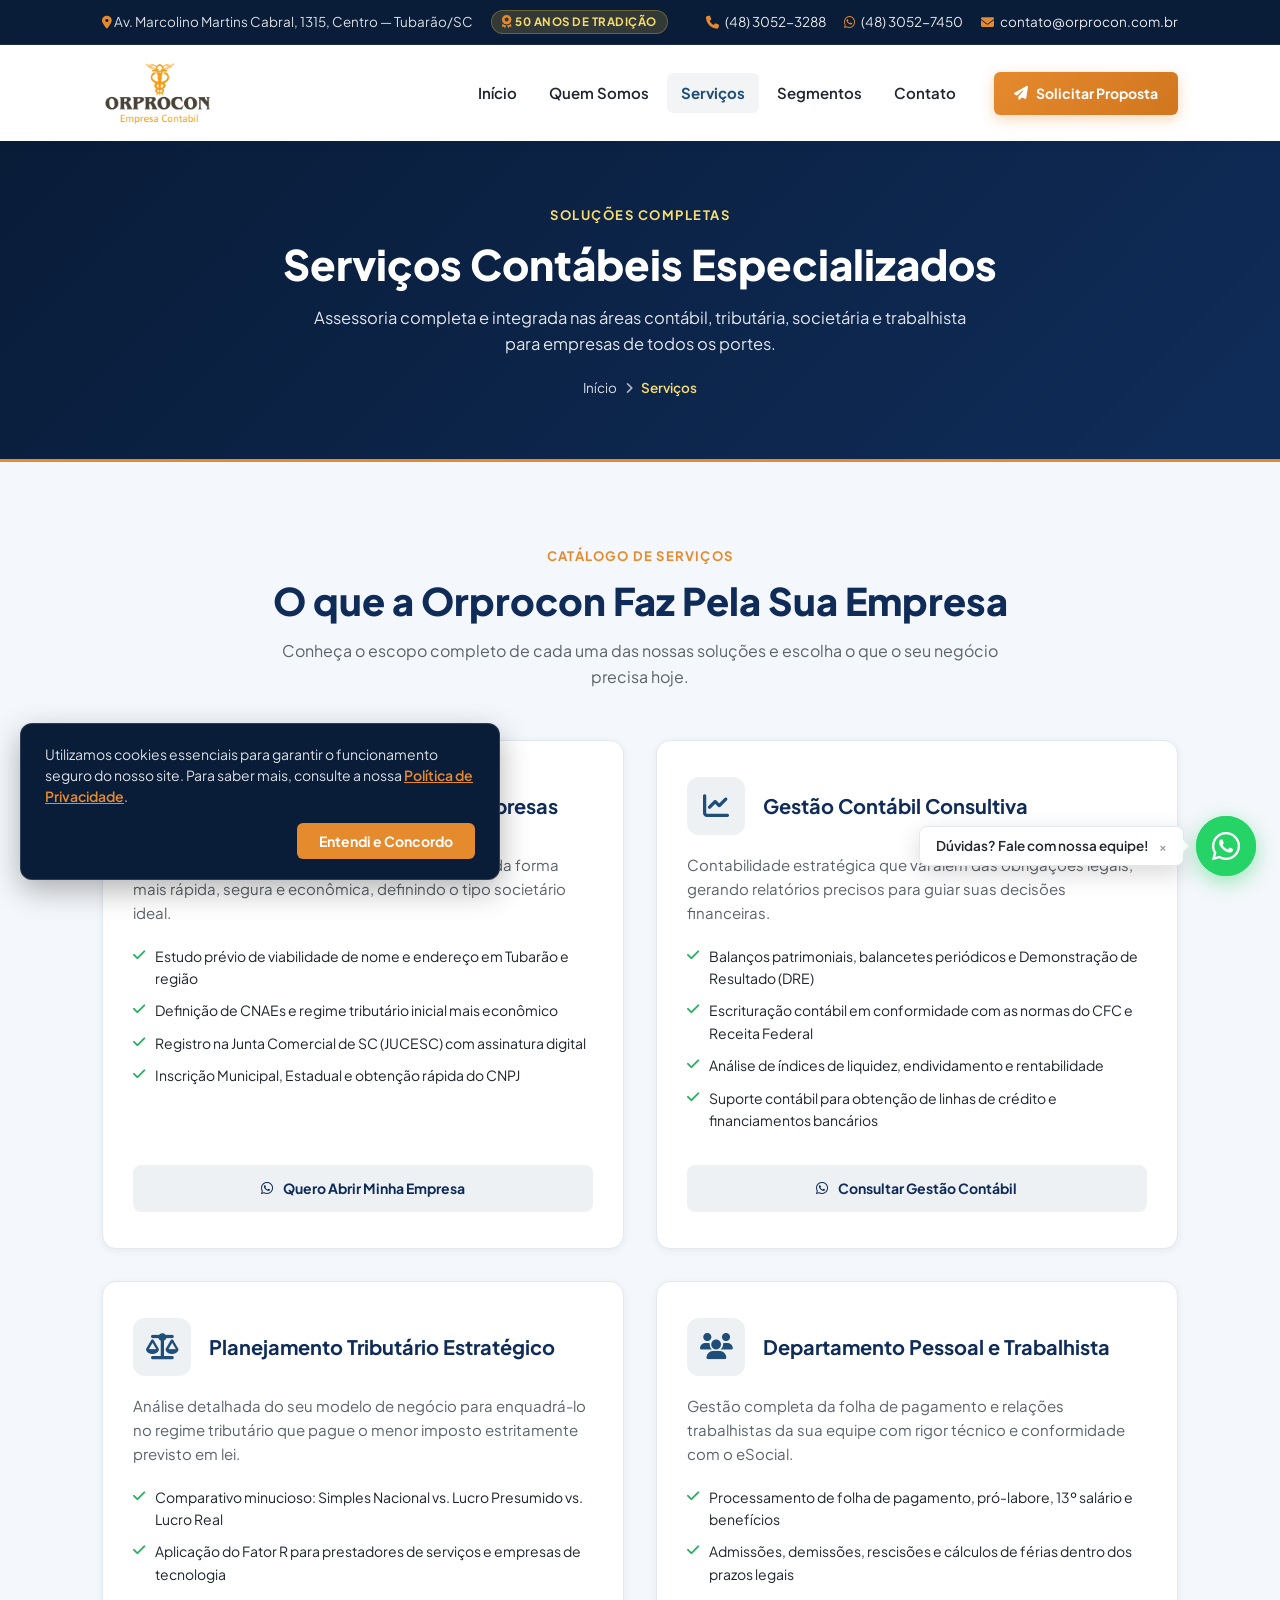
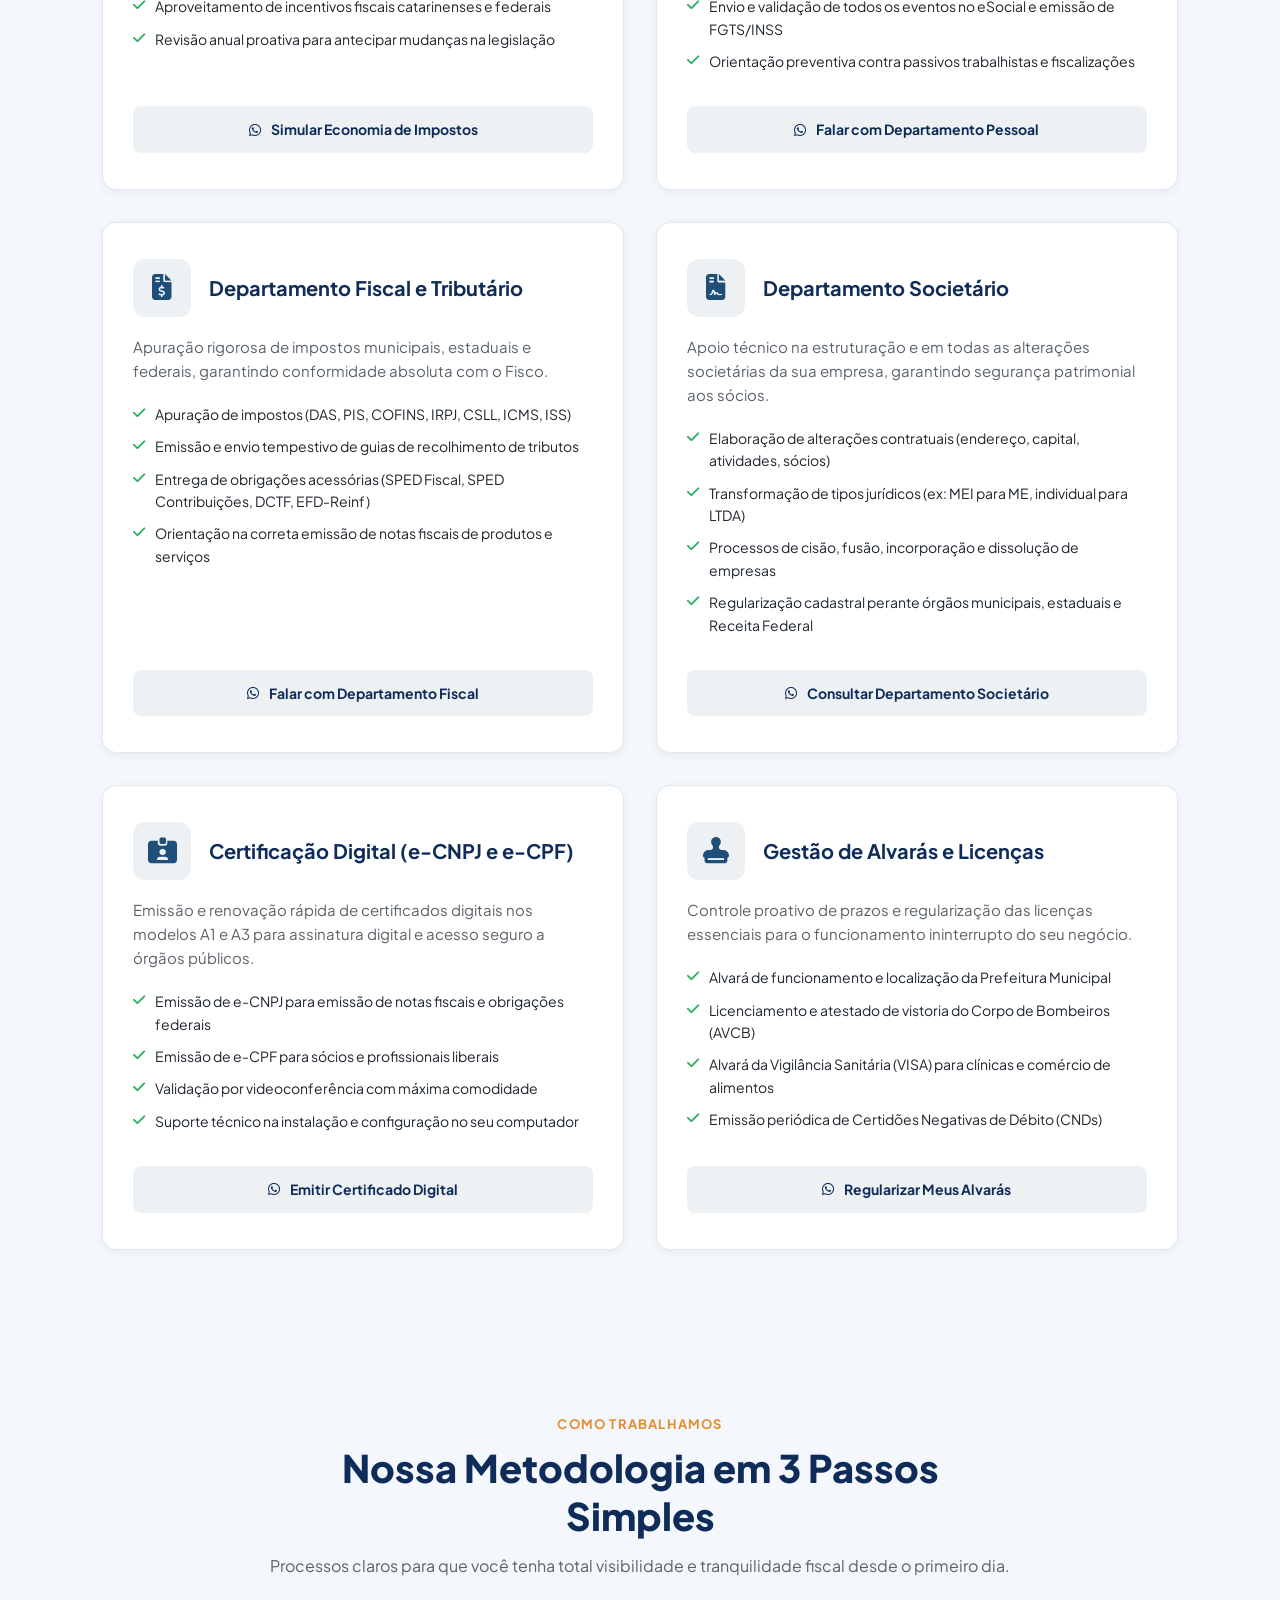
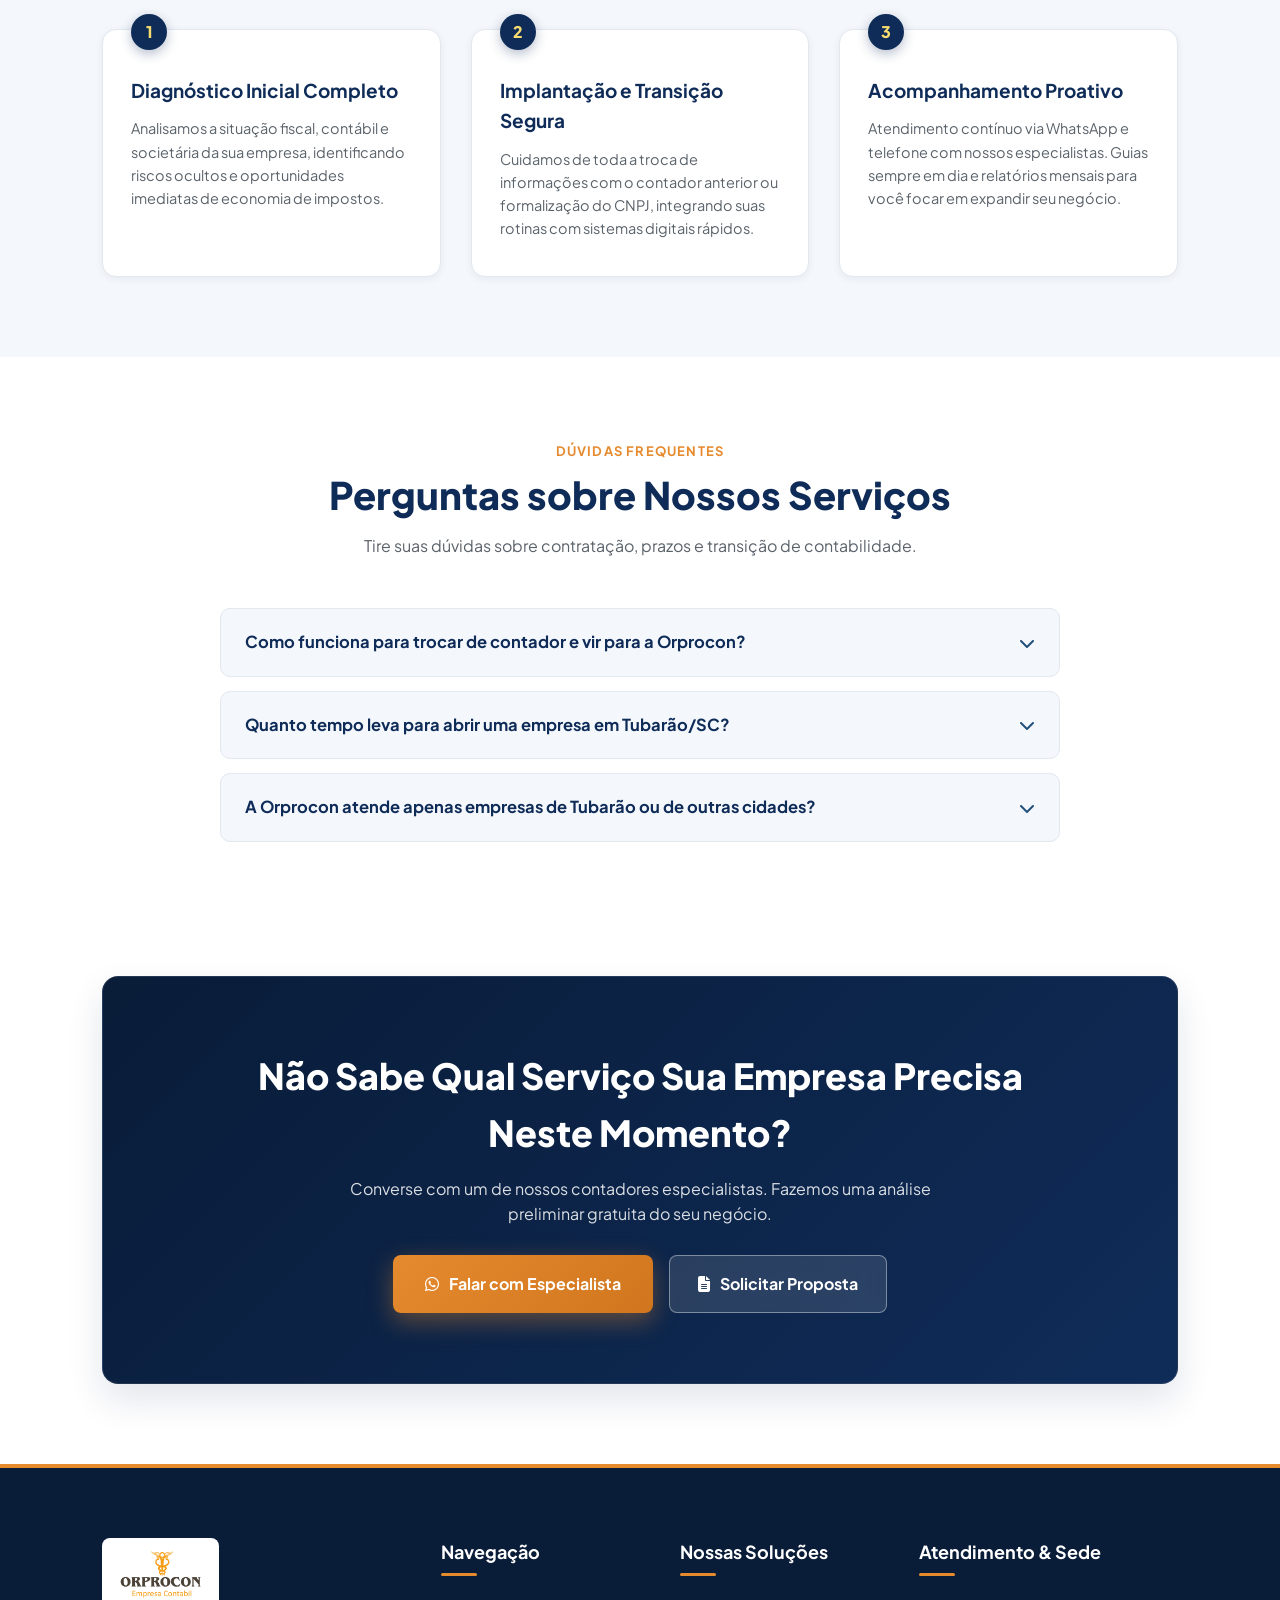
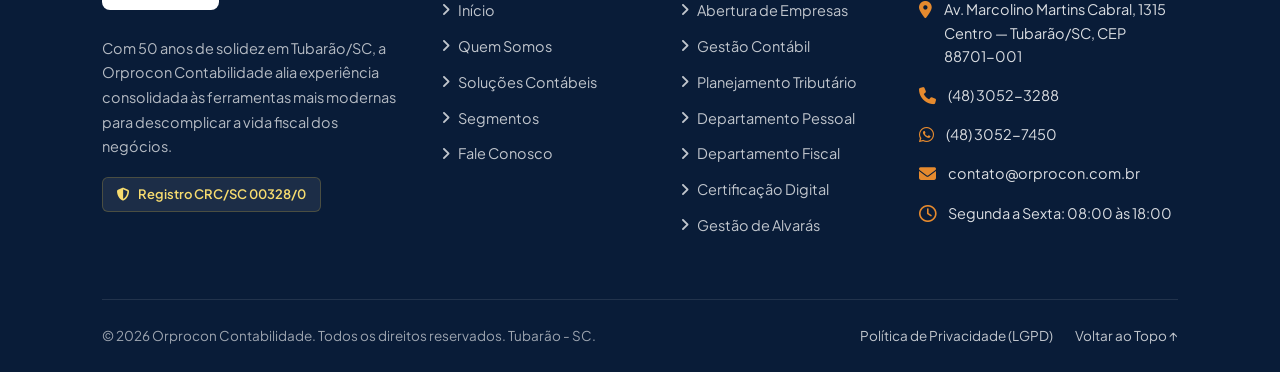
<file: servicos.html>
<!DOCTYPE html>
<html lang="pt-BR">
<head>
    <meta charset="UTF-8">
    <meta name="viewport" content="width=device-width, initial-scale=1.0">
    <title>Serviços Contábeis em Tubarão - SC | Orprocon Contabilidade</title>
    <meta name="description" content="Conheça todos os serviços da Orprocon Contabilidade: abertura de empresas, gestão contábil, planejamento tributário, departamento pessoal e fiscal em Tubarão/SC.">
    <link rel="canonical" href="https://clientesorprocon.com.br/servicos.html">

    <!-- Favicon -->
    <link rel="icon" href="favicon.ico" sizes="any">
    <link rel="icon" type="image/png" sizes="32x32" href="assets/img/favicon/favicon-32x32.png">
    <link rel="icon" type="image/png" sizes="16x16" href="assets/img/favicon/favicon-16x16.png">
    <link rel="apple-touch-icon" href="apple-touch-icon.png">

    <!-- Open Graph -->
    <meta property="og:type" content="website">
    <meta property="og:locale" content="pt_BR">
    <meta property="og:site_name" content="Orprocon Contabilidade">
    <meta property="og:title" content="Serviços Contábeis em Tubarão - SC | Orprocon Contabilidade">
    <meta property="og:description" content="Soluções contábeis completas: abertura ágil de empresas, redução legal de impostos, departamento pessoal e gestão fiscal em Tubarão/SC.">
    <meta property="og:url" content="https://clientesorprocon.com.br/servicos.html">
    <meta property="og:image" content="https://clientesorprocon.com.br/assets/img/hero-banner.png">

    <!-- Fonts & Icons -->
    <link rel="preconnect" href="https://fonts.googleapis.com">
    <link rel="preconnect" href="https://fonts.gstatic.com" crossorigin>
    <link href="https://fonts.googleapis.com/css2?family=Plus+Jakarta+Sans:wght@400;500;600;700;800&display=swap" rel="stylesheet">
    <link rel="stylesheet" href="https://cdnjs.cloudflare.com/ajax/libs/font-awesome/6.5.1/css/all.min.css">

    <!-- Estilos -->
    <link rel="stylesheet" href="assets/css/base.css">
    <link rel="stylesheet" href="assets/css/layout.css">
    <link rel="stylesheet" href="assets/css/home.css">
    <link rel="stylesheet" href="assets/css/pages.css">
</head>
<body>

    <!-- Top Bar -->
    <div class="top-bar">
        <div class="top-bar-left">
            <span><i class="fa-solid fa-location-dot"></i> Av. Marcolino Martins Cabral, 1315, Centro — Tubarão/SC</span>
            <span class="top-bar-badge"><i class="fa-solid fa-award"></i> 50 ANOS DE TRADIÇÃO</span>
        </div>
        <div class="top-bar-right">
            <a href="tel:+554830523288"><i class="fa-solid fa-phone"></i> (48) 3052-3288</a>
            <a href="https://wa.me/554830527450" target="_blank" rel="noopener"><i class="fa-brands fa-whatsapp"></i> (48) 3052-7450</a>
            <a href="mailto:contato@orprocon.com.br"><i class="fa-solid fa-envelope"></i> contato@orprocon.com.br</a>
        </div>
    </div>

    <!-- Header -->
    <header>
        <div class="logo">
            <a href="index.html" aria-label="Página Inicial Orprocon">
                <img src="assets/img/logo-orprocon.png" alt="Orprocon Empresa Contábil">
            </a>
        </div>
        <button class="menu-toggle" id="menu-toggle" aria-label="Abrir menu" aria-expanded="false" aria-controls="nav-wrapper">
            <span></span><span></span><span></span>
        </button>
        <div class="nav-wrapper" id="nav-wrapper">
            <nav>
                <ul>
                    <li><a href="index.html">Início</a></li>
                    <li><a href="quem-somos.html">Quem Somos</a></li>
                    <li><a href="servicos.html" class="active">Serviços</a></li>
                    <li><a href="segmentos.html">Segmentos</a></li>
                    <li><a href="contato.html">Contato</a></li>
                </ul>
            </nav>
            <a href="contato.html" class="btn-cta">
                <i class="fa-solid fa-paper-plane"></i> Solicitar Proposta
            </a>
        </div>
    </header>

    <!-- Page Hero -->
    <section class="page-hero">
        <span class="page-hero-tag">SOLUÇÕES COMPLETAS</span>
        <h1>Serviços Contábeis Especializados</h1>
        <p>Assessoria completa e integrada nas áreas contábil, tributária, societária e trabalhista para empresas de todos os portes.</p>
        <div class="breadcrumb">
            <a href="index.html">Início</a>
            <i class="fa-solid fa-angle-right"></i>
            <span>Serviços</span>
        </div>
    </section>

    <!-- Detalhamento dos Serviços -->
    <section class="services" style="padding-top: 80px;">
        <div class="section-header">
            <span class="section-tag">CATÁLOGO DE SERVIÇOS</span>
            <h2 class="section-title">O que a Orprocon Faz Pela Sua Empresa</h2>
            <p class="section-subtitle">Conheça o escopo completo de cada uma das nossas soluções e escolha o que o seu negócio precisa hoje.</p>
        </div>

        <div class="services-detailed-grid">
            <!-- 1. Abertura de Empresas -->
            <div class="service-detail-card" id="abertura">
                <div class="service-detail-header">
                    <div class="service-detail-icon"><i class="fa-solid fa-building-flag"></i></div>
                    <div>
                        <h3>Abertura e Legalização de Empresas</h3>
                    </div>
                </div>
                <p>Orientação completa para formalizar seu negócio da forma mais rápida, segura e econômica, definindo o tipo societário ideal.</p>
                <ul class="service-detail-list">
                    <li><i class="fa-solid fa-check"></i> Estudo prévio de viabilidade de nome e endereço em Tubarão e região</li>
                    <li><i class="fa-solid fa-check"></i> Definição de CNAEs e regime tributário inicial mais econômico</li>
                    <li><i class="fa-solid fa-check"></i> Registro na Junta Comercial de SC (JUCESC) com assinatura digital</li>
                    <li><i class="fa-solid fa-check"></i> Inscrição Municipal, Estadual e obtenção rápida do CNPJ</li>
                </ul>
                <a href="https://wa.me/554830527450?text=Ol%C3%A1!%20Gostaria%20de%20orienta%C3%A7%C3%A3o%20para%20abertura%20de%20empresa." target="_blank" rel="noopener" class="service-detail-action">
                    <i class="fa-brands fa-whatsapp"></i> Quero Abrir Minha Empresa
                </a>
            </div>

            <!-- 2. Gestão Contábil -->
            <div class="service-detail-card" id="contabil">
                <div class="service-detail-header">
                    <div class="service-detail-icon"><i class="fa-solid fa-chart-line"></i></div>
                    <div>
                        <h3>Gestão Contábil Consultiva</h3>
                    </div>
                </div>
                <p>Contabilidade estratégica que vai além das obrigações legais, gerando relatórios precisos para guiar suas decisões financeiras.</p>
                <ul class="service-detail-list">
                    <li><i class="fa-solid fa-check"></i> Balanços patrimoniais, balancetes periódicos e Demonstração de Resultado (DRE)</li>
                    <li><i class="fa-solid fa-check"></i> Escrituração contábil em conformidade com as normas do CFC e Receita Federal</li>
                    <li><i class="fa-solid fa-check"></i> Análise de índices de liquidez, endividamento e rentabilidade</li>
                    <li><i class="fa-solid fa-check"></i> Suporte contábil para obtenção de linhas de crédito e financiamentos bancários</li>
                </ul>
                <a href="https://wa.me/554830527450?text=Ol%C3%A1!%20Gostaria%20de%20saber%20mais%20sobre%20Gest%C3%A3o%20Cont%C3%A1bil." target="_blank" rel="noopener" class="service-detail-action">
                    <i class="fa-brands fa-whatsapp"></i> Consultar Gestão Contábil
                </a>
            </div>

            <!-- 3. Planejamento Tributário -->
            <div class="service-detail-card" id="tributario">
                <div class="service-detail-header">
                    <div class="service-detail-icon"><i class="fa-solid fa-scale-balanced"></i></div>
                    <div>
                        <h3>Planejamento Tributário Estratégico</h3>
                    </div>
                </div>
                <p>Análise detalhada do seu modelo de negócio para enquadrá-lo no regime tributário que pague o menor imposto estritamente previsto em lei.</p>
                <ul class="service-detail-list">
                    <li><i class="fa-solid fa-check"></i> Comparativo minucioso: Simples Nacional vs. Lucro Presumido vs. Lucro Real</li>
                    <li><i class="fa-solid fa-check"></i> Aplicação do Fator R para prestadores de serviços e empresas de tecnologia</li>
                    <li><i class="fa-solid fa-check"></i> Aproveitamento de incentivos fiscais catarinenses e federais</li>
                    <li><i class="fa-solid fa-check"></i> Revisão anual proativa para antecipar mudanças na legislação</li>
                </ul>
                <a href="https://wa.me/554830527450?text=Ol%C3%A1!%20Gostaria%20de%20um%20diagn%C3%B3stico%20de%20Planejamento%20Tribut%C3%A1rio." target="_blank" rel="noopener" class="service-detail-action">
                    <i class="fa-brands fa-whatsapp"></i> Simular Economia de Impostos
                </a>
            </div>

            <!-- 4. Departamento Pessoal -->
            <div class="service-detail-card" id="pessoal">
                <div class="service-detail-header">
                    <div class="service-detail-icon"><i class="fa-solid fa-users"></i></div>
                    <div>
                        <h3>Departamento Pessoal e Trabalhista</h3>
                    </div>
                </div>
                <p>Gestão completa da folha de pagamento e relações trabalhistas da sua equipe com rigor técnico e conformidade com o eSocial.</p>
                <ul class="service-detail-list">
                    <li><i class="fa-solid fa-check"></i> Processamento de folha de pagamento, pró-labore, 13º salário e benefícios</li>
                    <li><i class="fa-solid fa-check"></i> Admissões, demissões, rescisões e cálculos de férias dentro dos prazos legais</li>
                    <li><i class="fa-solid fa-check"></i> Envio e validação de todos os eventos no eSocial e emissão de FGTS/INSS</li>
                    <li><i class="fa-solid fa-check"></i> Orientação preventiva contra passivos trabalhistas e fiscalizações</li>
                </ul>
                <a href="https://wa.me/554830527450?text=Ol%C3%A1!%20Gostaria%20de%20informa%C3%A7%C3%B5es%20sobre%20Departamento%20Pessoal." target="_blank" rel="noopener" class="service-detail-action">
                    <i class="fa-brands fa-whatsapp"></i> Falar com Departamento Pessoal
                </a>
            </div>

            <!-- 5. Departamento Fiscal -->
            <div class="service-detail-card" id="fiscal">
                <div class="service-detail-header">
                    <div class="service-detail-icon"><i class="fa-solid fa-file-invoice-dollar"></i></div>
                    <div>
                        <h3>Departamento Fiscal e Tributário</h3>
                    </div>
                </div>
                <p>Apuração rigorosa de impostos municipais, estaduais e federais, garantindo conformidade absoluta com o Fisco.</p>
                <ul class="service-detail-list">
                    <li><i class="fa-solid fa-check"></i> Apuração de impostos (DAS, PIS, COFINS, IRPJ, CSLL, ICMS, ISS)</li>
                    <li><i class="fa-solid fa-check"></i> Emissão e envio tempestivo de guias de recolhimento de tributos</li>
                    <li><i class="fa-solid fa-check"></i> Entrega de obrigações acessórias (SPED Fiscal, SPED Contribuições, DCTF, EFD-Reinf)</li>
                    <li><i class="fa-solid fa-check"></i> Orientação na correta emissão de notas fiscais de produtos e serviços</li>
                </ul>
                <a href="https://wa.me/554830527450?text=Ol%C3%A1!%20Gostaria%20de%20informa%C3%A7%C3%B5es%20sobre%20Departamento%20Fiscal." target="_blank" rel="noopener" class="service-detail-action">
                    <i class="fa-brands fa-whatsapp"></i> Falar com Departamento Fiscal
                </a>
            </div>

            <!-- 6. Departamento Societário -->
            <div class="service-detail-card" id="societario">
                <div class="service-detail-header">
                    <div class="service-detail-icon"><i class="fa-solid fa-file-contract"></i></div>
                    <div>
                        <h3>Departamento Societário</h3>
                    </div>
                </div>
                <p>Apoio técnico na estruturação e em todas as alterações societárias da sua empresa, garantindo segurança patrimonial aos sócios.</p>
                <ul class="service-detail-list">
                    <li><i class="fa-solid fa-check"></i> Elaboração de alterações contratuais (endereço, capital, atividades, sócios)</li>
                    <li><i class="fa-solid fa-check"></i> Transformação de tipos jurídicos (ex: MEI para ME, individual para LTDA)</li>
                    <li><i class="fa-solid fa-check"></i> Processos de cisão, fusão, incorporação e dissolução de empresas</li>
                    <li><i class="fa-solid fa-check"></i> Regularização cadastral perante órgãos municipais, estaduais e Receita Federal</li>
                </ul>
                <a href="https://wa.me/554830527450?text=Ol%C3%A1!%20Gostaria%20de%20informa%C3%A7%C3%B5es%20sobre%20Departamento%20Societ%C3%A1rio." target="_blank" rel="noopener" class="service-detail-action">
                    <i class="fa-brands fa-whatsapp"></i> Consultar Departamento Societário
                </a>
            </div>

            <!-- 7. Certificação Digital -->
            <div class="service-detail-card" id="certificacao">
                <div class="service-detail-header">
                    <div class="service-detail-icon"><i class="fa-solid fa-id-card-clip"></i></div>
                    <div>
                        <h3>Certificação Digital (e-CNPJ e e-CPF)</h3>
                    </div>
                </div>
                <p>Emissão e renovação rápida de certificados digitais nos modelos A1 e A3 para assinatura digital e acesso seguro a órgãos públicos.</p>
                <ul class="service-detail-list">
                    <li><i class="fa-solid fa-check"></i> Emissão de e-CNPJ para emissão de notas fiscais e obrigações federais</li>
                    <li><i class="fa-solid fa-check"></i> Emissão de e-CPF para sócios e profissionais liberais</li>
                    <li><i class="fa-solid fa-check"></i> Validação por videoconferência com máxima comodidade</li>
                    <li><i class="fa-solid fa-check"></i> Suporte técnico na instalação e configuração no seu computador</li>
                </ul>
                <a href="https://wa.me/554830527450?text=Ol%C3%A1!%20Gostaria%20de%20emitir%20um%20Certificado%20Digital." target="_blank" rel="noopener" class="service-detail-action">
                    <i class="fa-brands fa-whatsapp"></i> Emitir Certificado Digital
                </a>
            </div>

            <!-- 8. Gestão de Alvarás -->
            <div class="service-detail-card" id="alvaras">
                <div class="service-detail-header">
                    <div class="service-detail-icon"><i class="fa-solid fa-stamp"></i></div>
                    <div>
                        <h3>Gestão de Alvarás e Licenças</h3>
                    </div>
                </div>
                <p>Controle proativo de prazos e regularização das licenças essenciais para o funcionamento ininterrupto do seu negócio.</p>
                <ul class="service-detail-list">
                    <li><i class="fa-solid fa-check"></i> Alvará de funcionamento e localização da Prefeitura Municipal</li>
                    <li><i class="fa-solid fa-check"></i> Licenciamento e atestado de vistoria do Corpo de Bombeiros (AVCB)</li>
                    <li><i class="fa-solid fa-check"></i> Alvará da Vigilância Sanitária (VISA) para clínicas e comércio de alimentos</li>
                    <li><i class="fa-solid fa-check"></i> Emissão periódica de Certidões Negativas de Débito (CNDs)</li>
                </ul>
                <a href="https://wa.me/554830527450?text=Ol%C3%A1!%20Gostaria%20de%20informa%C3%A7%C3%B5es%20sobre%20Gest%C3%A3o%20de%20Alvar%C3%A1s." target="_blank" rel="noopener" class="service-detail-action">
                    <i class="fa-brands fa-whatsapp"></i> Regularizar Meus Alvarás
                </a>
            </div>
        </div>
    </section>

    <!-- Metodologia de Trabalho -->
    <section class="methodology">
        <div class="section-header">
            <span class="section-tag">COMO TRABALHAMOS</span>
            <h2 class="section-title">Nossa Metodologia em 3 Passos Simples</h2>
            <p class="section-subtitle">Processos claros para que você tenha total visibilidade e tranquilidade fiscal desde o primeiro dia.</p>
        </div>

        <div class="methodology-grid">
            <div class="methodology-card">
                <div class="methodology-number">1</div>
                <h3>Diagnóstico Inicial Completo</h3>
                <p>Analisamos a situação fiscal, contábil e societária da sua empresa, identificando riscos ocultos e oportunidades imediatas de economia de impostos.</p>
            </div>
            <div class="methodology-card">
                <div class="methodology-number">2</div>
                <h3>Implantação e Transição Segura</h3>
                <p>Cuidamos de toda a troca de informações com o contador anterior ou formalização do CNPJ, integrando suas rotinas com sistemas digitais rápidos.</p>
            </div>
            <div class="methodology-card">
                <div class="methodology-number">3</div>
                <h3>Acompanhamento Proativo</h3>
                <p>Atendimento contínuo via WhatsApp e telefone com nossos especialistas. Guias sempre em dia e relatórios mensais para você focar em expandir seu negócio.</p>
            </div>
        </div>
    </section>

    <!-- FAQ Rápido sobre Contratação -->
    <section id="faq" class="faq">
        <div class="section-header">
            <span class="section-tag">DÚVIDAS FREQUENTES</span>
            <h2 class="section-title">Perguntas sobre Nossos Serviços</h2>
            <p class="section-subtitle">Tire suas dúvidas sobre contratação, prazos e transição de contabilidade.</p>
        </div>

        <div class="faq-container">
            <div class="faq-item">
                <div class="faq-question">
                    <h3>Como funciona para trocar de contador e vir para a Orprocon?</h3>
                    <span class="faq-icon"><i class="fa-solid fa-chevron-down"></i></span>
                </div>
                <div class="faq-answer">
                    <p>É extremamente simples! Você só precisa manifestar seu desejo de trocar de escritório. A equipe da Orprocon entra em contato com seu contador anterior, solicita toda a documentação legal e histórico contábil, e realiza a transição sem nenhuma interrupção nas atividades da sua empresa.</p>
                </div>
            </div>

            <div class="faq-item">
                <div class="faq-question">
                    <h3>Quanto tempo leva para abrir uma empresa em Tubarão/SC?</h3>
                    <span class="faq-icon"><i class="fa-solid fa-chevron-down"></i></span>
                </div>
                <div class="faq-answer">
                    <p>Através do sistema 100% digital da Junta Comercial de Santa Catarina (JUCESC) e da agilidade do nosso departamento societário, a emissão do CNPJ costuma ocorrer entre 24 e 48 horas úteis após a assinatura digital dos sócios.</p>
                </div>
            </div>

            <div class="faq-item">
                <div class="faq-question">
                    <h3>A Orprocon atende apenas empresas de Tubarão ou de outras cidades?</h3>
                    <span class="faq-icon"><i class="fa-solid fa-chevron-down"></i></span>
                </div>
                <div class="faq-answer">
                    <p>Atendemos empresas de toda a região da AMUREL (Capivari de Baixo, Laguna, Braço do Norte, Jaguaruna, etc.), de todo o estado de Santa Catarina e também clientes em outras regiões do Brasil, graças à nossa estrutura digital segura e em nuvem.</p>
                </div>
            </div>
        </div>
    </section>

    <!-- CTA Banner -->
    <div class="cta-banner">
        <h2>Não Sabe Qual Serviço Sua Empresa Precisa Neste Momento?</h2>
        <p>Converse com um de nossos contadores especialistas. Fazemos uma análise preliminar gratuita do seu negócio.</p>
        <div class="cta-banner-buttons">
            <a href="https://wa.me/554830527450?text=Ol%C3%A1!%20Gostaria%20de%20uma%20an%C3%A1lise%20dos%20servi%C3%A7os%20cont%C3%A1beis%20para%20minha%20empresa." target="_blank" rel="noopener" class="btn-hero-primary">
                <i class="fa-brands fa-whatsapp"></i> Falar com Especialista
            </a>
            <a href="contato.html" class="btn-hero-secondary">
                <i class="fa-solid fa-file-lines"></i> Solicitar Proposta
            </a>
        </div>
    </div>

    <!-- Rodapé -->
    <footer>
        <div class="footer-grid">
            <div class="footer-col">
                <div class="footer-logo">
                    <img src="assets/img/logo-orprocon.png" alt="Orprocon Contabilidade">
                </div>
                <p>
                    Com 50 anos de solidez em Tubarão/SC, a Orprocon Contabilidade alia experiência consolidada às ferramentas mais modernas para descomplicar a vida fiscal dos negócios.
                </p>
                <div class="footer-crc">
                    <i class="fa-solid fa-shield-halved"></i> Registro CRC/SC 00328/0
                </div>
            </div>

            <div class="footer-col">
                <h4>Navegação</h4>
                <ul>
                    <li><a href="index.html"><i class="fa-solid fa-angle-right"></i> Início</a></li>
                    <li><a href="quem-somos.html"><i class="fa-solid fa-angle-right"></i> Quem Somos</a></li>
                    <li><a href="servicos.html"><i class="fa-solid fa-angle-right"></i> Soluções Contábeis</a></li>
                    <li><a href="segmentos.html"><i class="fa-solid fa-angle-right"></i> Segmentos</a></li>
                    <li><a href="contato.html"><i class="fa-solid fa-angle-right"></i> Fale Conosco</a></li>
                </ul>
            </div>

            <div class="footer-col">
                <h4>Nossas Soluções</h4>
                <ul>
                    <li><a href="#abertura"><i class="fa-solid fa-angle-right"></i> Abertura de Empresas</a></li>
                    <li><a href="#contabil"><i class="fa-solid fa-angle-right"></i> Gestão Contábil</a></li>
                    <li><a href="#tributario"><i class="fa-solid fa-angle-right"></i> Planejamento Tributário</a></li>
                    <li><a href="#pessoal"><i class="fa-solid fa-angle-right"></i> Departamento Pessoal</a></li>
                    <li><a href="#fiscal"><i class="fa-solid fa-angle-right"></i> Departamento Fiscal</a></li>
                    <li><a href="#certificacao"><i class="fa-solid fa-angle-right"></i> Certificação Digital</a></li>
                    <li><a href="#alvaras"><i class="fa-solid fa-angle-right"></i> Gestão de Alvarás</a></li>
                </ul>
            </div>

            <div class="footer-col">
                <h4>Atendimento & Sede</h4>
                <div class="footer-contact-item">
                    <i class="fa-solid fa-location-dot"></i>
                    <div>
                        Av. Marcolino Martins Cabral, 1315<br>Centro — Tubarão/SC, CEP 88701-001
                    </div>
                </div>
                <div class="footer-contact-item">
                    <i class="fa-solid fa-phone"></i>
                    <div>
                        <a href="tel:+554830523288">(48) 3052-3288</a>
                    </div>
                </div>
                <div class="footer-contact-item">
                    <i class="fa-brands fa-whatsapp"></i>
                    <div>
                        <a href="https://wa.me/554830527450" target="_blank" rel="noopener">(48) 3052-7450</a>
                    </div>
                </div>
                <div class="footer-contact-item">
                    <i class="fa-solid fa-envelope"></i>
                    <div>
                        <a href="mailto:contato@orprocon.com.br">contato@orprocon.com.br</a>
                    </div>
                </div>
                <div class="footer-contact-item">
                    <i class="fa-regular fa-clock"></i>
                    <div>
                        Segunda a Sexta: 08:00 às 18:00
                    </div>
                </div>
            </div>
        </div>

        <div class="footer-bottom">
            <div>
                &copy; 2026 Orprocon Contabilidade. Todos os direitos reservados. Tubarão - SC.
            </div>
            <div class="footer-bottom-links">
                <a href="privacidade.html">Política de Privacidade (LGPD)</a>
                <a href="#">Voltar ao Topo ↑</a>
            </div>
        </div>
    </footer>

    <!-- WhatsApp Flutuante com Tooltip -->
    <div class="whatsapp-float-container">
        <div class="whatsapp-tooltip" id="whatsapp-tooltip">
            <span>Dúvidas? Fale com nossa equipe!</span>
            <span class="close-tooltip" id="close-whatsapp-tooltip">&times;</span>
        </div>
        <a href="https://wa.me/554830527450?text=Ol%C3%A1!%20Vim%20pelo%20site%20da%20Orprocon%20e%20gostaria%20de%20atendimento." class="whatsapp-float" target="_blank" rel="noopener" aria-label="Fale conosco no WhatsApp">
            <i class="fa-brands fa-whatsapp"></i>
        </a>
    </div>

    <!-- Banner de Cookies (LGPD) -->
    <div class="cookie-banner" id="cookie-banner">
        <p>Utilizamos cookies essenciais para garantir o funcionamento seguro do nosso site. Para saber mais, consulte a nossa <a href="privacidade.html">Política de Privacidade</a>.</p>
        <div class="cookie-banner-actions">
            <button type="button" class="btn-cookie-aceitar" id="cookie-aceitar">Entendi e Concordo</button>
        </div>
    </div>

    <!-- Scripts -->
    <script src="assets/js/header.js" defer></script>
    <script src="assets/js/home.js" defer></script>
    <script src="assets/js/cookies.js" defer></script>
</body>
</html>
</file>
<file: assets/css/base.css>
/* ==========================================================================
   Base — variáveis de cor, tipografia e reset, compartilhado por todas as páginas
   ========================================================================== */

@import url('https://fonts.googleapis.com/css2?family=Plus+Jakarta+Sans:wght@400;500;600;700;800&display=swap');

:root {
    --primary-color: #0F2C59;
    --primary-dark: #091C38;
    --secondary-color: #1F4E78;
    --secondary-light: #3F72AF;
    --accent-color: #E68A2E;
    --accent-hover: #CD741D;
    --gold: #D4AF37;
    --gold-light: #FFF8E7;
    --light-bg: #F4F7FB;
    --card-bg: #FFFFFF;
    --dark-text: #1E252D;
    --muted-text: #5A626A;
    --border-color: #E2E8F0;
    --whatsapp-green: #25D366;
    --whatsapp-hover: #1EBE5D;
    --white: #FFFFFF;
    --shadow-sm: 0 2px 8px rgba(15, 44, 89, 0.06);
    --shadow-md: 0 8px 24px rgba(15, 44, 89, 0.08);
    --shadow-lg: 0 16px 36px rgba(15, 44, 89, 0.12);
    --transition: all 0.25s ease-in-out;
}

html {
    scroll-behavior: smooth;
    overflow-x: hidden;
    width: 100%;
    max-width: 100%;
}

* {
    margin: 0;
    padding: 0;
    box-sizing: border-box;
    font-family: 'Plus Jakarta Sans', -apple-system, BlinkMacSystemFont, 'Segoe UI', Roboto, sans-serif;
}

body {
    color: var(--dark-text);
    background-color: var(--white);
    line-height: 1.6;
    overflow-x: hidden;
    width: 100%;
    max-width: 100%;
    position: relative;
    -webkit-font-smoothing: antialiased;
}

/* Trava a rolagem lateral no celular sem quebrar header sticky */
@supports (overflow: clip) {
    html,
    body {
        overflow-x: clip;
    }
}

img {
    max-width: 100%;
    height: auto;
    display: block;
}
</file>
<file: assets/css/layout.css>
/* ==========================================================================
   Layout — header, navegação, rodapé, WhatsApp flutuante e banner de cookies.
   Compartilhado por todas as páginas do site.
   ========================================================================== */

/* Top Bar */
.top-bar {
    background-color: var(--primary-dark);
    color: rgba(255, 255, 255, 0.85);
    padding: 10px 8%;
    font-size: 13.5px;
    display: flex;
    justify-content: space-between;
    align-items: center;
    border-bottom: 1px solid rgba(255, 255, 255, 0.08);
}

.top-bar-left, .top-bar-right {
    display: flex;
    align-items: center;
    gap: 18px;
    flex-wrap: wrap;
}

.top-bar a {
    color: rgba(255, 255, 255, 0.9);
    text-decoration: none;
    transition: var(--transition);
    display: inline-flex;
    align-items: center;
    gap: 6px;
}

.top-bar a:hover {
    color: var(--accent-color);
}

.top-bar i {
    color: var(--accent-color);
    font-size: 13px;
}

.top-bar-badge {
    background-color: rgba(212, 175, 55, 0.2);
    color: #F7DC6F;
    border: 1px solid rgba(212, 175, 55, 0.35);
    padding: 2px 10px;
    border-radius: 20px;
    font-size: 11.5px;
    font-weight: 700;
    letter-spacing: 0.5px;
}

/* Header */
header {
    background-color: rgba(255, 255, 255, 0.98);
    position: sticky;
    top: 0;
    z-index: 1000;
    padding: 14px 8%;
    display: flex;
    justify-content: space-between;
    align-items: center;
    transition: all 0.3s ease;
    box-shadow: 0 2px 12px rgba(15, 44, 89, 0.06);
}

header.scrolled {
    padding: 10px 8%;
    background-color: rgba(255, 255, 255, 0.96);
    backdrop-filter: blur(12px);
    box-shadow: 0 10px 30px rgba(15, 44, 89, 0.1);
}

.logo {
    display: flex;
    align-items: center;
    gap: 12px;
}

.logo a {
    display: inline-block;
}

.logo img {
    height: 68px;
    width: auto;
    transition: var(--transition);
}

header.scrolled .logo img {
    height: 56px;
}

.nav-wrapper {
    display: flex;
    align-items: center;
    gap: 24px;
}

nav ul {
    display: flex;
    list-style: none;
    align-items: center;
    gap: 4px;
}

nav ul li a {
    text-decoration: none;
    color: var(--dark-text);
    font-weight: 600;
    font-size: 15px;
    padding: 8px 14px;
    border-radius: 6px;
    transition: var(--transition);
    position: relative;
    display: inline-block;
}

nav ul li a:hover,
nav ul li a.active {
    color: var(--primary-color);
    background-color: rgba(15, 44, 89, 0.05);
}

nav ul li a.active {
    color: var(--secondary-color);
    font-weight: 700;
}

/* Botão CTA do Header */
.btn-cta {
    background: linear-gradient(135deg, var(--accent-color) 0%, #D0761E 100%);
    color: var(--white);
    padding: 10px 20px;
    border-radius: 6px;
    text-decoration: none;
    font-weight: 700;
    font-size: 14px;
    transition: var(--transition);
    display: inline-flex;
    align-items: center;
    gap: 8px;
    box-shadow: 0 4px 14px rgba(230, 138, 46, 0.35);
    white-space: nowrap;
}

.btn-cta:hover {
    transform: translateY(-2px);
    box-shadow: 0 6px 18px rgba(230, 138, 46, 0.45);
    background: linear-gradient(135deg, #EF9538 0%, #BD6816 100%);
    color: var(--white);
}

.menu-toggle {
    display: none;
}

/* --------------------------------------------------------------------------
   Banner de Páginas Internas (Page Hero)
   -------------------------------------------------------------------------- */
.page-hero {
    background: linear-gradient(135deg, var(--primary-dark) 0%, var(--primary-color) 100%);
    color: var(--white);
    padding: 60px 8%;
    text-align: center;
    position: relative;
    border-bottom: 3px solid var(--accent-color);
}

.page-hero-tag {
    display: inline-block;
    color: #F7DC6F;
    font-size: 13px;
    font-weight: 700;
    text-transform: uppercase;
    letter-spacing: 1.5px;
    margin-bottom: 12px;
}

.page-hero h1 {
    font-size: clamp(28px, 3.8vw, 42px);
    font-weight: 800;
    margin-bottom: 14px;
    color: var(--white);
    line-height: 1.25;
}

.page-hero p {
    font-size: 16.5px;
    color: rgba(255, 255, 255, 0.88);
    max-width: 680px;
    margin: 0 auto 20px auto;
    line-height: 1.6;
}

.breadcrumb {
    display: flex;
    align-items: center;
    justify-content: center;
    gap: 8px;
    font-size: 13.5px;
    color: rgba(255, 255, 255, 0.65);
}

.breadcrumb a {
    color: rgba(255, 255, 255, 0.85);
    text-decoration: none;
    transition: var(--transition);
}

.breadcrumb a:hover {
    color: var(--accent-color);
}

.breadcrumb span {
    color: #F7DC6F;
    font-weight: 600;
}

/* --------------------------------------------------------------------------
   Botão flutuante do WhatsApp com Tooltip e Pulso
   -------------------------------------------------------------------------- */
.whatsapp-float-container {
    position: fixed;
    bottom: 24px;
    right: 24px;
    z-index: 1500;
    display: flex;
    align-items: center;
    gap: 12px;
    transition: bottom 0.25s ease;
}

.whatsapp-tooltip {
    background: var(--white);
    color: var(--dark-text);
    padding: 8px 16px;
    border-radius: 8px;
    box-shadow: 0 8px 24px rgba(0,0,0,0.15);
    font-size: 13.5px;
    font-weight: 600;
    white-space: nowrap;
    border: 1px solid var(--border-color);
    position: relative;
    animation: fadeInTooltip 0.4s ease forwards;
}

.whatsapp-tooltip::after {
    content: '';
    position: absolute;
    right: -6px;
    top: 50%;
    transform: translateY(-50%);
    border-width: 6px 0 6px 6px;
    border-style: solid;
    border-color: transparent transparent transparent var(--white);
}

.whatsapp-tooltip .close-tooltip {
    cursor: pointer;
    margin-left: 8px;
    color: #999;
    font-size: 12px;
}

.whatsapp-tooltip .close-tooltip:hover {
    color: #333;
}

.whatsapp-float {
    display: flex;
    align-items: center;
    justify-content: center;
    width: 60px;
    height: 60px;
    background-color: var(--whatsapp-green);
    color: var(--white);
    border-radius: 50%;
    font-size: 32px;
    box-shadow: 0 6px 20px rgba(37, 211, 102, 0.45);
    text-decoration: none;
    transition: var(--transition);
    position: relative;
}

.whatsapp-float::before {
    content: '';
    position: absolute;
    top: 0;
    left: 0;
    right: 0;
    bottom: 0;
    border-radius: 50%;
    border: 2px solid var(--whatsapp-green);
    animation: whatsappPulse 2s infinite;
}

.whatsapp-float:hover {
    transform: scale(1.08);
    background-color: var(--whatsapp-hover);
    box-shadow: 0 8px 26px rgba(37, 211, 102, 0.6);
}

@keyframes whatsappPulse {
    0% {
        transform: scale(1);
        opacity: 0.8;
    }
    100% {
        transform: scale(1.5);
        opacity: 0;
    }
}

@keyframes fadeInTooltip {
    from {
        opacity: 0;
        transform: translateX(10px);
    }
    to {
        opacity: 1;
        transform: translateX(0);
    }
}

/* --------------------------------------------------------------------------
   Footer Moderno Multi-Colunas
   -------------------------------------------------------------------------- */
footer {
    background-color: var(--primary-dark);
    color: rgba(255, 255, 255, 0.85);
    padding: 70px 8% 25px 8%;
    font-size: 14.5px;
    border-top: 4px solid var(--accent-color);
}

.footer-grid {
    display: grid;
    grid-template-columns: 1.5fr 1fr 1fr 1.3fr;
    gap: 40px;
    margin-bottom: 50px;
}

.footer-col h4 {
    color: var(--white);
    font-size: 18px;
    font-weight: 700;
    margin-bottom: 22px;
    position: relative;
    padding-bottom: 10px;
}

.footer-col h4::after {
    content: '';
    position: absolute;
    bottom: 0;
    left: 0;
    width: 36px;
    height: 3px;
    background-color: var(--accent-color);
    border-radius: 2px;
}

.footer-col p {
    color: rgba(255, 255, 255, 0.7);
    line-height: 1.7;
    margin-bottom: 18px;
}

.footer-logo {
    background: #FFFFFF;
    display: inline-block;
    padding: 10px 16px;
    border-radius: 8px;
    margin-bottom: 20px;
}

.footer-logo img {
    height: 52px;
    width: auto;
}

.footer-crc {
    display: inline-flex;
    align-items: center;
    gap: 8px;
    background: rgba(255, 255, 255, 0.08);
    padding: 6px 14px;
    border-radius: 6px;
    font-size: 13px;
    color: #F7DC6F;
    font-weight: 600;
    border: 1px solid rgba(212, 175, 55, 0.25);
}

.footer-col ul {
    list-style: none;
}

.footer-col ul li {
    margin-bottom: 12px;
}

.footer-col ul li a {
    color: rgba(255, 255, 255, 0.75);
    text-decoration: none;
    transition: var(--transition);
    display: inline-flex;
    align-items: center;
    gap: 8px;
}

.footer-col ul li a:hover {
    color: var(--accent-color);
    transform: translateX(4px);
}

.footer-contact-item {
    display: flex;
    gap: 12px;
    margin-bottom: 16px;
    align-items: flex-start;
}

.footer-contact-item i {
    color: var(--accent-color);
    font-size: 17px;
    margin-top: 3px;
    flex-shrink: 0;
}

.footer-contact-item a {
    color: rgba(255, 255, 255, 0.85);
    text-decoration: none;
    transition: var(--transition);
}

.footer-contact-item a:hover {
    color: var(--accent-color);
}

.footer-bottom {
    border-top: 1px solid rgba(255, 255, 255, 0.1);
    padding-top: 25px;
    display: flex;
    justify-content: space-between;
    align-items: center;
    flex-wrap: wrap;
    gap: 15px;
    font-size: 13.5px;
    color: rgba(255, 255, 255, 0.6);
}

.footer-bottom-links a {
    color: rgba(255, 255, 255, 0.75);
    text-decoration: none;
    margin-left: 20px;
    transition: var(--transition);
}

.footer-bottom-links a:hover {
    color: var(--accent-color);
}

/* --------------------------------------------------------------------------
   Banner de Cookies (LGPD)
   -------------------------------------------------------------------------- */
.cookie-banner {
    display: none;
    position: fixed;
    left: 20px;
    bottom: 20px;
    max-width: 480px;
    z-index: 2000;
    background-color: var(--primary-dark);
    color: var(--white);
    padding: 20px 24px;
    border-radius: 12px;
    box-shadow: 0 10px 30px rgba(0,0,0,0.3);
    border: 1px solid rgba(255, 255, 255, 0.15);
    animation: fadeInCookies 0.3s ease;
}

@keyframes fadeInCookies {
    from { opacity: 0; transform: translateY(20px); }
    to { opacity: 1; transform: translateY(0); }
}

.cookie-banner.visible {
    display: block;
}

.cookie-banner p {
    margin: 0 0 16px 0;
    font-size: 14px;
    line-height: 1.5;
    color: rgba(255, 255, 255, 0.85);
}

.cookie-banner a {
    color: var(--accent-color);
    text-decoration: underline;
    font-weight: 600;
}

.cookie-banner-actions {
    display: flex;
    justify-content: flex-end;
}

.btn-cookie-aceitar {
    background-color: var(--accent-color);
    color: var(--white);
    border: none;
    padding: 9px 22px;
    border-radius: 6px;
    font-weight: 700;
    cursor: pointer;
    font-size: 14px;
    transition: var(--transition);
}

.btn-cookie-aceitar:hover {
    background-color: var(--accent-hover);
}

/* --------------------------------------------------------------------------
   Responsividade (Mobile e Tablet)
   -------------------------------------------------------------------------- */
@media (max-width: 1024px) {
    .footer-grid {
        grid-template-columns: 1fr 1fr;
        gap: 30px;
    }
}

@media (max-width: 768px) {
    .top-bar {
        display: none;
    }

    header {
        padding: 12px 6%;
        flex-wrap: wrap;
        position: sticky;
        top: 0;
    }

    header.scrolled {
        backdrop-filter: none;
        -webkit-backdrop-filter: none;
        background-color: var(--white);
    }

    .menu-toggle {
        display: flex;
        flex-direction: column;
        justify-content: space-between;
        width: 28px;
        height: 20px;
        background: none;
        border: none;
        padding: 0;
        cursor: pointer;
        z-index: 1001;
    }

    .menu-toggle span {
        display: block;
        height: 3px;
        width: 100%;
        background-color: var(--primary-color);
        border-radius: 2px;
        transition: transform 0.3s ease, opacity 0.3s ease;
    }

    .menu-toggle.active span:nth-child(1) {
        transform: translateY(8.5px) rotate(45deg);
    }

    .menu-toggle.active span:nth-child(2) {
        opacity: 0;
    }

    .menu-toggle.active span:nth-child(3) {
        transform: translateY(-8.5px) rotate(-45deg);
    }

    /* Menu mobile dropdown — 100% contido no header, sem transbordar nem criar área branca lateral */
    .nav-wrapper {
        display: none;
        flex-direction: column;
        width: 100%;
        margin-top: 14px;
        padding: 14px 0 16px 0;
        border-top: 1px solid var(--border-color);
        background: var(--white);
        gap: 14px;
        position: static;
        transform: none;
        box-shadow: none;
        height: auto;
    }

    .nav-wrapper.open {
        display: flex;
        animation: menuDropdown 0.25s ease-out;
    }

    @keyframes menuDropdown {
        from {
            opacity: 0;
            transform: translateY(-8px);
        }
        to {
            opacity: 1;
            transform: translateY(0);
        }
    }

    nav {
        width: 100%;
    }

    nav ul {
        flex-direction: column;
        align-items: stretch;
        width: 100%;
        gap: 4px;
    }

    nav ul li {
        width: 100%;
    }

    nav ul li a {
        display: block;
        width: 100%;
        padding: 12px 14px;
        font-size: 15.5px;
        font-weight: 600;
        color: var(--primary-color);
        border-radius: 6px;
    }

    nav ul li a:hover,
    nav ul li a.active {
        background-color: rgba(15, 44, 89, 0.06);
        color: var(--secondary-color);
    }

    .nav-wrapper .btn-cta {
        display: flex;
        justify-content: center;
        width: 100%;
        padding: 13px 20px;
        font-size: 15px;
        text-align: center;
    }

    .whatsapp-float-container {
        bottom: 16px;
        right: 16px;
    }

    .whatsapp-tooltip {
        display: none;
    }

    .whatsapp-float {
        width: 54px;
        height: 54px;
        font-size: 28px;
    }

    .footer-grid {
        grid-template-columns: 1fr;
        gap: 30px;
    }

    .footer-bottom {
        flex-direction: column;
        text-align: center;
        gap: 12px;
    }

    .footer-bottom-links a {
        margin: 0 10px;
    }

    .cookie-banner {
        left: 12px;
        right: 12px;
        bottom: 12px;
        max-width: none;
        padding: 16px 18px;
    }

    .cookie-banner p {
        font-size: 13px;
        margin-bottom: 12px;
    }

    /* Enquanto o banner de cookies estiver aberto, o WhatsApp sobe para não ficar escondido atrás dele */
    .cookies-aberto .whatsapp-float-container {
        bottom: calc(var(--cookie-h, 0px) + 24px);
    }
}
</file>
<file: assets/css/home.css>
/* ==========================================================================
   Home — Estilos específicos da página inicial (index.html)
   ========================================================================== */

/* --------------------------------------------------------------------------
   Hero Section
   -------------------------------------------------------------------------- */
.hero {
    position: relative;
    min-height: 82vh;
    padding: 80px 8%;
    display: flex;
    align-items: center;
    background: linear-gradient(90deg, 
        rgba(15, 44, 89, 0.98) 0%, 
        rgba(15, 44, 89, 0.92) 50%, 
        rgba(15, 44, 89, 0.70) 80%, 
        rgba(15, 44, 89, 0.45) 100%), 
        url('../img/hero-banner.png') no-repeat right center/cover;
    color: var(--white);
    overflow: hidden;
}

.hero-content {
    max-width: 780px;
    position: relative;
    z-index: 2;
}

.hero-badge {
    display: inline-flex;
    align-items: center;
    gap: 10px;
    background: rgba(212, 175, 55, 0.15);
    border: 1px solid rgba(212, 175, 55, 0.4);
    color: #F9E79F;
    padding: 7px 18px;
    border-radius: 30px;
    font-size: 13.5px;
    font-weight: 700;
    margin-bottom: 22px;
    backdrop-filter: blur(6px);
}

.hero-badge i {
    color: var(--gold);
}

.hero h1 {
    font-size: clamp(32px, 4.2vw, 52px);
    font-weight: 800;
    line-height: 1.18;
    margin-bottom: 20px;
    color: var(--white);
    letter-spacing: -0.5px;
}

.hero h1 span.highlight {
    color: #F7DC6F;
    background: linear-gradient(90deg, #F7DC6F, #FFA07A);
    -webkit-background-clip: text;
    -webkit-text-fill-color: transparent;
}

.hero-subtitle {
    font-size: clamp(16px, 1.8vw, 19px);
    line-height: 1.6;
    color: rgba(255, 255, 255, 0.88);
    margin-bottom: 35px;
    max-width: 660px;
}

.hero-buttons {
    display: flex;
    gap: 16px;
    flex-wrap: wrap;
    margin-bottom: 40px;
}

.btn-hero-primary {
    background: linear-gradient(135deg, var(--accent-color) 0%, #D0761E 100%);
    color: var(--white);
    padding: 15px 32px;
    border-radius: 8px;
    font-size: 16px;
    font-weight: 700;
    text-decoration: none;
    display: inline-flex;
    align-items: center;
    gap: 10px;
    box-shadow: 0 8px 24px rgba(230, 138, 46, 0.4);
    transition: var(--transition);
}

.btn-hero-primary:hover {
    transform: translateY(-3px);
    box-shadow: 0 12px 28px rgba(230, 138, 46, 0.55);
    background: linear-gradient(135deg, #F0963A 0%, #B86314 100%);
}

.btn-hero-secondary {
    background: rgba(255, 255, 255, 0.12);
    color: var(--white);
    border: 1.5px solid rgba(255, 255, 255, 0.4);
    padding: 15px 28px;
    border-radius: 8px;
    font-size: 16px;
    font-weight: 700;
    text-decoration: none;
    display: inline-flex;
    align-items: center;
    gap: 10px;
    backdrop-filter: blur(8px);
    transition: var(--transition);
}

.btn-hero-secondary:hover {
    background: var(--white);
    color: var(--primary-color);
    border-color: var(--white);
    transform: translateY(-3px);
}

.hero-trust {
    display: flex;
    gap: 28px;
    align-items: center;
    flex-wrap: wrap;
    padding-top: 25px;
    border-top: 1px solid rgba(255, 255, 255, 0.15);
}

.trust-item {
    display: flex;
    align-items: center;
    gap: 10px;
    font-size: 13.5px;
    color: rgba(255, 255, 255, 0.85);
    font-weight: 600;
}

.trust-item i {
    color: #F7DC6F;
    font-size: 16px;
}

/* --------------------------------------------------------------------------
   Faixa de Métricas & Autoridade (Stats Bar)
   -------------------------------------------------------------------------- */
.stats-bar {
    background: var(--white);
    box-shadow: var(--shadow-md);
    margin: -40px 8% 0 8%;
    border-radius: 12px;
    position: relative;
    z-index: 10;
    padding: 30px 40px;
    border: 1px solid var(--border-color);
}

.stats-grid {
    display: grid;
    grid-template-columns: repeat(4, 1fr);
    gap: 24px;
}

.stat-item {
    display: flex;
    align-items: center;
    gap: 18px;
    padding: 8px 12px;
}

.stat-item:not(:last-child) {
    border-right: 1px solid var(--border-color);
}

.stat-icon {
    width: 52px;
    height: 52px;
    background: rgba(15, 44, 89, 0.06);
    border-radius: 12px;
    display: flex;
    align-items: center;
    justify-content: center;
    color: var(--primary-color);
    font-size: 22px;
    flex-shrink: 0;
}

.stat-info h3 {
    font-size: 30px;
    font-weight: 800;
    color: var(--primary-color);
    line-height: 1.1;
    margin-bottom: 2px;
}

.stat-info p {
    font-size: 13.5px;
    color: var(--muted-text);
    font-weight: 600;
    line-height: 1.3;
}

/* --------------------------------------------------------------------------
   Seções Globais (Títulos)
   -------------------------------------------------------------------------- */
section {
    padding: 80px 8%;
}

.section-header {
    text-align: center;
    max-width: 740px;
    margin: 0 auto 50px auto;
}

.section-tag {
    display: inline-block;
    color: var(--accent-color);
    font-weight: 700;
    font-size: 13px;
    text-transform: uppercase;
    letter-spacing: 1.2px;
    margin-bottom: 10px;
}

.section-title {
    font-size: clamp(28px, 3.2vw, 38px);
    color: var(--primary-color);
    font-weight: 800;
    line-height: 1.25;
    margin-bottom: 14px;
    position: relative;
}

.section-subtitle {
    color: var(--muted-text);
    font-size: 16px;
    line-height: 1.6;
}

/* --------------------------------------------------------------------------
   Sobre Nós (About)
   -------------------------------------------------------------------------- */
.about {
    display: flex;
    align-items: center;
    gap: 60px;
    background-color: var(--white);
}

.about-content {
    flex: 1.1;
}

.about-content .section-title {
    text-align: left;
}

.about-content p {
    color: var(--muted-text);
    font-size: 15.5px;
    margin-bottom: 18px;
    line-height: 1.7;
}

.about-pillars {
    margin: 25px 0;
    display: flex;
    flex-direction: column;
    gap: 14px;
}

.about-pillar-item {
    display: flex;
    align-items: flex-start;
    gap: 14px;
}

.about-pillar-item i {
    color: #27AE60;
    font-size: 18px;
    margin-top: 4px;
    flex-shrink: 0;
}

.about-pillar-item strong {
    color: var(--primary-color);
    font-size: 15px;
    display: block;
    margin-bottom: 2px;
}

.about-pillar-item span {
    color: var(--muted-text);
    font-size: 14px;
    line-height: 1.5;
}

.about-image {
    flex: 0.9;
    position: relative;
}

.about-image-wrapper {
    position: relative;
    border-radius: 14px;
    overflow: hidden;
    box-shadow: var(--shadow-lg);
}

.about-image img {
    width: 100%;
    height: 100%;
    object-fit: cover;
    transition: transform 0.5s ease;
}

.about-image:hover img {
    transform: scale(1.03);
}

.about-badge {
    position: absolute;
    bottom: -20px;
    left: 20px;
    background: var(--primary-color);
    color: var(--white);
    padding: 16px 22px;
    border-radius: 10px;
    box-shadow: 0 10px 25px rgba(15, 44, 89, 0.35);
    display: flex;
    align-items: center;
    gap: 14px;
    border-left: 4px solid var(--accent-color);
}

.about-badge i {
    font-size: 28px;
    color: var(--gold);
}

.about-badge strong {
    display: block;
    font-size: 16px;
    font-weight: 800;
}

.about-badge span {
    font-size: 13px;
    color: rgba(255, 255, 255, 0.8);
}

/* --------------------------------------------------------------------------
   Serviços (Solutions)
   -------------------------------------------------------------------------- */
.services {
    background-color: var(--light-bg);
}

.services-grid {
    display: grid;
    grid-template-columns: repeat(4, 1fr);
    gap: 25px;
}

.service-card {
    background-color: var(--card-bg);
    padding: 32px 24px;
    border-radius: 12px;
    box-shadow: var(--shadow-sm);
    border: 1px solid var(--border-color);
    transition: var(--transition);
    display: flex;
    flex-direction: column;
    justify-content: space-between;
    position: relative;
    overflow: hidden;
}

.service-card::before {
    content: '';
    position: absolute;
    top: 0;
    left: 0;
    right: 0;
    height: 3px;
    background: var(--primary-color);
    transition: var(--transition);
}

.service-card:hover {
    transform: translateY(-6px);
    box-shadow: var(--shadow-lg);
    border-color: rgba(31, 78, 120, 0.3);
}

.service-card:hover::before {
    background: var(--accent-color);
    height: 4px;
}

.service-icon {
    width: 60px;
    height: 60px;
    background: rgba(31, 78, 120, 0.08);
    border-radius: 12px;
    display: flex;
    align-items: center;
    justify-content: center;
    font-size: 26px;
    color: var(--secondary-color);
    margin-bottom: 20px;
    transition: var(--transition);
}

.service-card:hover .service-icon {
    background: var(--primary-color);
    color: var(--white);
}

.service-card h3 {
    color: var(--primary-color);
    font-size: 18px;
    font-weight: 700;
    margin-bottom: 12px;
}

.service-card p {
    color: var(--muted-text);
    font-size: 14.5px;
    line-height: 1.6;
    margin-bottom: 20px;
    flex-grow: 1;
}

.service-cta {
    display: inline-flex;
    align-items: center;
    gap: 8px;
    color: var(--secondary-color);
    font-size: 13.5px;
    font-weight: 700;
    text-decoration: none;
    transition: var(--transition);
    padding-top: 12px;
    border-top: 1px solid var(--border-color);
}

.service-cta:hover {
    color: var(--accent-color);
    gap: 12px;
}

/* --------------------------------------------------------------------------
   Nova Seção: Segmentos Atendidos
   -------------------------------------------------------------------------- */
.segments {
    background-color: var(--white);
}

.segments-grid {
    display: grid;
    grid-template-columns: repeat(4, 1fr);
    gap: 25px;
}

.segment-card {
    background: var(--card-bg);
    border: 1px solid var(--border-color);
    border-radius: 12px;
    padding: 30px 24px;
    box-shadow: var(--shadow-sm);
    transition: var(--transition);
}

.segment-card:hover {
    transform: translateY(-5px);
    box-shadow: var(--shadow-md);
    border-color: var(--secondary-color);
}

.segment-icon {
    font-size: 32px;
    color: var(--accent-color);
    margin-bottom: 16px;
}

.segment-card h3 {
    font-size: 18px;
    color: var(--primary-color);
    font-weight: 700;
    margin-bottom: 10px;
}

.segment-card p {
    font-size: 14px;
    color: var(--muted-text);
    line-height: 1.6;
    margin-bottom: 16px;
}

.segment-badge {
    display: inline-block;
    background: rgba(31, 78, 120, 0.08);
    color: var(--secondary-color);
    padding: 4px 10px;
    border-radius: 4px;
    font-size: 12px;
    font-weight: 700;
}

/* --------------------------------------------------------------------------
   Nova Seção: Diferenciais (Por que a Orprocon)
   -------------------------------------------------------------------------- */
.differentials {
    background: linear-gradient(135deg, var(--primary-color) 0%, var(--primary-dark) 100%);
    color: var(--white);
}

.differentials .section-title {
    color: var(--white);
}

.differentials .section-subtitle {
    color: rgba(255, 255, 255, 0.8);
}

.differentials .section-tag {
    color: #F7DC6F;
}

.differentials-grid {
    display: grid;
    grid-template-columns: repeat(4, 1fr);
    gap: 25px;
}

.differential-card {
    background: rgba(255, 255, 255, 0.07);
    border: 1px solid rgba(255, 255, 255, 0.12);
    border-radius: 12px;
    padding: 32px 24px;
    transition: var(--transition);
    backdrop-filter: blur(6px);
}

.differential-card:hover {
    background: rgba(255, 255, 255, 0.12);
    transform: translateY(-5px);
    border-color: rgba(212, 175, 55, 0.4);
}

.differential-icon {
    width: 54px;
    height: 54px;
    background: rgba(212, 175, 55, 0.15);
    border: 1px solid rgba(212, 175, 55, 0.3);
    border-radius: 12px;
    display: flex;
    align-items: center;
    justify-content: center;
    color: #F7DC6F;
    font-size: 22px;
    margin-bottom: 20px;
}

.differential-card h3 {
    font-size: 18px;
    font-weight: 700;
    margin-bottom: 10px;
    color: var(--white);
}

.differential-card p {
    font-size: 14px;
    color: rgba(255, 255, 255, 0.75);
    line-height: 1.6;
}

/* --------------------------------------------------------------------------
   Equipe (Team) — Visível por Padrão
   -------------------------------------------------------------------------- */
.team {
    background-color: var(--light-bg);
}

.team-grid {
    display: grid;
    grid-template-columns: repeat(6, 1fr);
    gap: 18px;
}

.team-card {
    background-color: var(--white);
    border-radius: 10px;
    overflow: hidden;
    box-shadow: var(--shadow-sm);
    border: 1px solid var(--border-color);
    transition: var(--transition);
    cursor: pointer;
    position: relative;
}

.team-card:hover {
    transform: translateY(-6px);
    box-shadow: var(--shadow-md);
    border-color: var(--secondary-color);
}

.team-card img {
    width: 100%;
    aspect-ratio: 989 / 1600;
    object-fit: cover;
    display: block;
    cursor: zoom-in;
    transition: transform 0.4s ease;
}

.team-card:hover img {
    transform: scale(1.04);
}

.team-zoom-hint {
    position: absolute;
    bottom: 8px;
    right: 8px;
    background: rgba(15, 44, 89, 0.75);
    color: var(--white);
    width: 28px;
    height: 28px;
    border-radius: 50%;
    display: flex;
    align-items: center;
    justify-content: center;
    font-size: 12px;
    opacity: 0;
    transition: var(--transition);
}

.team-card:hover .team-zoom-hint {
    opacity: 1;
}

/* Lightbox */
.lightbox-overlay {
    display: none;
    position: fixed;
    top: 0;
    left: 0;
    width: 100%;
    height: 100%;
    background: rgba(15, 25, 45, 0.92);
    backdrop-filter: blur(8px);
    z-index: 9999;
    justify-content: center;
    align-items: center;
    cursor: zoom-out;
    padding: 20px;
    animation: fadeInOverlay 0.25s ease;
}

@keyframes fadeInOverlay {
    from { opacity: 0; }
    to { opacity: 1; }
}

.lightbox-overlay.active {
    display: flex;
}

.lightbox-overlay img {
    max-width: 90%;
    max-height: 88vh;
    border-radius: 12px;
    box-shadow: 0 15px 50px rgba(0,0,0,0.6);
    border: 2px solid rgba(255, 255, 255, 0.2);
}

.lightbox-close {
    position: absolute;
    top: 25px;
    right: 35px;
    color: var(--white);
    font-size: 42px;
    cursor: pointer;
    line-height: 1;
    transition: var(--transition);
}

.lightbox-close:hover {
    color: var(--accent-color);
}

/* --------------------------------------------------------------------------
   Nova Seção: FAQ (Dúvidas Frequentes)
   -------------------------------------------------------------------------- */
.faq {
    background-color: var(--white);
}

.faq-container {
    max-width: 840px;
    margin: 0 auto;
}

.faq-item {
    background: var(--light-bg);
    border: 1px solid var(--border-color);
    border-radius: 10px;
    margin-bottom: 14px;
    overflow: hidden;
    transition: var(--transition);
}

.faq-item.active {
    border-color: var(--secondary-color);
    box-shadow: var(--shadow-sm);
    background: var(--white);
}

.faq-question {
    padding: 20px 24px;
    display: flex;
    justify-content: space-between;
    align-items: center;
    cursor: pointer;
    user-select: none;
    gap: 15px;
}

.faq-question h3 {
    font-size: 16.5px;
    font-weight: 700;
    color: var(--primary-color);
    margin: 0;
}

.faq-icon {
    font-size: 16px;
    color: var(--secondary-color);
    transition: transform 0.3s ease;
    flex-shrink: 0;
}

.faq-item.active .faq-icon {
    transform: rotate(180deg);
    color: var(--accent-color);
}

.faq-answer {
    max-height: 0;
    overflow: hidden;
    transition: max-height 0.35s ease, padding 0.35s ease;
    padding: 0 24px;
    color: var(--muted-text);
    font-size: 15px;
    line-height: 1.7;
}

.faq-item.active .faq-answer {
    padding: 0 24px 22px 24px;
}

/* --------------------------------------------------------------------------
   Contato & Formulário
   -------------------------------------------------------------------------- */
.contact {
    background-color: var(--light-bg);
}

.contact-container {
    display: flex;
    gap: 50px;
    align-items: flex-start;
}

.contact-info {
    flex: 1;
}

.contact-info-card {
    background: var(--white);
    padding: 35px;
    border-radius: 12px;
    box-shadow: var(--shadow-sm);
    border: 1px solid var(--border-color);
    margin-bottom: 25px;
}

.contact-info-card h3 {
    font-size: 20px;
    color: var(--primary-color);
    font-weight: 700;
    margin-bottom: 20px;
    padding-bottom: 12px;
    border-bottom: 2px solid var(--light-bg);
}

.info-item {
    display: flex;
    align-items: flex-start;
    gap: 16px;
    margin-bottom: 20px;
}

.info-item:last-child {
    margin-bottom: 0;
}

.info-item span.icon {
    width: 42px;
    height: 42px;
    background: rgba(31, 78, 120, 0.08);
    border-radius: 10px;
    display: flex;
    align-items: center;
    justify-content: center;
    color: var(--secondary-color);
    font-size: 18px;
    flex-shrink: 0;
}

.info-item strong {
    display: block;
    color: var(--primary-color);
    font-size: 14px;
    margin-bottom: 2px;
}

.info-item p, .info-item a {
    color: var(--muted-text);
    font-size: 14.5px;
    line-height: 1.5;
    text-decoration: none;
}

.info-item a:hover {
    color: var(--accent-color);
}

.contact-quick-whatsapp {
    display: flex;
    align-items: center;
    justify-content: space-between;
    flex-wrap: wrap;
    gap: 8px 16px;
    padding: 16px 22px;
    background-color: var(--white);
    border: 1px solid var(--border-color);
    border-radius: 12px;
    font-size: 15px;
    color: var(--muted-text);
}

.contact-quick-whatsapp span {
    display: inline-flex;
    align-items: center;
    gap: 8px;
}

.contact-quick-whatsapp span i {
    color: #25D366;
    font-size: 18px;
}

.btn-quick-whatsapp {
    color: #128C7E;
    font-weight: 700;
    text-decoration: none;
    display: inline-flex;
    align-items: center;
    gap: 6px;
    transition: var(--transition);
}

.btn-quick-whatsapp:hover {
    color: #075E54;
    gap: 10px;
}

.contact-form {
    flex: 1.4;
    background-color: var(--white);
    padding: 40px;
    border-radius: 12px;
    box-shadow: var(--shadow-md);
    border: 1px solid var(--border-color);
}

.contact-form h3 {
    font-size: 22px;
    color: var(--primary-color);
    font-weight: 700;
    margin-bottom: 8px;
}

.contact-form > p {
    font-size: 14.5px;
    color: var(--muted-text);
    margin-bottom: 24px;
}

.form-row {
    display: grid;
    grid-template-columns: 1fr 1fr;
    gap: 18px;
}

.form-group {
    margin-bottom: 18px;
}

.form-group label {
    display: block;
    margin-bottom: 7px;
    font-weight: 600;
    font-size: 14px;
    color: var(--dark-text);
}

.form-group input, 
.form-group select, 
.form-group textarea {
    width: 100%;
    padding: 12px 14px;
    border: 1px solid var(--border-color);
    border-radius: 8px;
    font-size: 14.5px;
    font-family: inherit;
    background-color: #FAFAFA;
    transition: var(--transition);
}

.form-group input:focus, 
.form-group select:focus, 
.form-group textarea:focus {
    outline: none;
    border-color: var(--secondary-color);
    background-color: var(--white);
    box-shadow: 0 0 0 3px rgba(31, 78, 120, 0.12);
}

.btn-submit {
    background: linear-gradient(135deg, var(--primary-color) 0%, var(--primary-dark) 100%);
    color: var(--white);
    border: none;
    padding: 15px 30px;
    border-radius: 8px;
    font-weight: 700;
    font-size: 16px;
    cursor: pointer;
    width: 100%;
    display: inline-flex;
    align-items: center;
    justify-content: center;
    gap: 10px;
    transition: var(--transition);
    box-shadow: 0 6px 18px rgba(15, 44, 89, 0.25);
}

.btn-submit:hover {
    background: linear-gradient(135deg, var(--secondary-color) 0%, var(--primary-color) 100%);
    transform: translateY(-2px);
    box-shadow: 0 8px 22px rgba(15, 44, 89, 0.35);
}

.form-security-note {
    font-size: 12.5px;
    color: var(--muted-text);
    text-align: center;
    margin-top: 14px;
    display: flex;
    align-items: center;
    justify-content: center;
    gap: 6px;
}

/* --------------------------------------------------------------------------
   Nossa História
   -------------------------------------------------------------------------- */
.history {
    background-color: var(--light-bg);
}

.history-timeline {
    list-style: none;
    max-width: 860px;
    margin: 0 auto;
    padding: 0;
    position: relative;
}

.history-timeline::before {
    content: "";
    position: absolute;
    top: 6px;
    bottom: 6px;
    left: 9px;
    width: 2px;
    background: linear-gradient(180deg, var(--accent-color), var(--secondary-light));
    opacity: 0.5;
}

.history-item {
    position: relative;
    padding: 0 0 36px 48px;
}

.history-item:last-child {
    padding-bottom: 0;
}

.history-item::before {
    content: "";
    position: absolute;
    left: 0;
    top: 4px;
    width: 20px;
    height: 20px;
    border-radius: 50%;
    background-color: var(--white);
    border: 4px solid var(--accent-color);
    box-sizing: border-box;
}

.history-period {
    display: inline-block;
    font-size: 13px;
    font-weight: 700;
    letter-spacing: 0.8px;
    text-transform: uppercase;
    color: var(--accent-color);
    margin-bottom: 4px;
}

.history-item h3 {
    font-size: 20px;
    color: var(--primary-color);
    font-weight: 700;
    margin-bottom: 8px;
}

.history-item p {
    color: var(--muted-text);
    font-size: 15.5px;
    line-height: 1.7;
}

.history-item p + p {
    margin-top: 10px;
}

.history-culture {
    max-width: 860px;
    margin: 50px auto 0 auto;
    display: flex;
    gap: 24px;
    align-items: flex-start;
    background-color: var(--white);
    border-left: 4px solid var(--accent-color);
    border-radius: 12px;
    padding: 32px;
    box-shadow: var(--shadow-md);
}

.history-culture-icon,
.mvv-icon,
.value-icon {
    flex-shrink: 0;
    width: 52px;
    height: 52px;
    border-radius: 12px;
    display: flex;
    align-items: center;
    justify-content: center;
    font-size: 22px;
    background-color: var(--gold-light);
    color: var(--accent-color);
}

.history-culture h3 {
    font-size: 20px;
    color: var(--primary-color);
    font-weight: 700;
    margin-bottom: 10px;
}

.history-culture p {
    color: var(--muted-text);
    font-size: 15.5px;
    line-height: 1.7;
}

.history-culture p + p {
    margin-top: 10px;
}

/* --------------------------------------------------------------------------
   Missão, Visão e Valores
   -------------------------------------------------------------------------- */
.mvv {
    background-color: var(--white);
}

.mvv-grid {
    display: grid;
    grid-template-columns: repeat(2, 1fr);
    gap: 25px;
    max-width: 1100px;
    margin: 0 auto;
}

.mvv-card {
    display: grid;
    grid-template-columns: auto 1fr;
    align-items: center;
    column-gap: 14px;
    row-gap: 14px;
    align-content: start;
    background-color: var(--light-bg);
    border-left: 3px solid var(--accent-color);
    border-radius: 4px 12px 12px 4px;
    padding: 30px 32px;
}

.mvv-card .mvv-icon {
    width: 40px;
    height: 40px;
    font-size: 17px;
    border-radius: 10px;
}

.mvv-card h3 {
    font-size: 20px;
    font-weight: 800;
    color: var(--primary-color);
}

.mvv-card p {
    grid-column: 1 / -1;
    color: var(--muted-text);
    font-size: 15.5px;
    line-height: 1.75;
}

/* Card de Valores: ocupa a largura toda e lista os valores em 2 colunas */
.mvv-card-valores {
    grid-column: 1 / -1;
}

.mvv-valores-list {
    grid-column: 1 / -1;
    list-style: none;
    display: grid;
    grid-template-columns: repeat(2, 1fr);
    gap: 16px 40px;
}

.mvv-valores-list li {
    position: relative;
    padding-left: 26px;
    color: var(--muted-text);
    font-size: 15.5px;
    line-height: 1.65;
}

.mvv-valores-list li i {
    position: absolute;
    left: 0;
    top: 6px;
    font-size: 14px;
    color: var(--accent-color);
}

.mvv-valores-list li strong {
    color: var(--primary-color);
}

.values-title {
    text-align: center;
    font-size: clamp(22px, 2.4vw, 28px);
    color: var(--primary-color);
    font-weight: 800;
    margin: 60px 0 30px 0;
}

.values-grid {
    display: grid;
    grid-template-columns: repeat(3, 1fr);
    gap: 25px;
    max-width: 1100px;
    margin: 0 auto;
}

.value-card {
    background-color: var(--card-bg);
    border: 1px solid var(--border-color);
    border-radius: 12px;
    padding: 28px 24px;
    box-shadow: var(--shadow-sm);
    transition: var(--transition);
}

.value-card:hover {
    transform: translateY(-4px);
    box-shadow: var(--shadow-md);
    border-color: var(--accent-color);
}

.value-card .value-icon {
    margin-bottom: 16px;
}

.value-card h4 {
    font-size: 17px;
    color: var(--primary-color);
    font-weight: 700;
    margin-bottom: 10px;
}

.value-card p {
    color: var(--muted-text);
    font-size: 14.5px;
    line-height: 1.7;
}

@media (max-width: 1000px) {
    .values-grid {
        grid-template-columns: repeat(2, 1fr);
    }
}

@media (max-width: 768px) {
    .mvv-grid,
    .values-grid {
        grid-template-columns: 1fr;
    }

    .mvv-card {
        padding: 24px 22px;
    }

    .mvv-valores-list {
        grid-template-columns: 1fr;
        gap: 14px;
    }

    .history-culture {
        flex-direction: column;
        padding: 24px 20px;
    }

    .values-title {
        margin-top: 45px;
    }
}

/* --------------------------------------------------------------------------
   Responsividade (Tablets e Mobiles)
   -------------------------------------------------------------------------- */
@media (max-width: 1200px) {
    .stats-grid {
        grid-template-columns: repeat(2, 1fr);
        gap: 20px;
    }

    .stat-item:nth-child(2) {
        border-right: none;
    }

    .services-grid, 
    .segments-grid, 
    .differentials-grid {
        grid-template-columns: repeat(2, 1fr);
    }

    .team-grid {
        grid-template-columns: repeat(4, 1fr);
    }
}

@media (max-width: 900px) {
    .about {
        flex-direction: column-reverse;
        gap: 40px;
    }

    .about-badge {
        position: static;
        margin-top: 15px;
    }

    .contact-container {
        flex-direction: column;
    }

    .team-grid {
        grid-template-columns: repeat(3, 1fr);
    }
}

@media (max-width: 768px) {
    section {
        padding: 60px 6%;
    }

    .hero {
        padding: 50px 6% 60px 6%;
        min-height: auto;
        background: linear-gradient(180deg, 
            rgba(15, 44, 89, 0.98) 0%, 
            rgba(15, 44, 89, 0.94) 70%, 
            rgba(15, 44, 89, 0.88) 100%), 
            url('../img/hero-banner.png') center/cover;
    }

    .hero h1 {
        font-size: 30px;
    }

    .hero-buttons {
        flex-direction: column;
    }

    .hero-buttons a {
        width: 100%;
        justify-content: center;
    }

    .stats-bar {
        margin: 20px 6% 0 6%;
        padding: 20px;
    }

    .stats-grid {
        grid-template-columns: 1fr;
    }

    .stat-item {
        border-right: none !important;
        border-bottom: 1px solid var(--border-color);
        padding-bottom: 16px;
    }

    .stat-item:last-child {
        border-bottom: none;
        padding-bottom: 0;
    }

    .services-grid, 
    .segments-grid, 
    .differentials-grid {
        grid-template-columns: 1fr;
    }

    .team-grid {
        grid-template-columns: repeat(2, 1fr);
        gap: 12px;
    }

    .form-row {
        grid-template-columns: 1fr;
        gap: 0;
    }

    .contact-form {
        padding: 24px 18px;
    }
}
</file>
<file: assets/css/pages.css>
/* ==========================================================================
   Pages — Estilos adicionais para páginas internas (quem-somos, servicos, segmentos, contato)
   ========================================================================== */

/* CTA Banner Global nas páginas internas */
.cta-banner {
    background: linear-gradient(135deg, var(--primary-dark) 0%, var(--primary-color) 100%);
    color: var(--white);
    padding: 70px 8%;
    text-align: center;
    border-radius: 16px;
    margin: 40px 8% 80px 8%;
    position: relative;
    overflow: hidden;
    box-shadow: var(--shadow-lg);
    border: 1px solid rgba(255, 255, 255, 0.1);
}

.cta-banner h2 {
    font-size: clamp(26px, 3.5vw, 36px);
    font-weight: 800;
    color: var(--white);
    margin-bottom: 14px;
}

.cta-banner p {
    font-size: 16px;
    color: rgba(255, 255, 255, 0.85);
    max-width: 650px;
    margin: 0 auto 28px auto;
    line-height: 1.6;
}

.cta-banner-buttons {
    display: flex;
    justify-content: center;
    gap: 16px;
    flex-wrap: wrap;
}

/* Detalhe de Serviços (servicos.html) */
.services-detailed-grid {
    display: grid;
    grid-template-columns: repeat(2, 1fr);
    gap: 32px;
}

.service-detail-card {
    background: var(--white);
    border: 1px solid var(--border-color);
    border-radius: 14px;
    padding: 36px 30px;
    box-shadow: var(--shadow-sm);
    transition: var(--transition);
    display: flex;
    flex-direction: column;
}

.service-detail-card:hover {
    transform: translateY(-5px);
    box-shadow: var(--shadow-md);
    border-color: var(--secondary-color);
}

.service-detail-header {
    display: flex;
    align-items: center;
    gap: 18px;
    margin-bottom: 18px;
}

.service-detail-icon {
    width: 58px;
    height: 58px;
    background: rgba(31, 78, 120, 0.08);
    border-radius: 12px;
    display: flex;
    align-items: center;
    justify-content: center;
    font-size: 26px;
    color: var(--secondary-color);
    flex-shrink: 0;
    transition: var(--transition);
}

.service-detail-card:hover .service-detail-icon {
    background: var(--primary-color);
    color: var(--white);
}

.service-detail-header h3 {
    font-size: 20px;
    color: var(--primary-color);
    font-weight: 700;
}

.service-detail-card > p {
    color: var(--muted-text);
    font-size: 15px;
    line-height: 1.6;
    margin-bottom: 20px;
}

.service-detail-list {
    list-style: none;
    margin-bottom: 24px;
    flex-grow: 1;
}

.service-detail-list li {
    display: flex;
    align-items: flex-start;
    gap: 10px;
    margin-bottom: 10px;
    font-size: 14px;
    color: var(--dark-text);
}

.service-detail-list li i {
    color: #27AE60;
    margin-top: 3px;
    font-size: 14px;
    flex-shrink: 0;
}

.service-detail-action {
    display: inline-flex;
    align-items: center;
    justify-content: center;
    gap: 10px;
    background: rgba(31, 78, 120, 0.08);
    color: var(--primary-color);
    padding: 12px 20px;
    border-radius: 8px;
    font-weight: 700;
    font-size: 14px;
    text-decoration: none;
    transition: var(--transition);
}

.service-detail-action:hover {
    background: var(--accent-color);
    color: var(--white);
}

/* Detalhe de Segmentos (segmentos.html) */
.segment-detail-card {
    background: var(--white);
    border: 1px solid var(--border-color);
    border-radius: 16px;
    padding: 40px 32px;
    margin-bottom: 32px;
    box-shadow: var(--shadow-sm);
    display: grid;
    grid-template-columns: 1fr 1.2fr;
    gap: 40px;
    align-items: center;
    transition: var(--transition);
}

.segment-detail-card:hover {
    box-shadow: var(--shadow-md);
    border-color: var(--secondary-color);
}

.segment-detail-card:nth-child(even) {
    grid-template-columns: 1.2fr 1fr;
}

.segment-detail-badge {
    display: inline-block;
    background: rgba(230, 138, 46, 0.12);
    color: var(--accent-hover);
    padding: 4px 12px;
    border-radius: 20px;
    font-size: 12.5px;
    font-weight: 700;
    margin-bottom: 12px;
}

.segment-detail-info h2 {
    font-size: 26px;
    color: var(--primary-color);
    font-weight: 800;
    margin-bottom: 14px;
}

.segment-detail-info p {
    color: var(--muted-text);
    font-size: 15px;
    line-height: 1.7;
    margin-bottom: 20px;
}

.segment-detail-benefits {
    background: var(--light-bg);
    border-radius: 12px;
    padding: 24px;
    border: 1px solid var(--border-color);
}

.segment-detail-benefits h4 {
    font-size: 15px;
    color: var(--primary-color);
    margin-bottom: 14px;
    font-weight: 700;
}

.segment-detail-benefits ul {
    list-style: none;
}

.segment-detail-benefits ul li {
    display: flex;
    gap: 10px;
    margin-bottom: 10px;
    font-size: 14px;
    color: var(--muted-text);
}

.segment-detail-benefits ul li i {
    color: var(--secondary-color);
    margin-top: 3px;
    flex-shrink: 0;
}

/* Metodologia de Trabalho (servicos.html) */
.methodology {
    background-color: var(--light-bg);
    padding: 80px 8%;
}

.methodology-grid {
    display: grid;
    grid-template-columns: repeat(3, 1fr);
    gap: 30px;
}

.methodology-card {
    background: var(--white);
    padding: 35px 28px;
    border-radius: 14px;
    border: 1px solid var(--border-color);
    box-shadow: var(--shadow-sm);
    position: relative;
}

.methodology-number {
    position: absolute;
    top: -16px;
    left: 28px;
    background: var(--primary-color);
    color: #F7DC6F;
    width: 36px;
    height: 36px;
    border-radius: 50%;
    display: flex;
    align-items: center;
    justify-content: center;
    font-weight: 800;
    font-size: 16px;
    box-shadow: 0 4px 12px rgba(15, 44, 89, 0.3);
}

.methodology-card h3 {
    font-size: 19px;
    color: var(--primary-color);
    font-weight: 700;
    margin: 10px 0 12px 0;
}

.methodology-card p {
    font-size: 14.5px;
    color: var(--muted-text);
    line-height: 1.6;
}

/* Mapa no Contato (contato.html) */
.contact-map-wrapper {
    margin-top: 40px;
    border-radius: 16px;
    overflow: hidden;
    box-shadow: var(--shadow-md);
    border: 1px solid var(--border-color);
    height: 420px;
}

.contact-map-wrapper iframe {
    width: 100%;
    height: 100%;
    border: 0;
}

/* Botões de Ação para Navegação entre Páginas */
.section-footer-cta {
    text-align: center;
    margin-top: 40px;
}

.btn-section-link {
    display: inline-flex;
    align-items: center;
    gap: 10px;
    background: var(--primary-color);
    color: var(--white);
    padding: 14px 28px;
    border-radius: 8px;
    font-weight: 700;
    font-size: 15px;
    text-decoration: none;
    box-shadow: var(--shadow-sm);
    transition: var(--transition);
}

.btn-section-link:hover {
    background: var(--secondary-color);
    color: var(--white);
    transform: translateY(-2px);
    box-shadow: var(--shadow-md);
}

.btn-section-outline {
    display: inline-flex;
    align-items: center;
    gap: 10px;
    background: transparent;
    border: 2px solid var(--secondary-color);
    color: var(--secondary-color);
    padding: 12px 24px;
    border-radius: 8px;
    font-weight: 700;
    font-size: 15px;
    text-decoration: none;
    transition: var(--transition);
}

.btn-section-outline:hover {
    background: var(--secondary-color);
    color: var(--white);
    transform: translateY(-2px);
}

@media (max-width: 900px) {
    .services-detailed-grid,
    .methodology-grid {
        grid-template-columns: 1fr;
    }
    .segment-detail-card,
    .segment-detail-card:nth-child(even) {
        grid-template-columns: 1fr;
        gap: 24px;
        padding: 28px 20px;
    }
    .cta-banner {
        margin: 20px 4% 60px 4%;
        padding: 40px 20px;
    }
}
</file>
<file: assets/css/obrigado.css>
/* ==========================================================================
   Obrigado — estilos específicos da página de confirmação (obrigado.html)
   ========================================================================== */

body {
    background-color: var(--light-bg);
    min-height: 100vh;
    display: flex;
    align-items: center;
    justify-content: center;
    padding: 20px;
}

.card {
    background: var(--white);
    border-radius: 16px;
    box-shadow: 0 15px 45px rgba(15, 44, 89, 0.12);
    padding: 50px 40px;
    max-width: 500px;
    width: 100%;
    text-align: center;
    border: 1px solid var(--border-color);
}

.check-icon {
    width: 76px;
    height: 76px;
    background: #E8F8F0;
    border-radius: 50%;
    display: flex;
    align-items: center;
    justify-content: center;
    margin: 0 auto 24px;
    border: 2px solid rgba(39, 174, 96, 0.2);
}

.check-icon svg {
    width: 38px;
    height: 38px;
}

h1 {
    color: var(--primary-color);
    font-size: 24px;
    font-weight: 800;
    margin-bottom: 14px;
    line-height: 1.3;
}

p {
    color: var(--muted-text);
    font-size: 15px;
    line-height: 1.6;
    margin-bottom: 30px;
}

.btn-voltar {
    display: inline-flex;
    align-items: center;
    gap: 8px;
    background: linear-gradient(135deg, var(--accent-color) 0%, #D0761E 100%);
    color: var(--white);
    padding: 13px 32px;
    border-radius: 8px;
    text-decoration: none;
    font-weight: 700;
    font-size: 15px;
    transition: var(--transition);
    box-shadow: 0 6px 18px rgba(230, 138, 46, 0.35);
}

.btn-voltar:hover {
    transform: translateY(-2px);
    box-shadow: 0 8px 22px rgba(230, 138, 46, 0.45);
}

.whatsapp-link {
    display: inline-flex;
    align-items: center;
    gap: 6px;
    margin-top: 14px;
    color: #128C7E;
    font-size: 14px;
    font-weight: 600;
    text-decoration: none;
    transition: var(--transition);
}

.whatsapp-link:hover {
    color: #075E54;
    text-decoration: underline;
}
</file>
<file: assets/css/legal.css>
/* ==========================================================================
   Legal — tipografia para páginas de conteúdo longo (política de privacidade)
   ========================================================================== */

.legal {
    padding: 60px 10% 100px 10%;
    max-width: 900px;
    margin: 0 auto;
}

.legal h1 {
    color: var(--primary-color);
    font-size: 30px;
    margin-bottom: 10px;
}

.legal .legal-updated {
    color: var(--muted-text);
    font-size: 14px;
    margin-bottom: 40px;
}

.legal h2 {
    color: var(--primary-color);
    font-size: 20px;
    margin-top: 40px;
    margin-bottom: 14px;
}

.legal p {
    color: var(--muted-text);
    margin-bottom: 16px;
}

.legal ul {
    color: var(--muted-text);
    margin: 0 0 16px 22px;
}

.legal li {
    margin-bottom: 8px;
}

.legal a {
    color: var(--secondary-color);
}

@media (max-width: 768px) {
    .legal {
        padding: 40px 6% 80px 6%;
    }
}
</file>
